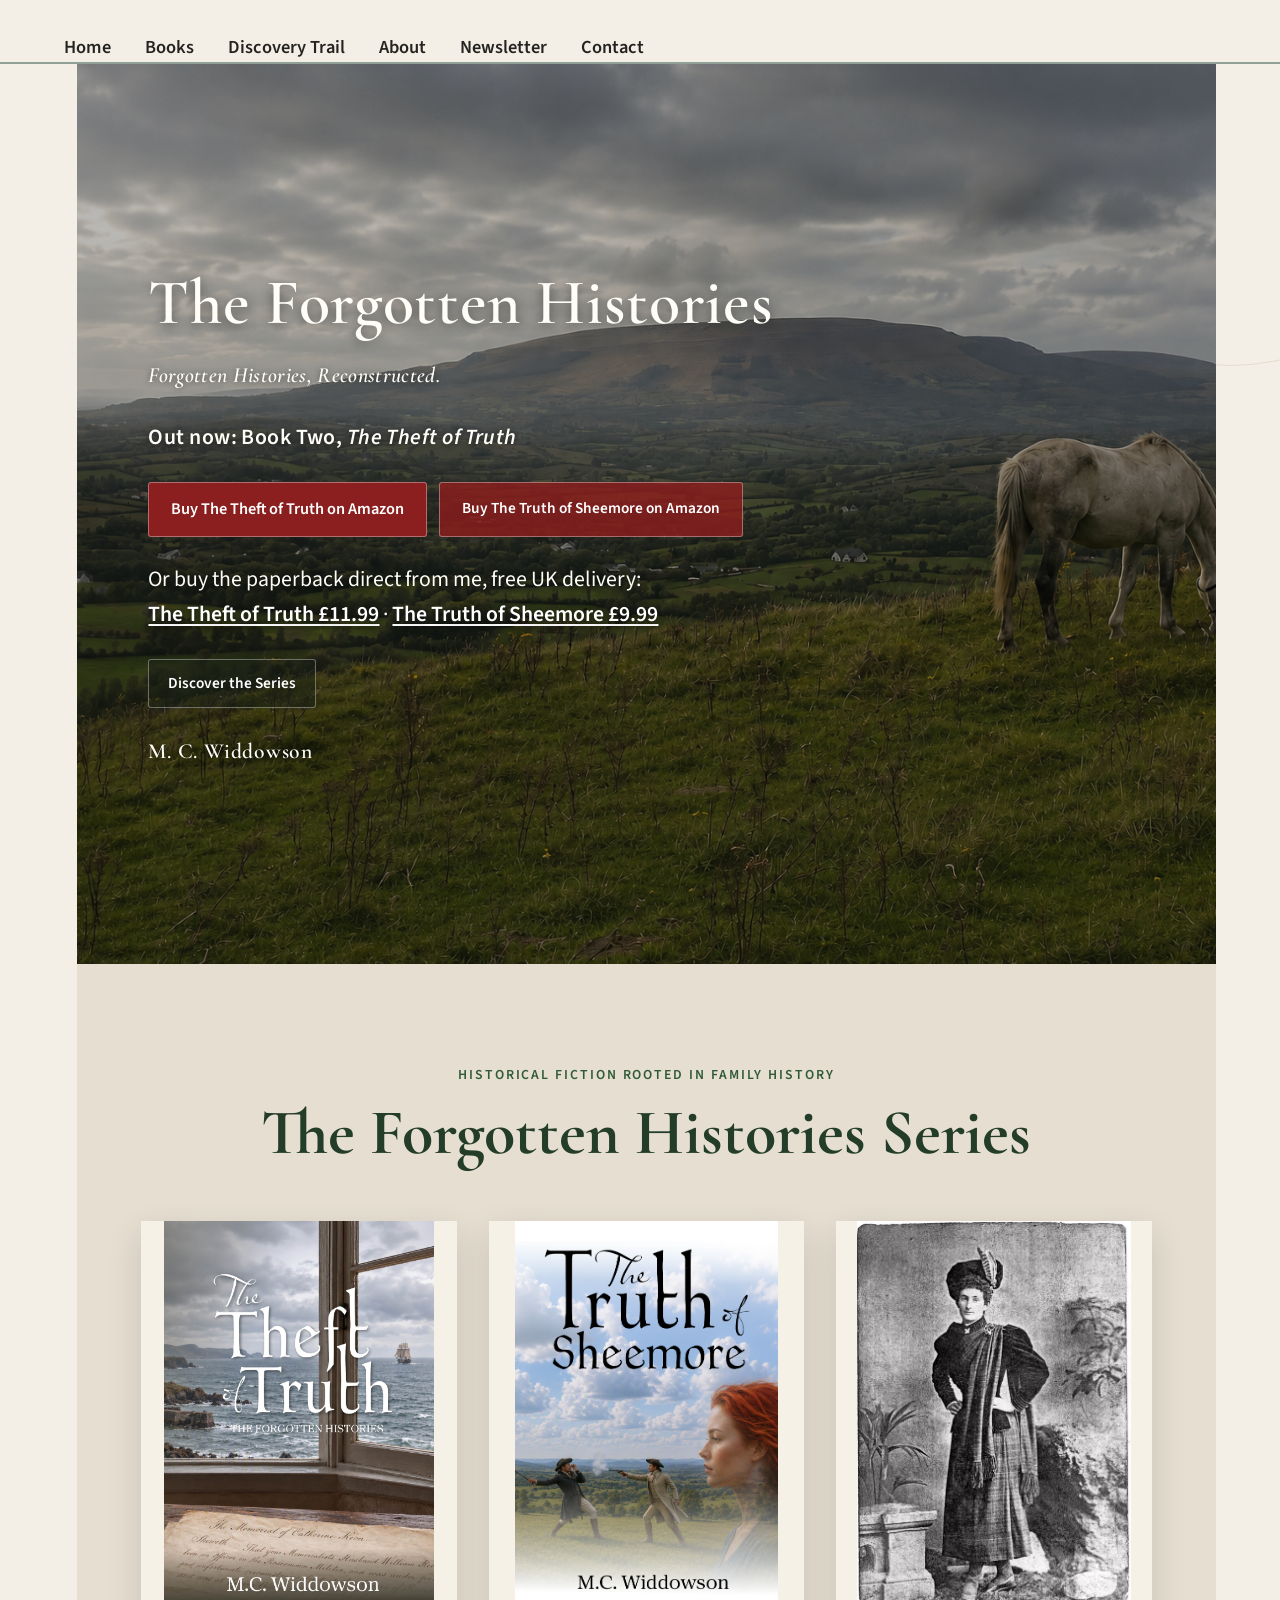
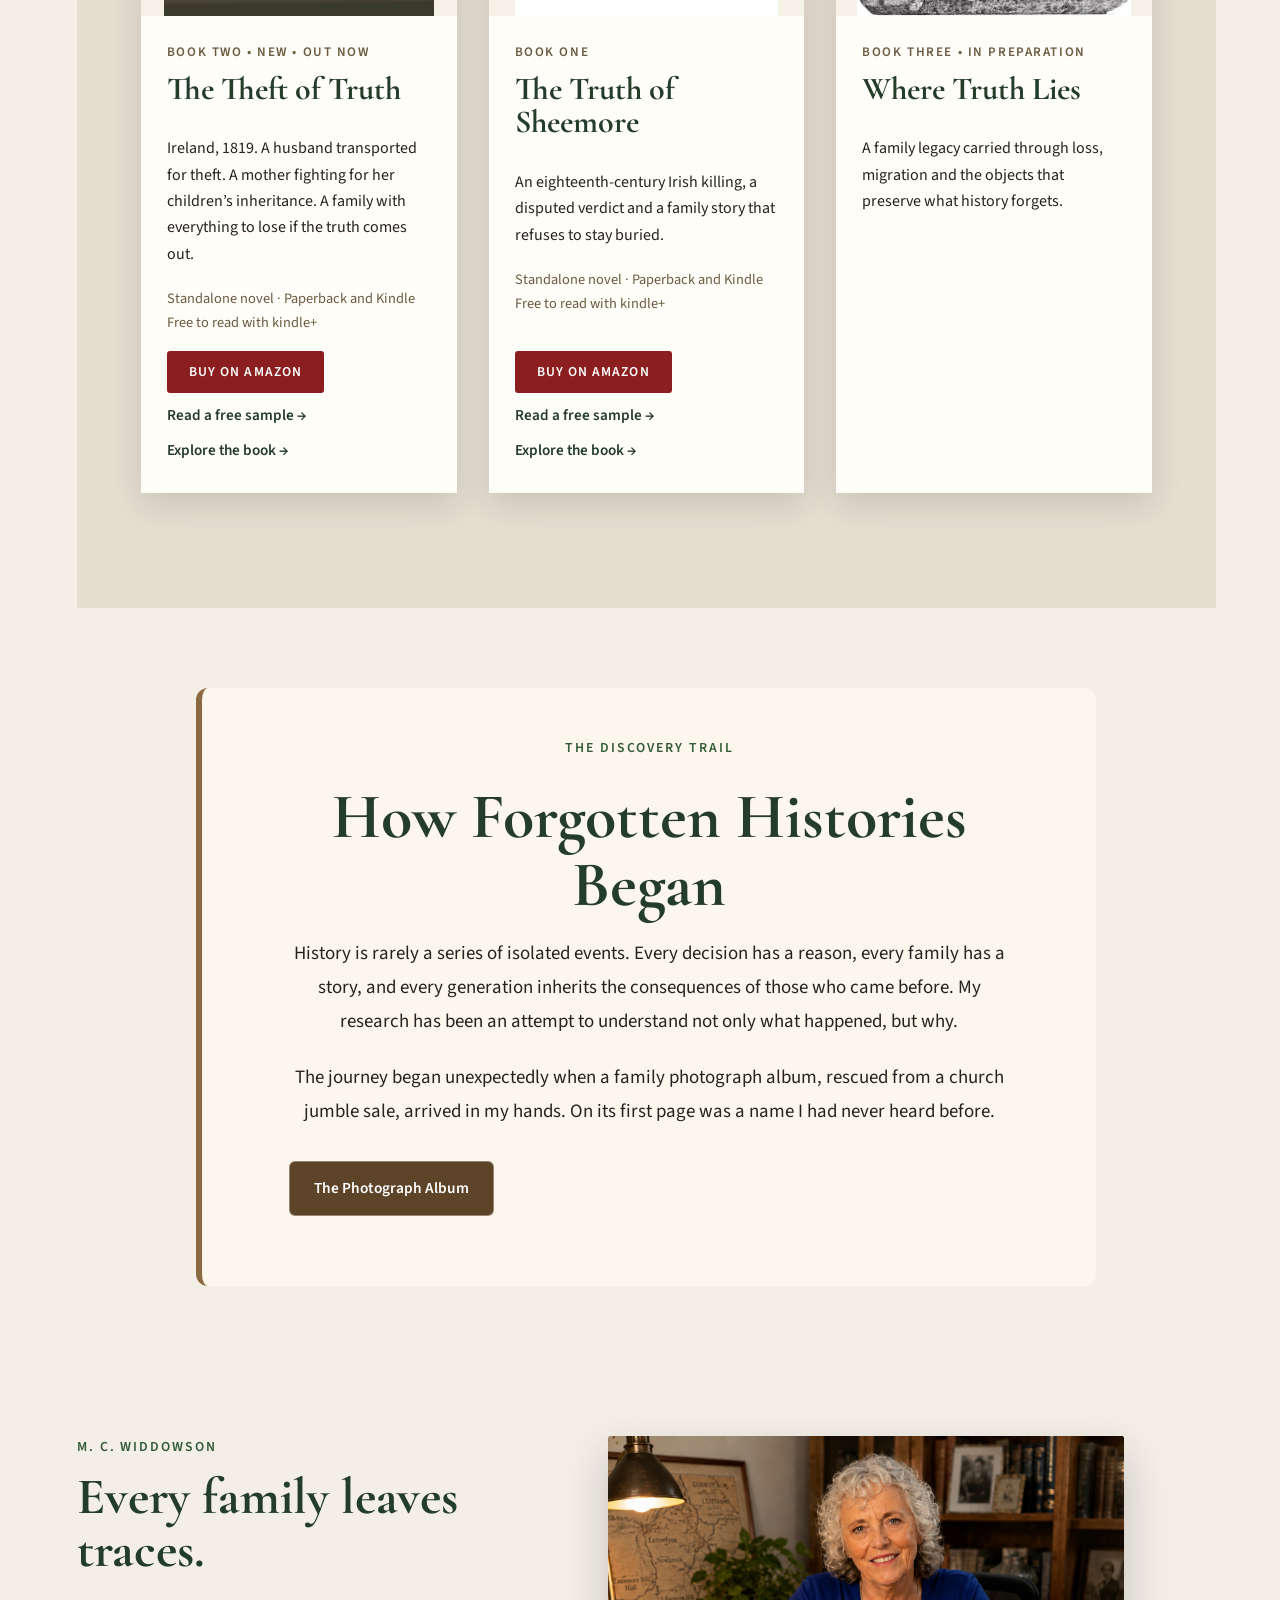
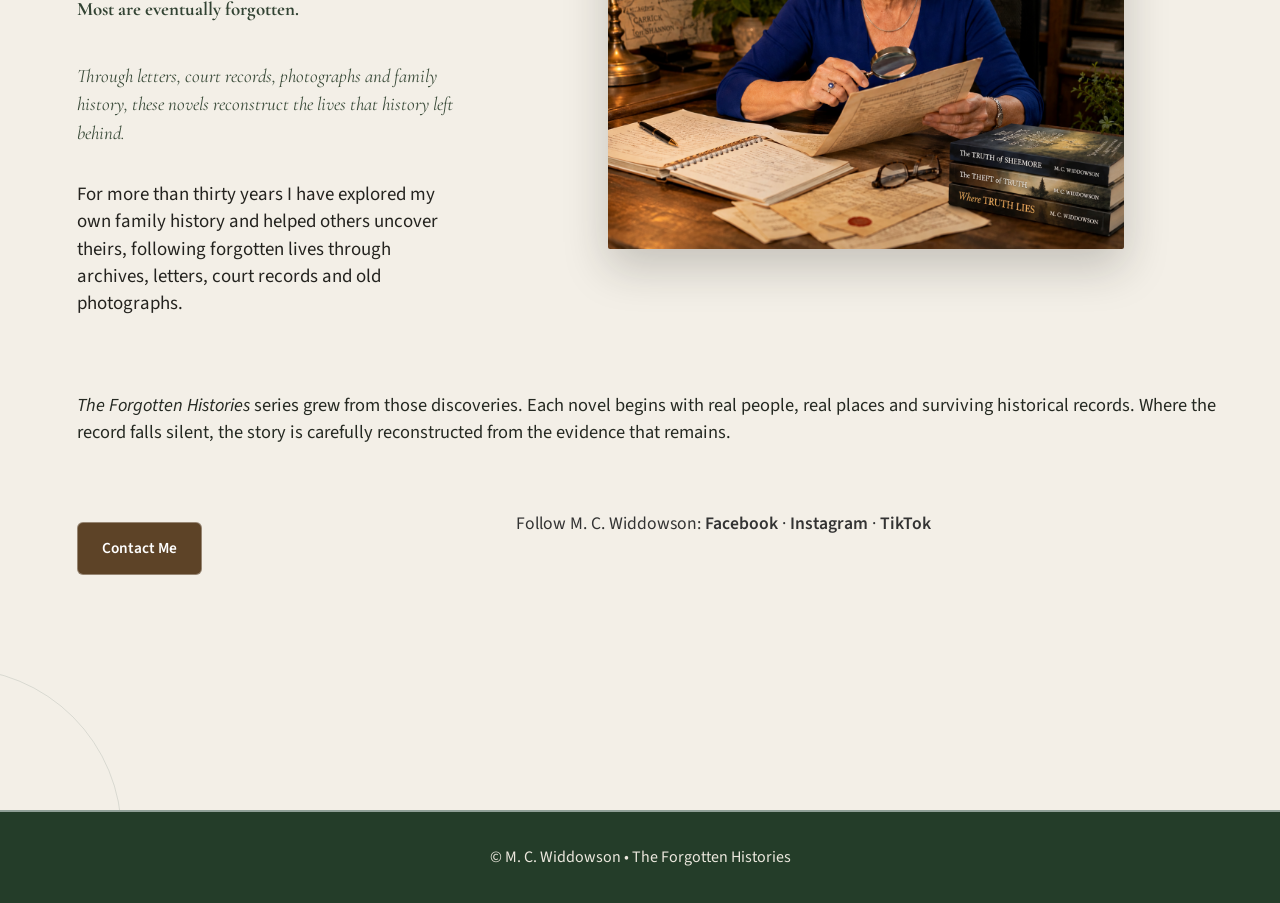
<file: index.html>
<!DOCTYPE html>
<html lang="en">
<head>
  <meta charset="UTF-8">
  <meta name="viewport" content="width=device-width, initial-scale=1.0">
<title>The Forgotten Histories | M. C. Widdowson</title>
<meta name="description" content="The Forgotten Histories by M. C. Widdowson. Historical fiction inspired by real family history, archives, court records and forgotten lives.">
  <link rel="preconnect" href="https://fonts.googleapis.com">
  <link rel="preconnect" href="https://fonts.gstatic.com" crossorigin>
  <link href="https://fonts.googleapis.com/css2?family=Cormorant+Garamond:wght@400;600;700&family=Source+Sans+3:wght@300;400;600&display=swap" rel="stylesheet">
  <link rel="stylesheet" href="style.css">
</head>
<body>
  <nav aria-label="Main navigation">
    <ul>
      <li><a href="index.html">Home</a></li>
      <li><a href="#books">Books</a></li>
      <li><a href="#discovery">Discovery Trail</a></li>
      <li><a href="#about">About</a></li>
      <li><a href="#newsletter">Newsletter</a></li>
      <li><a href="#contact">Contact</a></li>
    </ul>
  </nav>

<main>

 <section class="book-intro">
  
<header class="hero" id="forgotten-histories">
  

  <div class="hero-content">
    <h1>The Forgotten Histories</h1>
    <p class="hero-tagline">Forgotten Histories, Reconstructed.</p>
    <p class="hero-new">Out now: Book Two, <em>The Theft of Truth</em></p>
    <div class="hero-buttons">
      <a class="button button-buy" href="https://www.amazon.co.uk/dp/B0HP265FR1" target="_blank" rel="noopener">Buy The Theft of Truth on Amazon</a>
      <a class="button button-buy button-buy-second" href="https://www.amazon.co.uk/dp/B0HDQBMN4W" target="_blank" rel="noopener">Buy The Truth of Sheemore on Amazon</a>
    </div>
    <p class="hero-direct">Or buy the paperback direct from me, free UK delivery:
      <a href="https://buy.stripe.com/00weVfbpf2nqaHXcKiffy01" target="_blank" rel="noopener">The Theft of Truth £11.99</a> ·
      <a href="https://buy.stripe.com/eVq6oJ1OF0fi6rH11Affy00" target="_blank" rel="noopener">The Truth of Sheemore £9.99</a></p>
    <div class="hero-buttons">
      <a class="button button-quiet" href="#books">Discover the Series</a>
    </div>
    <div class="authorline">M. C. Widdowson</div>
  </div>
</header>


  <section id="books" class="books">
    <p class="eyebrow">Historical fiction rooted in family history</p>
    <h2>The Forgotten Histories Series</h2>
<div class="series-grid">
    <article class="book-card">
    <a class="book-image-link" href="theft-of-truth.html">
      <img src="theft-cover.jpg" alt="Cover of The Theft of Truth by M. C. Widdowson">
    </a>
    <div class="book-copy">
          <p class="book-number">Book Two • New • Out now</p>
          <h3>The Theft of Truth</h3>
          <p>Ireland, 1819. A husband transported for theft. A mother fighting for her children’s inheritance. A family with everything to lose if the truth comes out.</p>
          <p class="book-formats">Standalone novel · Paperback and Kindle<br>Free to read with kindle+</p>
          <div class="buy-row">
            <a class="book-button" href="https://www.amazon.co.uk/dp/B0HP265FR1" target="_blank" rel="noopener">Buy on Amazon</a>
            <a class="explore-link" href="https://read.amazon.co.uk/kp/embed?asin=B0HHRXZYHZ&amp;preview=newtab" target="_blank" rel="noopener">Read a free sample <span aria-hidden="true">→</span></a>
            <a class="explore-link" href="theft-of-truth.html">Explore the book <span aria-hidden="true">→</span></a>
          </div>
         </div>
      </article>

      <article class="book-card">
  <a class="book-image-link" href="sheemore.html">
    <img
      class="book-card-image"
      src="truth-of-sheemore-cover.png"
      alt="The Truth of Sheemore by M. C. Widdowson">
  </a>

  <div class="book-card-content">
    <p class="book-number">Book One</p>

    <h3>The Truth of Sheemore</h3>

    <p class="book-summary">
      An eighteenth-century Irish killing, a disputed verdict and a
      family story that refuses to stay buried.
    </p>

    <p class="book-formats">Standalone novel · Paperback and Kindle<br>Free to read with kindle+</p>
    <div class="buy-row">
      <a class="book-button" href="https://www.amazon.co.uk/dp/B0HDQBMN4W" target="_blank" rel="noopener">Buy on Amazon</a>
      <a class="explore-link" href="https://read.amazon.co.uk/kp/embed?asin=B0HDQBMN4W&amp;preview=newtab" target="_blank" rel="noopener">Read a free sample <span aria-hidden="true">→</span></a>
      <a class="explore-link" href="sheemore.html">Explore the book <span aria-hidden="true">→</span></a>
    </div>
  </div>
</article>

      <article class="book-card">
       <img src="where-truth-lies.jpg" alt="Historical family photograph connected with Where Truth Lies">
        <div class="book-copy">
          <p class="book-number">Book Three • In Preparation</p>
          <h3>Where Truth Lies</h3>
          <p>A family legacy carried through loss, migration and the objects that preserve what history forgets.</p>

        </div>
      </article>
    </div>
  </section>

 
  
  <section id="discovery" class="teaser alternate">
  <p class="eyebrow">The Discovery Trail</p>

  <h2>How Forgotten Histories Began</h2>

  <p>
    History is rarely a series of isolated events. Every decision has a reason,
    every family has a story, and every generation inherits the consequences of
    those who came before. My research has been an attempt to understand not
    only what happened, but why.
  </p>

  

  <p>
    The journey began unexpectedly when a family photograph album, rescued from
    a church jumble sale, arrived in my hands. On its first page was a name I
    had never heard before.
  </p>

  <p class="button-row">
   <a class="button" href="photograph-album.html">The Photograph Album</a>
    
  </p>
</section>
<section id="about" class="welcome">
    <div class="welcome-text">
      <p class="eyebrow">M. C. Widdowson</p>
      <h2>Every family leaves traces.</h2>

      <p class="about-lead"><strong>Most are eventually forgotten.</strong></p>

      <p class="about-mission"><em>Through letters, court records, photographs and family history,
      these novels reconstruct the lives that history left behind.</em></p>

      <p class="about-history">For more than thirty years I have explored my own family history and helped others uncover theirs, following forgotten lives through archives, letters, court records and old photographs.</p>
    </div>

    <div class="author-photo">
      <img src="author.png" alt="M. C. Widdowson examining a historical document at her desk">
    </div>

    <p class="about-closing"><em>The Forgotten Histories</em> series grew from those discoveries. Each novel begins with real people, real places and surviving historical records. Where the record falls silent, the story is carefully reconstructed from the evidence that remains.</p>
    <p class="button-row" id="contact">
  <a class="button" href="mailto:widdowson.mad@icloud.com">Contact Me</a>
</p>
<p class="social-links">
  Follow M. C. Widdowson:
  <a href="https://www.facebook.com/profile.php?id=61592812029102" target="_blank" rel="noopener">Facebook</a>
  <span>·</span>
  <a href="https://www.instagram.com/maddy_wid/" target="_blank" rel="noopener">Instagram</a>
  <span>·</span>
  <a href="https://www.tiktok.com/@caldycat55" target="_blank" rel="noopener">TikTok</a>
</p>

  </section>
<section class="newsletter-signup" id="newsletter">

  <script async data-uid="835c51f459"

          src="https://m-c-widdowson.kit.com/835c51f459/index.js"></script>

</section>

</section>
</main>
<footer>
  <p>© M. C. Widdowson • The Forgotten Histories</p>
</footer>

<script data-goatcounter="https://mcwiddowson.goatcounter.com/count"
        async src="//gc.zgo.at/count.js"></script>


</body>
</html>
</file>
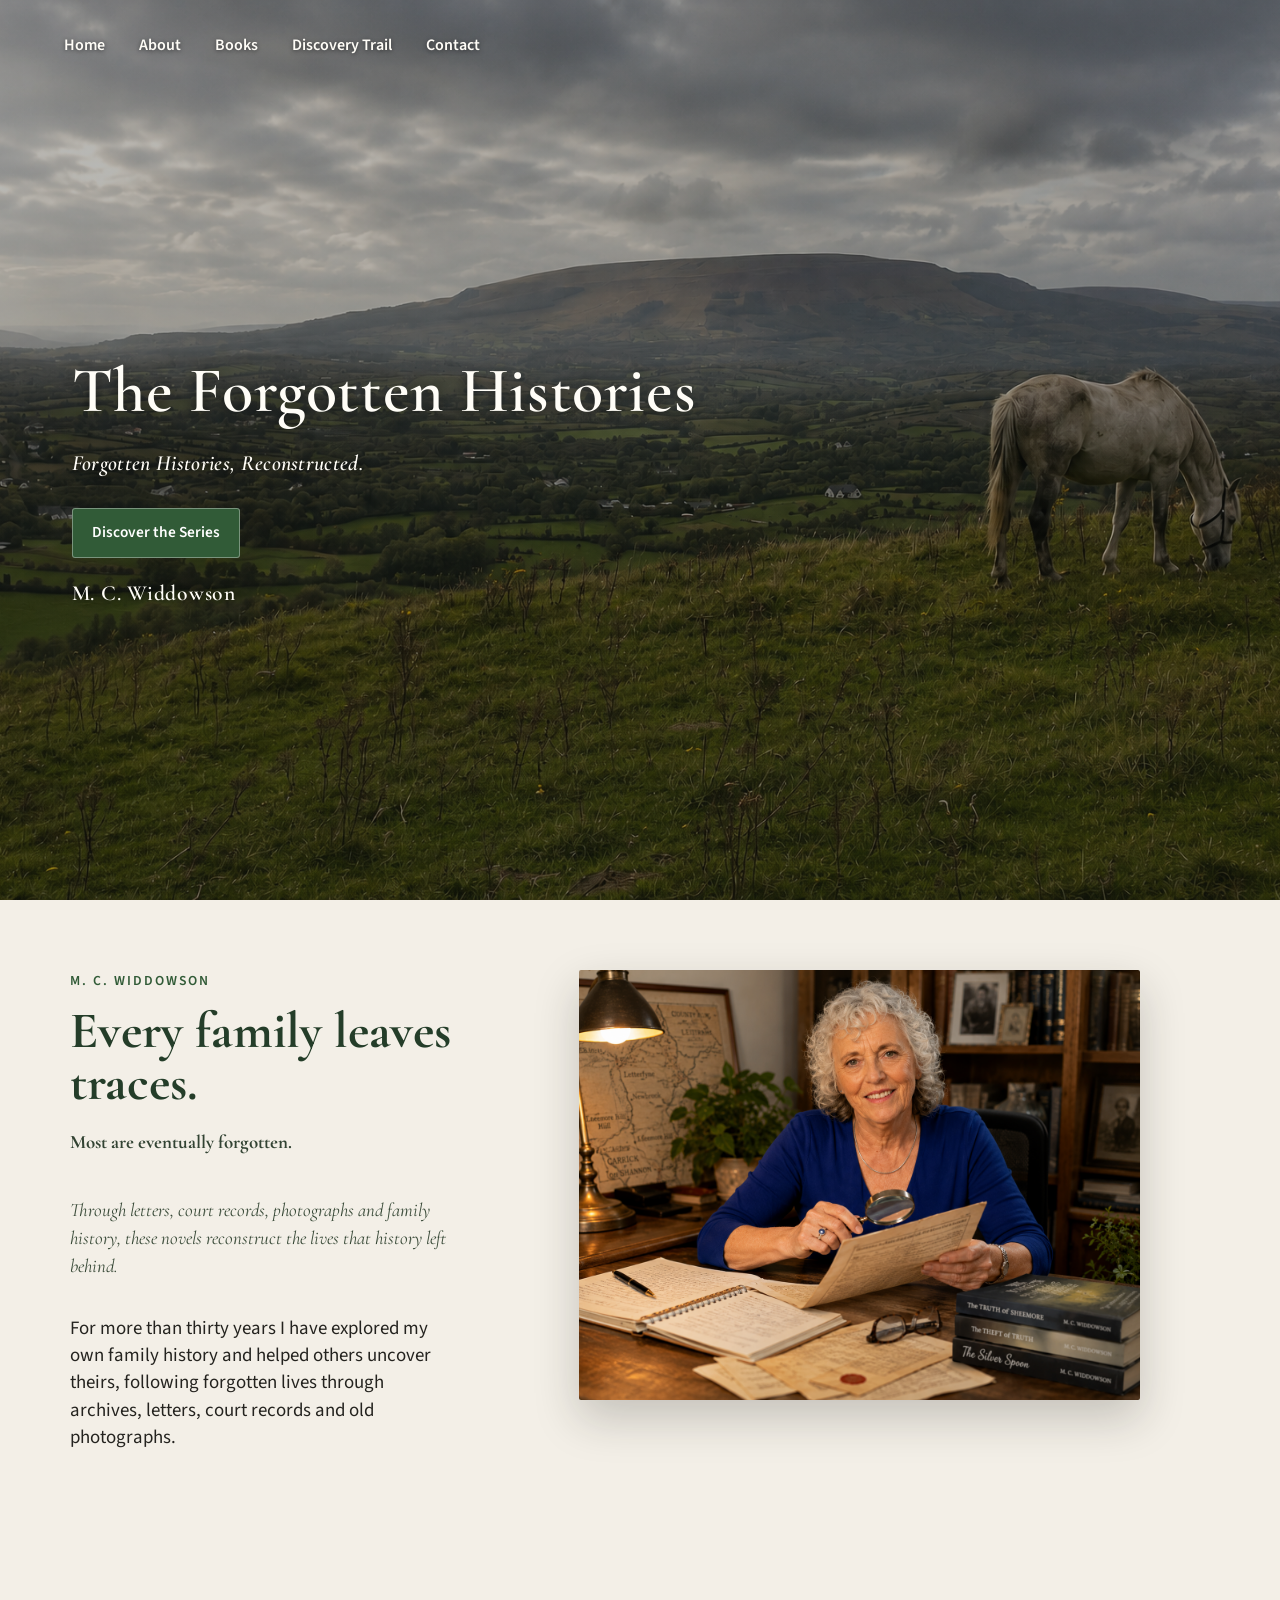
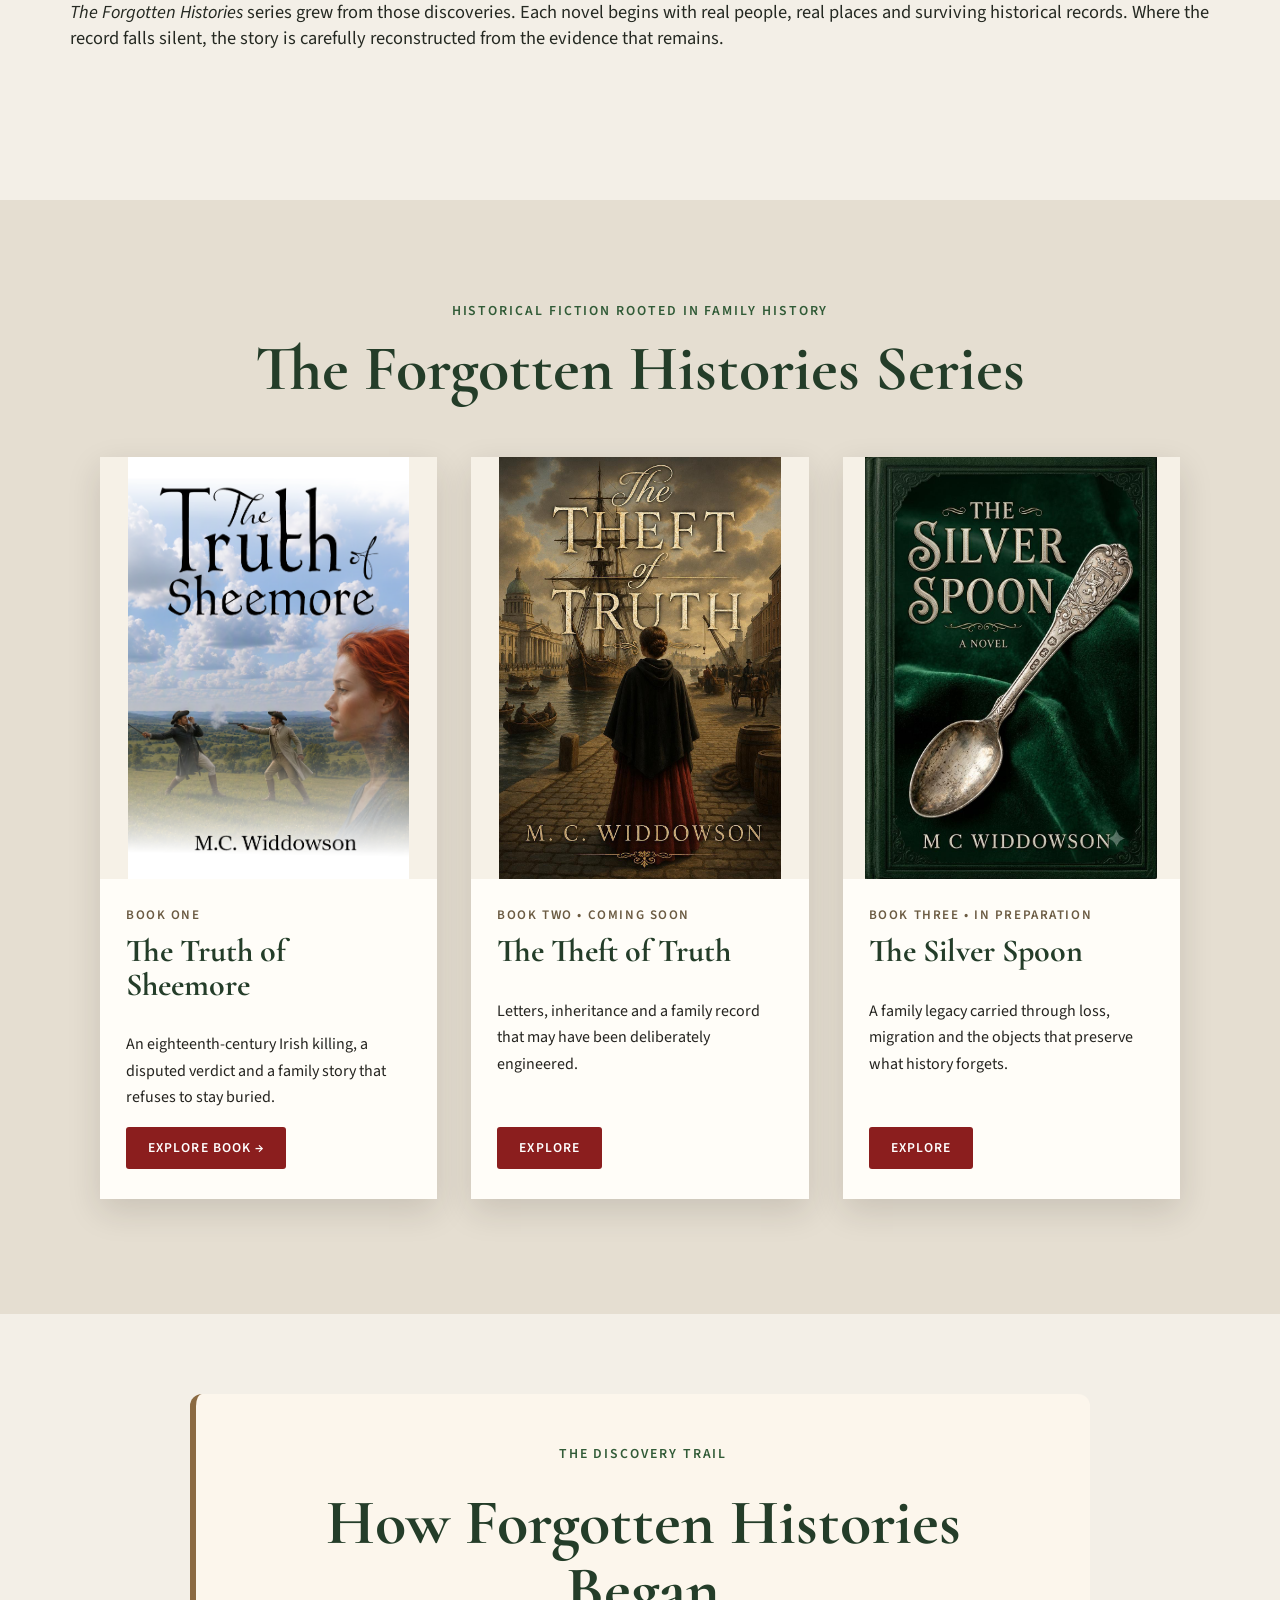
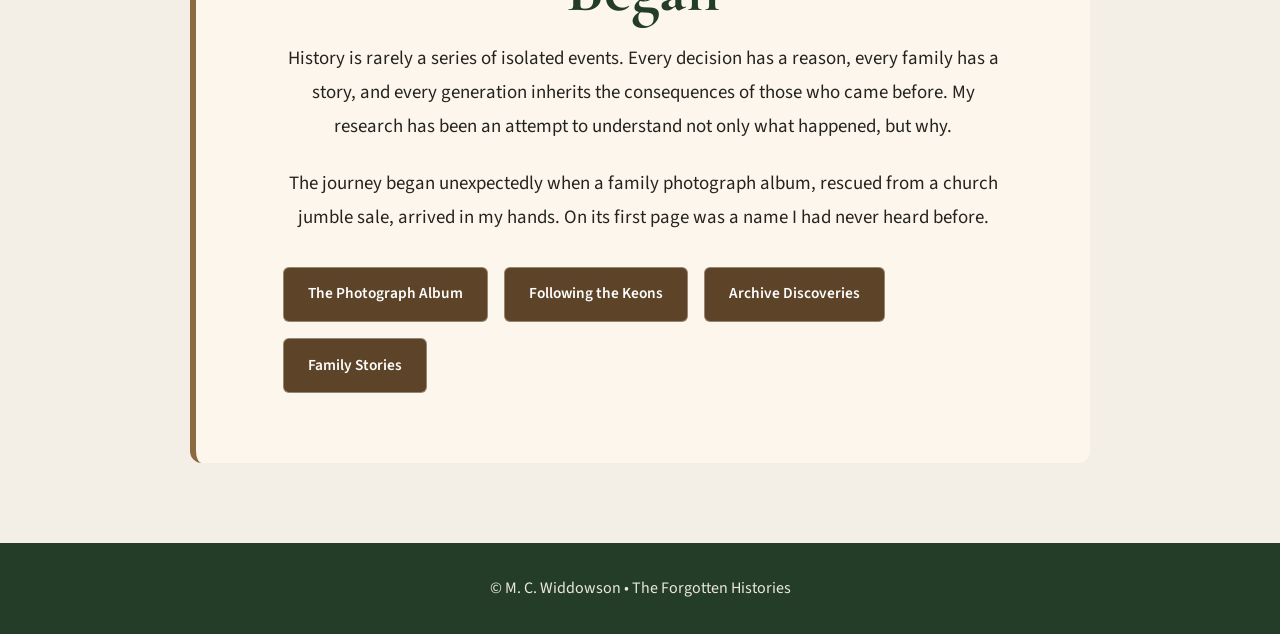
<file: The-Forgotten-Histories-main/index.html>
<!DOCTYPE html>
<html lang="en">
<head>
  <meta charset="UTF-8">
  <meta name="viewport" content="width=device-width, initial-scale=1.0">
  <title>The Forgotten Histories | M. C. Widdowson</title>
  <link rel="preconnect" href="https://fonts.googleapis.com">
  <link rel="preconnect" href="https://fonts.gstatic.com" crossorigin>
  <link href="https://fonts.googleapis.com/css2?family=Cormorant+Garamond:wght@400;600;700&family=Source+Sans+3:wght@300;400;600&display=swap" rel="stylesheet">
  <link rel="stylesheet" href="style.css">
</head>
<body>

<header class="hero">
  <nav aria-label="Main navigation">
    <ul>
      <li><a href="#">Home</a></li>
      <li><a href="#about">About</a></li>
      <li><a href="#books">Books</a></li>
      <li><a href="#discovery">Discovery Trail</a></li>
                  <li><a href="#contact">Contact</a></li>
    </ul>
  </nav>

  <div class="hero-content">
    <h1>The Forgotten Histories</h1>
    <p class="hero-tagline">Forgotten Histories, Reconstructed.</p>
    <a class="button" href="#books">Discover the Series</a>
    <div class="authorline">M. C. Widdowson</div>
  </div>
</header>

<main>
  <section id="about" class="welcome">
    <div class="welcome-text">
      <p class="eyebrow">M. C. Widdowson</p>
      <h2>Every family leaves traces.</h2>

      <p class="about-lead"><strong>Most are eventually forgotten.</strong></p>

      <p class="about-mission"><em>Through letters, court records, photographs and family history,
      these novels reconstruct the lives that history left behind.</em></p>

      <p class="about-history">For more than thirty years I have explored my own family history and helped others uncover theirs, following forgotten lives through archives, letters, court records and old photographs.</p>
    </div>

    <div class="author-photo">
      <img src="author.png" alt="M. C. Widdowson examining a historical document at her desk">
    </div>

    <p class="about-closing"><em>The Forgotten Histories</em> series grew from those discoveries. Each novel begins with real people, real places and surviving historical records. Where the record falls silent, the story is carefully reconstructed from the evidence that remains.</p>
  </section>

  <section id="books" class="books">
    <p class="eyebrow">Historical fiction rooted in family history</p>
    <h2>The Forgotten Histories Series</h2>
<div class="book-grid"> 
    <article class="book-card">
  <a class="book-image-link" href="sheemore.html">
    <img
      class="book-card-image"
      src="truth-cover.png"
      alt="The Truth of Sheemore by M. C. Widdowson">
  </a>

  <div class="book-card-content">
    <p class="book-number">Book One</p>

    <h3>The Truth of Sheemore</h3>

    <p class="book-summary">
      An eighteenth-century Irish killing, a disputed verdict and a
      family story that refuses to stay buried.
    </p>

    <a class="book-button" href="sheemore.html">
      Explore Book
      <span aria-hidden="true">→</span>
    </a>
  </div>
</article>

      <article class="book-card">
    <img src="theft-cover.jpg" alt="Temporary cover of The Theft of Truth">
    <div class="book-copy">
          <p class="book-number">Book Two • Coming Soon</p>
          <h3>The Theft of Truth</h3>
          <p>Letters, inheritance and a family record that may have been deliberately engineered.</p>
 <a class="book-button" href=""#">
  Explore
   </a>
         </div>
      </article>

      <article class="book-card">
        <img src="silver-spoon-cover.jpg" alt="Temporary cover of The Silver Spoon">
        <div class="book-copy">
          <p class="book-number">Book Three • In Preparation</p>
          <h3>The Silver Spoon</h3>
          <p>A family legacy carried through loss, migration and the objects that preserve what history forgets.</p>
<a class="book-button" href=""#">
  Explore
   </a>
        </div>
      </article>
    </div>
  </section>

  <section id="discovery" class="teaser alternate">
  <p class="eyebrow">The Discovery Trail</p>

  <h2>How Forgotten Histories Began</h2>

  <p>
    History is rarely a series of isolated events. Every decision has a reason,
    every family has a story, and every generation inherits the consequences of
    those who came before. My research has been an attempt to understand not
    only what happened, but why.
  </p>

  <p>
    The journey began unexpectedly when a family photograph album, rescued from
    a church jumble sale, arrived in my hands. On its first page was a name I
    had never heard before.
  </p>

  <p class="button-row">
    <a class="button" href="#">The Photograph Album</a>
    <a class="button" href="#">Following the Keons</a>
    <a class="button" href="#">Archive Discoveries</a>
    <a class="button" href="#">Family Stories</a>
  </p>
</section>
</main>

<footer id="contact">
  <p>© M. C. Widdowson • The Forgotten Histories</p>
</footer>

</body>
</html>
</file>
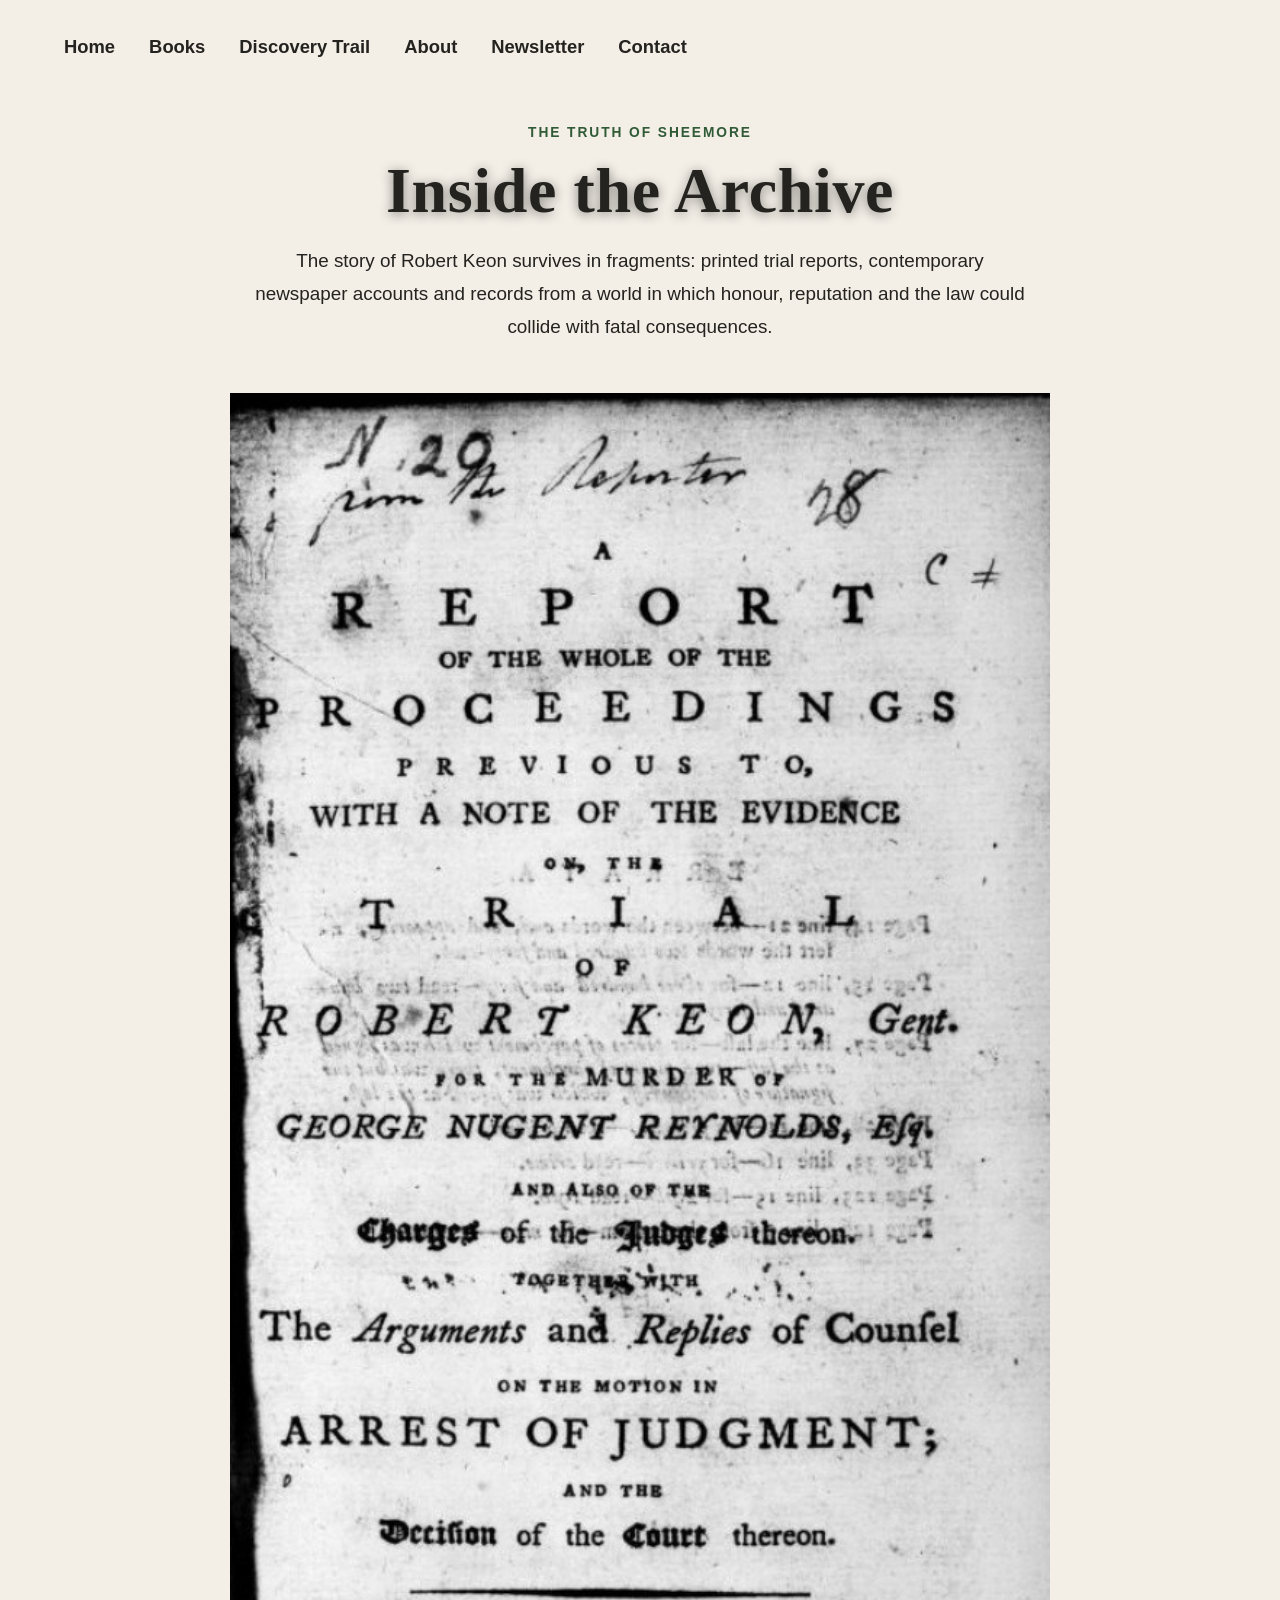
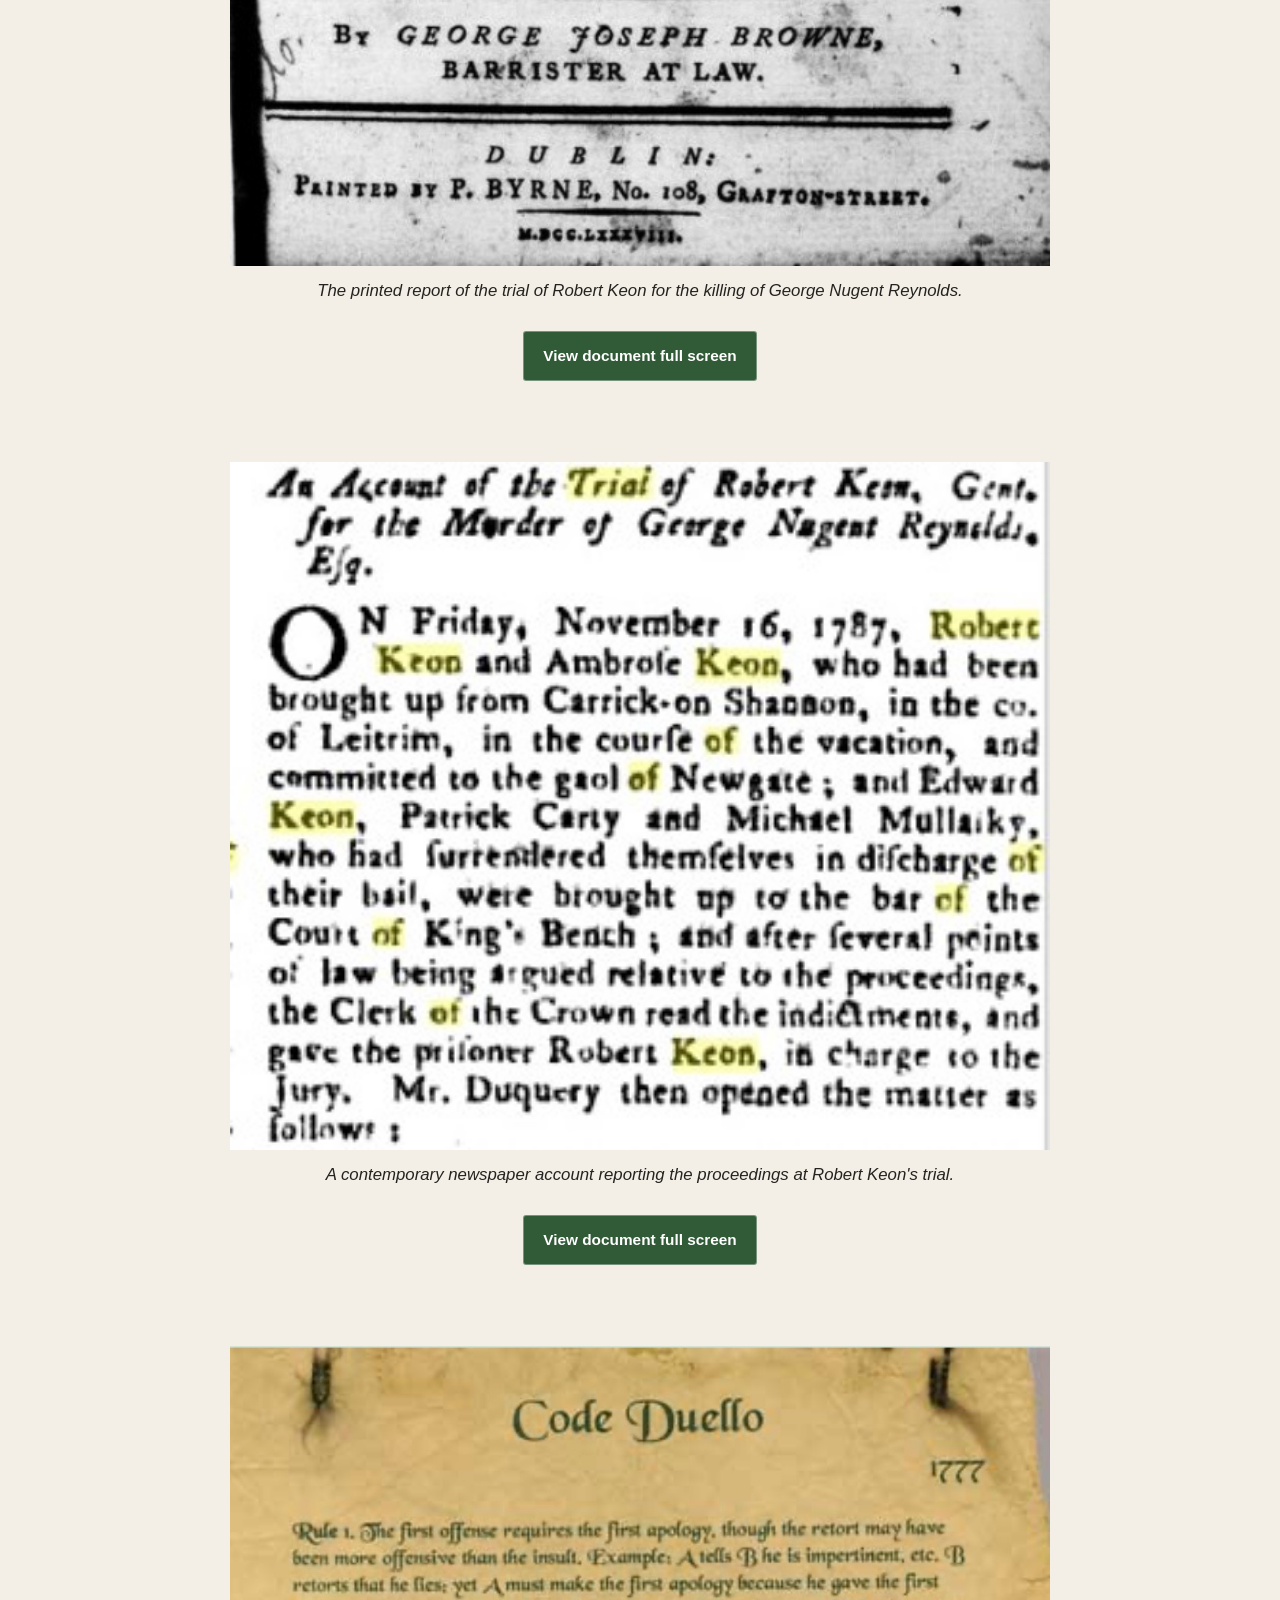
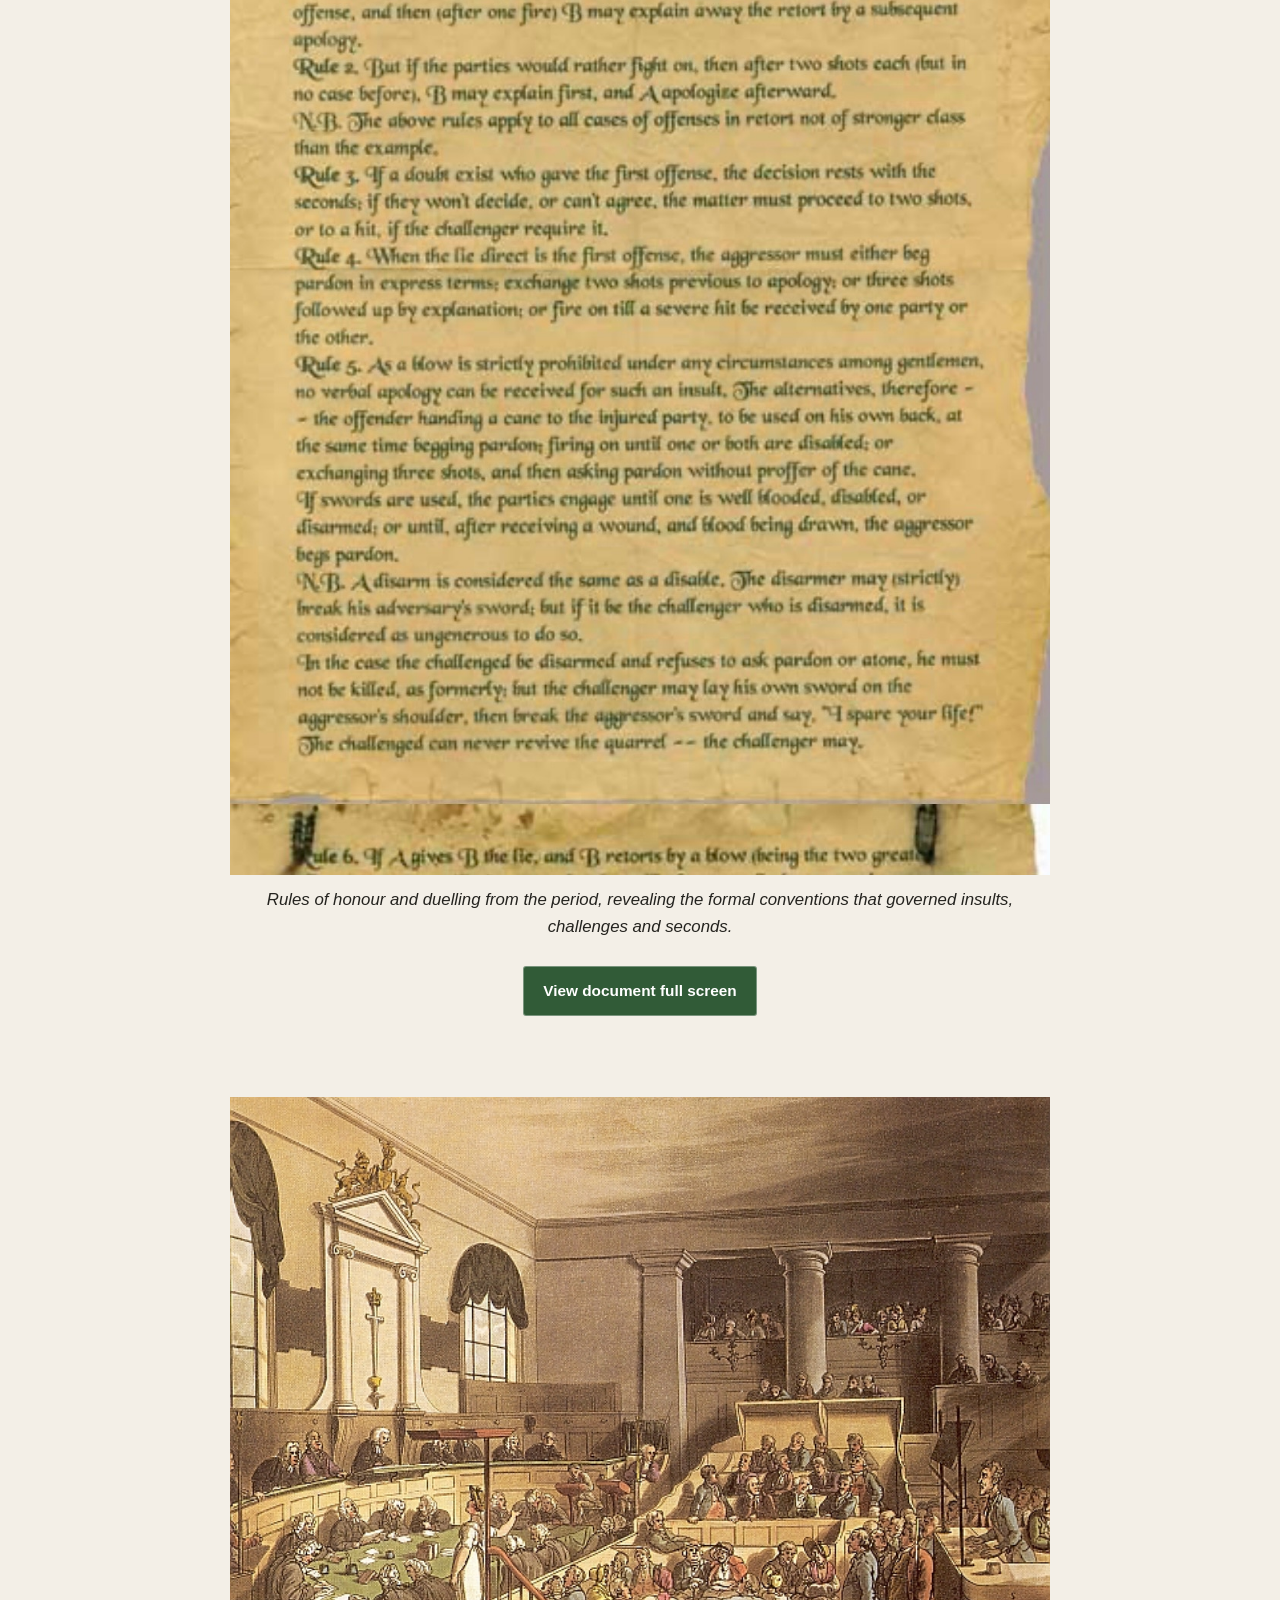
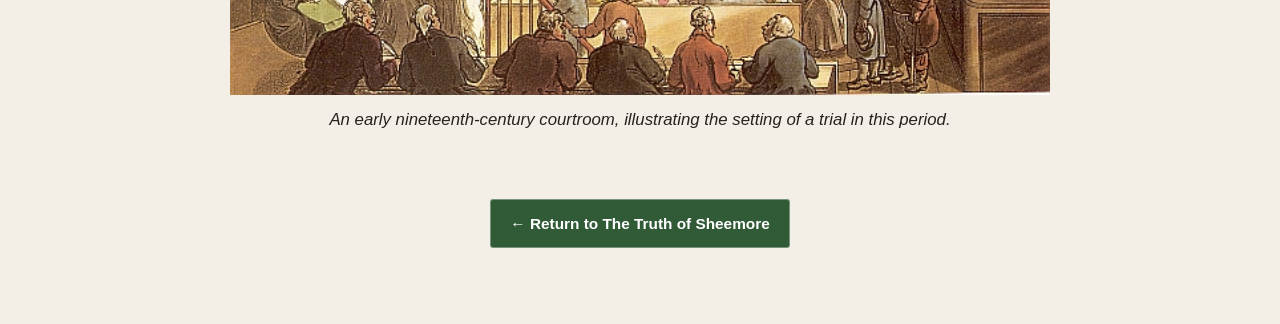
<file: archive.html>
<!DOCTYPE html>
<html lang="en-GB">
<head>
  <meta charset="UTF-8">
  <meta name="viewport" content="width=device-width, initial-scale=1.0">

  <title>Inside the Archive | M. C. Widdowson</title>
<meta name="description" content="Explore the historical records, court reports and surviving evidence behind The Truth of Sheemore and the 1786 killing on Sheemore Hill in County Leitrim.">
  <link rel="stylesheet" href="style.css">

  <style>
    .archive-page {
      max-width: 1050px;
      margin: 0 auto;
      padding: 60px 24px;
      text-align: center;
    }

    .archive-page h1 {
      margin: 0 auto 20px;
      max-width: none;
      text-align: center;
    }

    .archive-intro {
      max-width: 780px;
      margin: 0 auto 50px;
      font-size: 1.18rem;
      line-height: 1.75;
    }

    .archive-item {
      margin: 0 auto 65px;
    }

    .archive-image {
      display: block;
      width: 100%;
      max-width: 820px;
      height: auto;
      margin: 20px auto 12px;
      cursor: zoom-in;
    }

    .archive-caption {
      max-width: 760px;
      margin: 0 auto 18px;
      font-size: 1.05rem;
      font-style: italic;
      line-height: 1.6;
    }

    .document-link {
      display: inline-block;
      margin-top: 8px;
    }

    .doc-overlay {
      display: none;
      position: fixed;
      inset: 0;
      z-index: 9999;
      background: rgba(0, 0, 0, 0.92);
      padding: 10px;
      box-sizing: border-box;
      overflow: auto;
      align-items: flex-start;
      justify-content: center;
    }

    .doc-overlay:target {
      display: flex;
    }

    .doc-overlay img {
      display: block;
      width: auto;
      max-width: none;
      height: auto;
      margin: 30px auto;
    }

    .doc-close {
      position: fixed;
      top: 15px;
      right: 25px;
      color: white;
      font-size: 3rem;
      line-height: 1;
      text-decoration: none;
      z-index: 10000;
    }

    .return-link {
      margin-top: 50px;
    }
  </style>
</head>

<body>
  <nav aria-label="Main navigation">
    <ul>
      <li><a href="index.html">Home</a></li>
      <li><a href="index.html#books">Books</a></li>
      <li><a href="index.html#discovery">Discovery Trail</a></li>
      <li><a href="index.html#about">About</a></li>
      <li><a href="index.html#newsletter">Newsletter</a></li>
      <li><a href="index.html#contact">Contact</a></li>
    </ul>
  </nav>

  <section class="archive-page">

    <p class="eyebrow">THE TRUTH OF SHEEMORE</p>

    <h1>Inside the Archive</h1>

    <p class="archive-intro">
      The story of Robert Keon survives in fragments: printed trial reports,
      contemporary newspaper accounts and records from a world in which
      honour, reputation and the law could collide with fatal consequences.
    </p>


    <div class="archive-item">

      <img
  src="images/Trial-doc.jpg"
  alt="Title page of the printed trial report of Robert Keon"
  class="archive-image">

      <p class="archive-caption">
        The printed report of the trial of Robert Keon for the killing of
        George Nugent Reynolds.
      </p>

      <p class="document-link">
        <a class="button" href="#trial-report">
          View document full screen
        </a>
      </p>

    </div>


    <div class="archive-item">

      <a href="#newspaper-report">
        <img
          src="images/newspaper-trial.jpg"
          alt="Contemporary newspaper report of Robert Keon's trial"
          class="archive-image">
      </a>

      <p class="archive-caption">
        A contemporary newspaper account reporting the proceedings at
        Robert Keon's trial.
      </p>

      <p class="document-link">
        <a class="button" href="#newspaper-report">
          View document full screen
        </a>
      </p>

    </div>


    <div class="archive-item">

      <a href="#code-Duello">
        <img
          src="images/code-Duello.jpg"
          alt="Pages from the Code Duello"
          class="archive-image">
      </a>

      <p class="archive-caption">
        Rules of honour and duelling from the period, revealing the formal
        conventions that governed insults, challenges and seconds.
      </p>

      <p class="document-link">
        <a class="button" href="#code-Duello">
          View document full screen
        </a>
      </p>

    </div>


    <div class="archive-item">

      <img
        src="images/period-courtroom.jpg"
        alt="Early nineteenth-century courtroom interior"
        class="archive-image">

      <p class="archive-caption">
        An early nineteenth-century courtroom, illustrating the setting of
        a trial in this period.
      </p>

    </div>


    <p class="return-link">
      <a class="button" href="sheemore.html">
        ← Return to The Truth of Sheemore
      </a>
    </p>

  </section>

<div id="trial-report" class="doc-overlay">
  
    <a href="#" class="doc-close" aria-label="Close document">&times;</a>
    <img
      src="images/Trial-doc.jpg"
      alt="Title page of the printed trial report of Robert Keon">
  </div>


  <div id="newspaper-report" class="doc-overlay">
    <a href="#" class="doc-close" aria-label="Close document">&times;</a>
    <img
      src="images/newspaper-trial.jpg"
      alt="Contemporary newspaper report of Robert Keon's trial">
  </div>


  <div id="code-Duello" class="doc-overlay">
    <a href="#" class="doc-close" aria-label="Close document">&times;</a>
    <img
      src="images/code-Duello.jpg"
      alt="Pages from the Code Duello">
  </div>

  <script data-goatcounter="https://mcwiddowson.goatcounter.com/count"
          async src="//gc.zgo.at/count.js"></script>

</body>
</html>
</file>
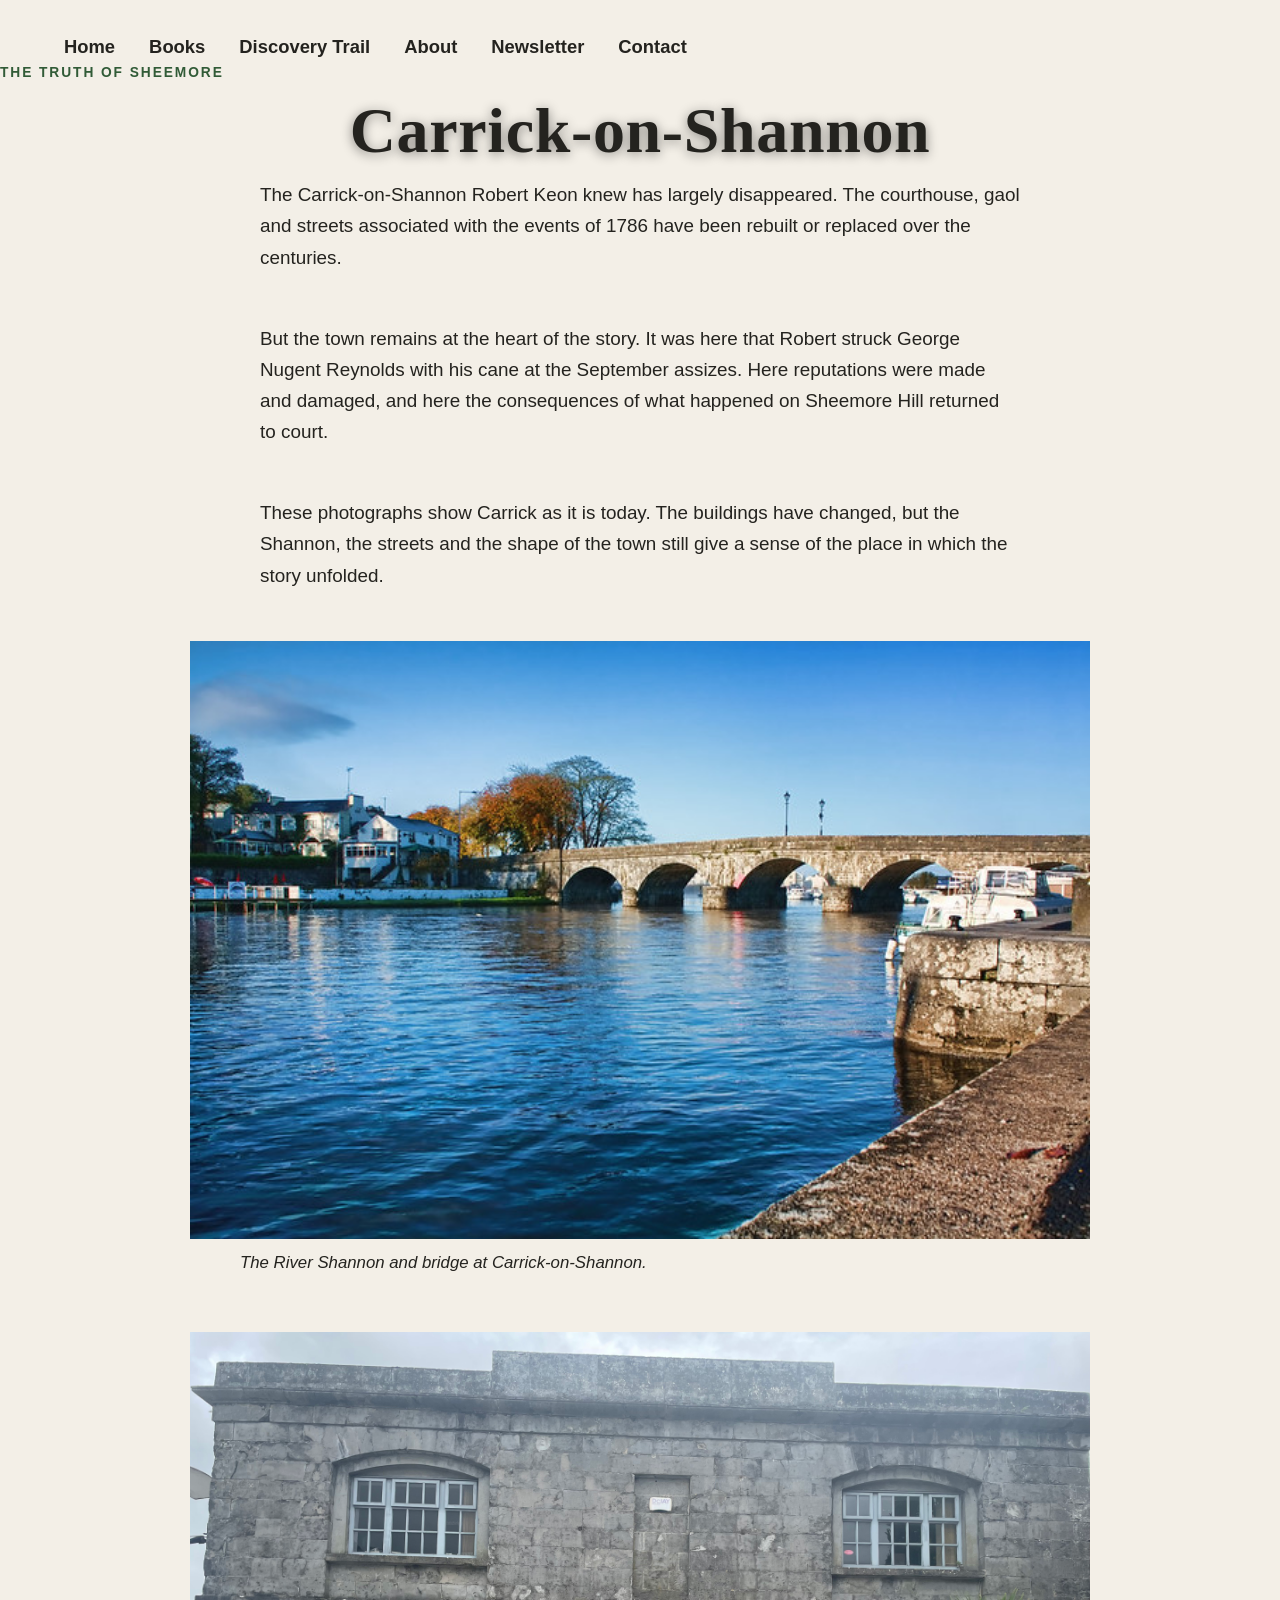
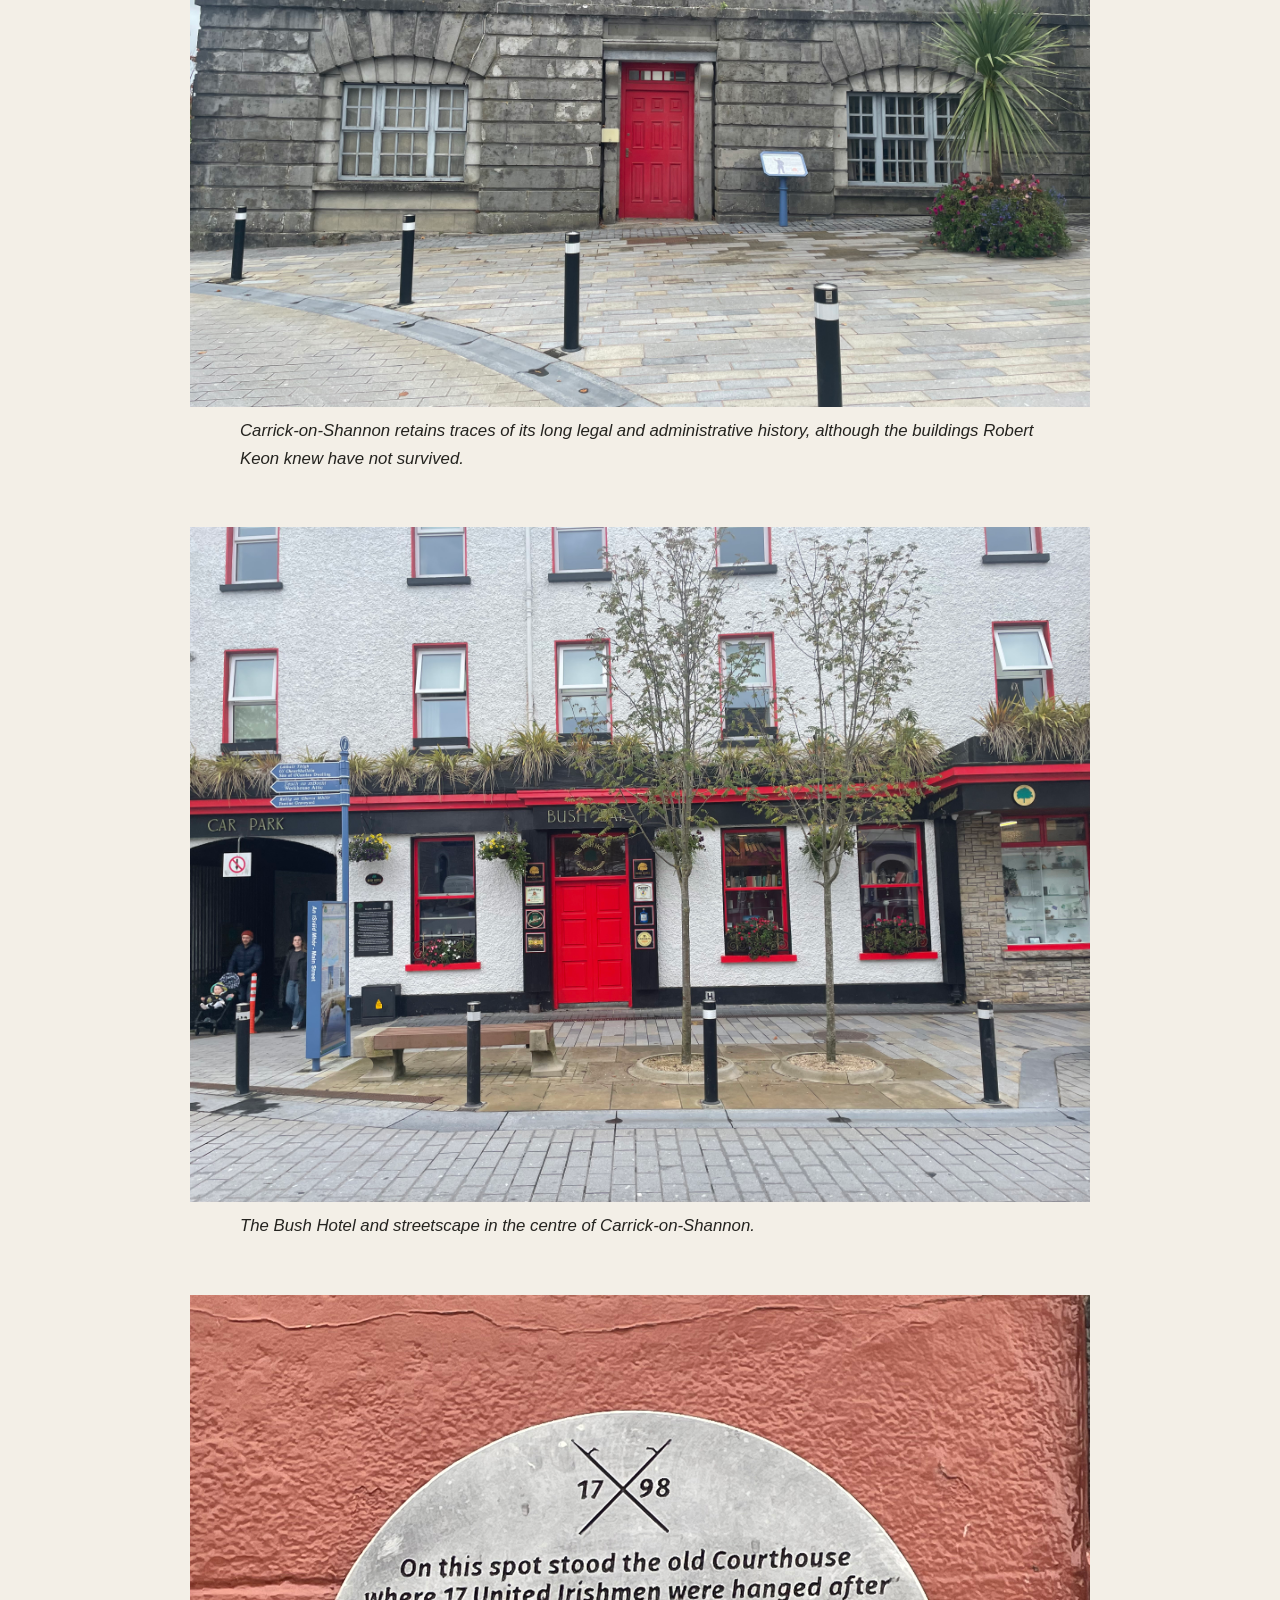
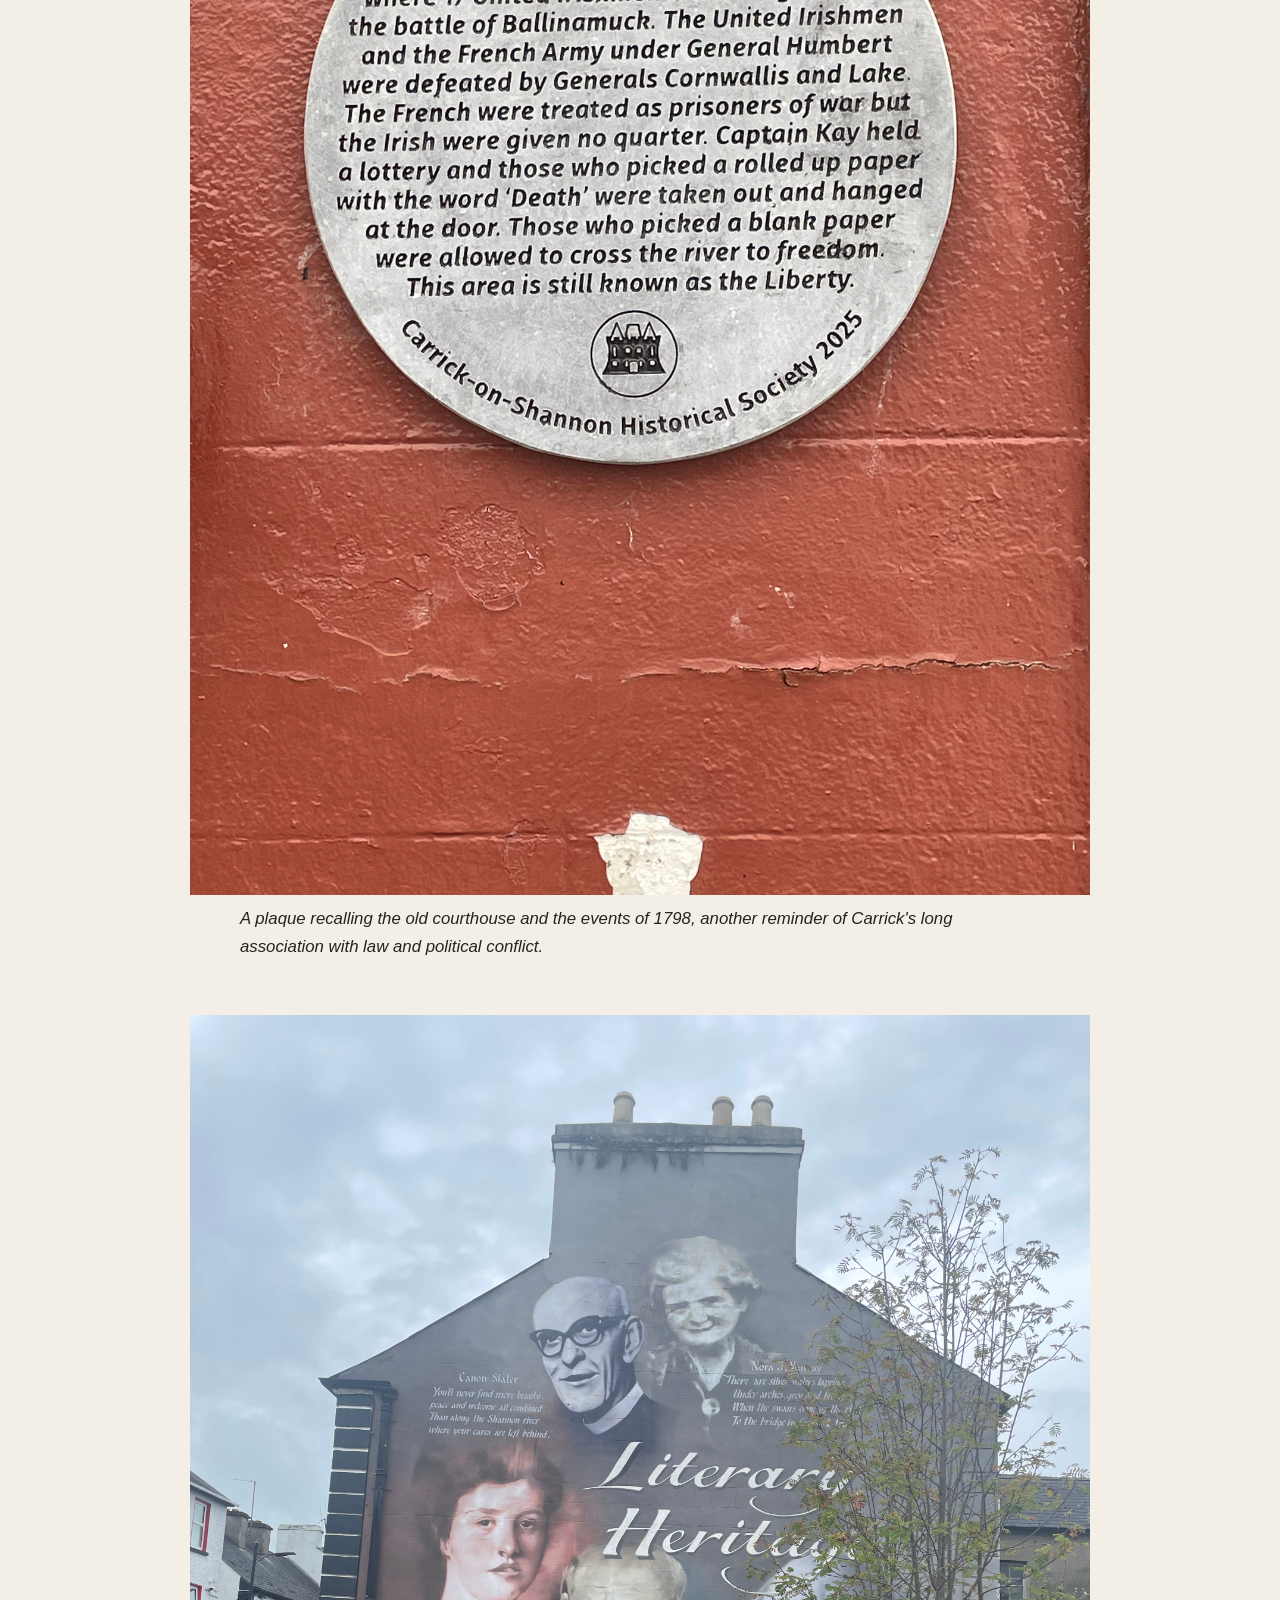
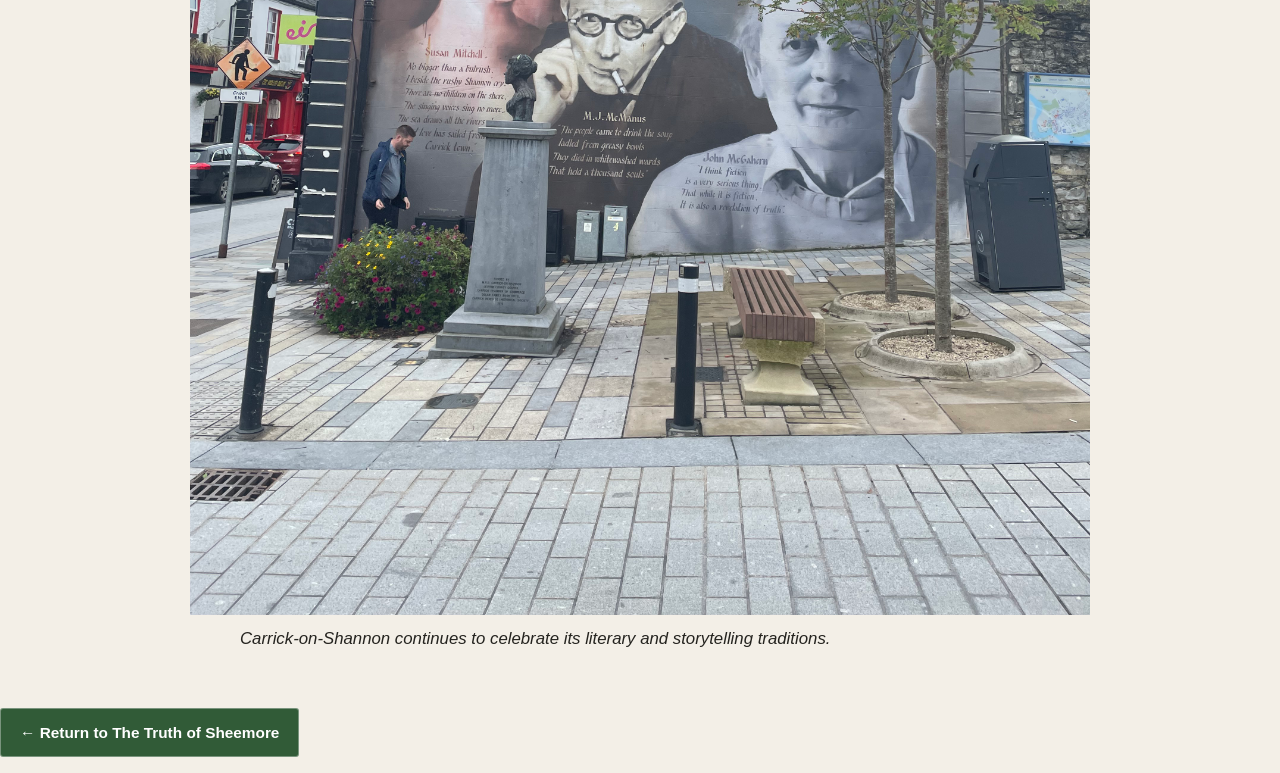
<file: carrick.html>
<!DOCTYPE html>
<html lang="en-GB">
<head>
  <meta charset="UTF-8">
  <meta name="viewport" content="width=device-width, initial-scale=1.0">
  <title>Carrick-on-Shannon | The Truth of Sheemore</title>
<meta name="description" content="Explore eighteenth-century Carrick-on-Shannon in County Leitrim and its connection to the real events, people and trials behind the historical novel The Truth of Sheemore.">
  <link rel="stylesheet" href="style.css">

  <style>
   .sheemore-page h1 {
    margin: 0 auto 15px;
    max-width: none;
    text-align: center;
}

    .sheemore-page h1 {
    margin-bottom: 15px;
    text-align: center;
}

    .sheemore-intro {
      font-size: 1.18rem;
      max-width: 760px;
      margin: 0 auto 50px;
    }

    .sheemore-image {
      display: block;
      width: 100%;
      max-width: 900px;
      height: auto;
      margin: 20px auto 10px;
    }

    .sheemore-caption {
      max-width: 800px;
      margin: 0 auto 55px;
      font-size: 1.05rem;
      font-style: italic;
    }

    .map-link {
      display: inline-block;
      margin: 8px auto 55px;
    }

    .return-link {
      margin-top: 50px;
    }
    .map-overlay {
    display: none;
    position: fixed;
    inset: 0;
    z-index: 9999;
    background: rgba(0, 0, 0, 0.9);
    padding: 10px;
    box-sizing: border-box;
    align-items: center;
    justify-content: center;
}

.map-overlay:target {
    display: flex;
}

.map-overlay img {
    display: block;
    width: 98vw;
    height: auto;
    max-width: none;
    max-height: none;
}

.map-close {
    position: fixed;
    top: 15px;
    right: 25px;
    color: white;
    font-size: 3rem;
    line-height: 1;
    text-decoration: none;
    z-index: 10000;
}
  </style>
</head>

<body>
  <nav aria-label="Main navigation">
    <ul>
      <li><a href="index.html">Home</a></li>
      <li><a href="index.html#books">Books</a></li>
      <li><a href="index.html#discovery">Discovery Trail</a></li>
      <li><a href="index.html#about">About</a></li>
      <li><a href="index.html#newsletter">Newsletter</a></li>
      <li><a href="index.html#contact">Contact</a></li>
    </ul>
  </nav>

  <section class="sheemore-page">

    <p class="eyebrow">THE TRUTH OF SHEEMORE</p>

   <h1>Carrick-on-Shannon</h1>

<p class="sheemore-intro">
  The Carrick-on-Shannon Robert Keon knew has largely disappeared.
  The courthouse, gaol and streets associated with the events of 1786
  have been rebuilt or replaced over the centuries.
</p>

<p class="sheemore-intro">
  But the town remains at the heart of the story. It was here that Robert
  struck George Nugent Reynolds with his cane at the September assizes.
  Here reputations were made and damaged, and here the consequences of
  what happened on Sheemore Hill returned to court.
</p>

<p class="sheemore-intro">
  These photographs show Carrick as it is today. The buildings have changed,
  but the Shannon, the streets and the shape of the town still give a sense
  of the place in which the story unfolded.
</p>

<img
  src="images/carrick-bridge.jpg"
  alt="River Shannon and bridge at Carrick-on-Shannon"
  class="sheemore-image">

<p class="sheemore-caption">
  The River Shannon and bridge at Carrick-on-Shannon.
</p>

<img
  src="images/carrick-gaol.jpeg"
  alt="Historic building in Carrick-on-Shannon"
  class="sheemore-image">

<p class="sheemore-caption">
  Carrick-on-Shannon retains traces of its long legal and administrative history,
  although the buildings Robert Keon knew have not survived.
</p>

<img
  src="images/bush-hotel.jpeg"
  alt="The Bush Hotel in Carrick-on-Shannon"
  class="sheemore-image">

<p class="sheemore-caption">
  The Bush Hotel and streetscape in the centre of Carrick-on-Shannon.
</p>

<img
  src="images/rebellion-plaque.jpeg"
  alt="Plaque marking the old courthouse and events of 1798"
  class="sheemore-image">

<p class="sheemore-caption">
  A plaque recalling the old courthouse and the events of 1798,
  another reminder of Carrick's long association with law and political conflict.
</p>

<img
  src="images/literary-mural.jpeg"
  alt="Literary mural in Carrick-on-Shannon"
  class="sheemore-image">

<p class="sheemore-caption">
  Carrick-on-Shannon continues to celebrate its literary and storytelling traditions.
</p>

<p class="return-link">
  <a class="button" href="sheemore.html">
    ← Return to The Truth of Sheemore
  </a>
</p>

  </section>

  <script data-goatcounter="https://mcwiddowson.goatcounter.com/count"
          async src="//gc.zgo.at/count.js"></script>

</body>
</html>
</file>
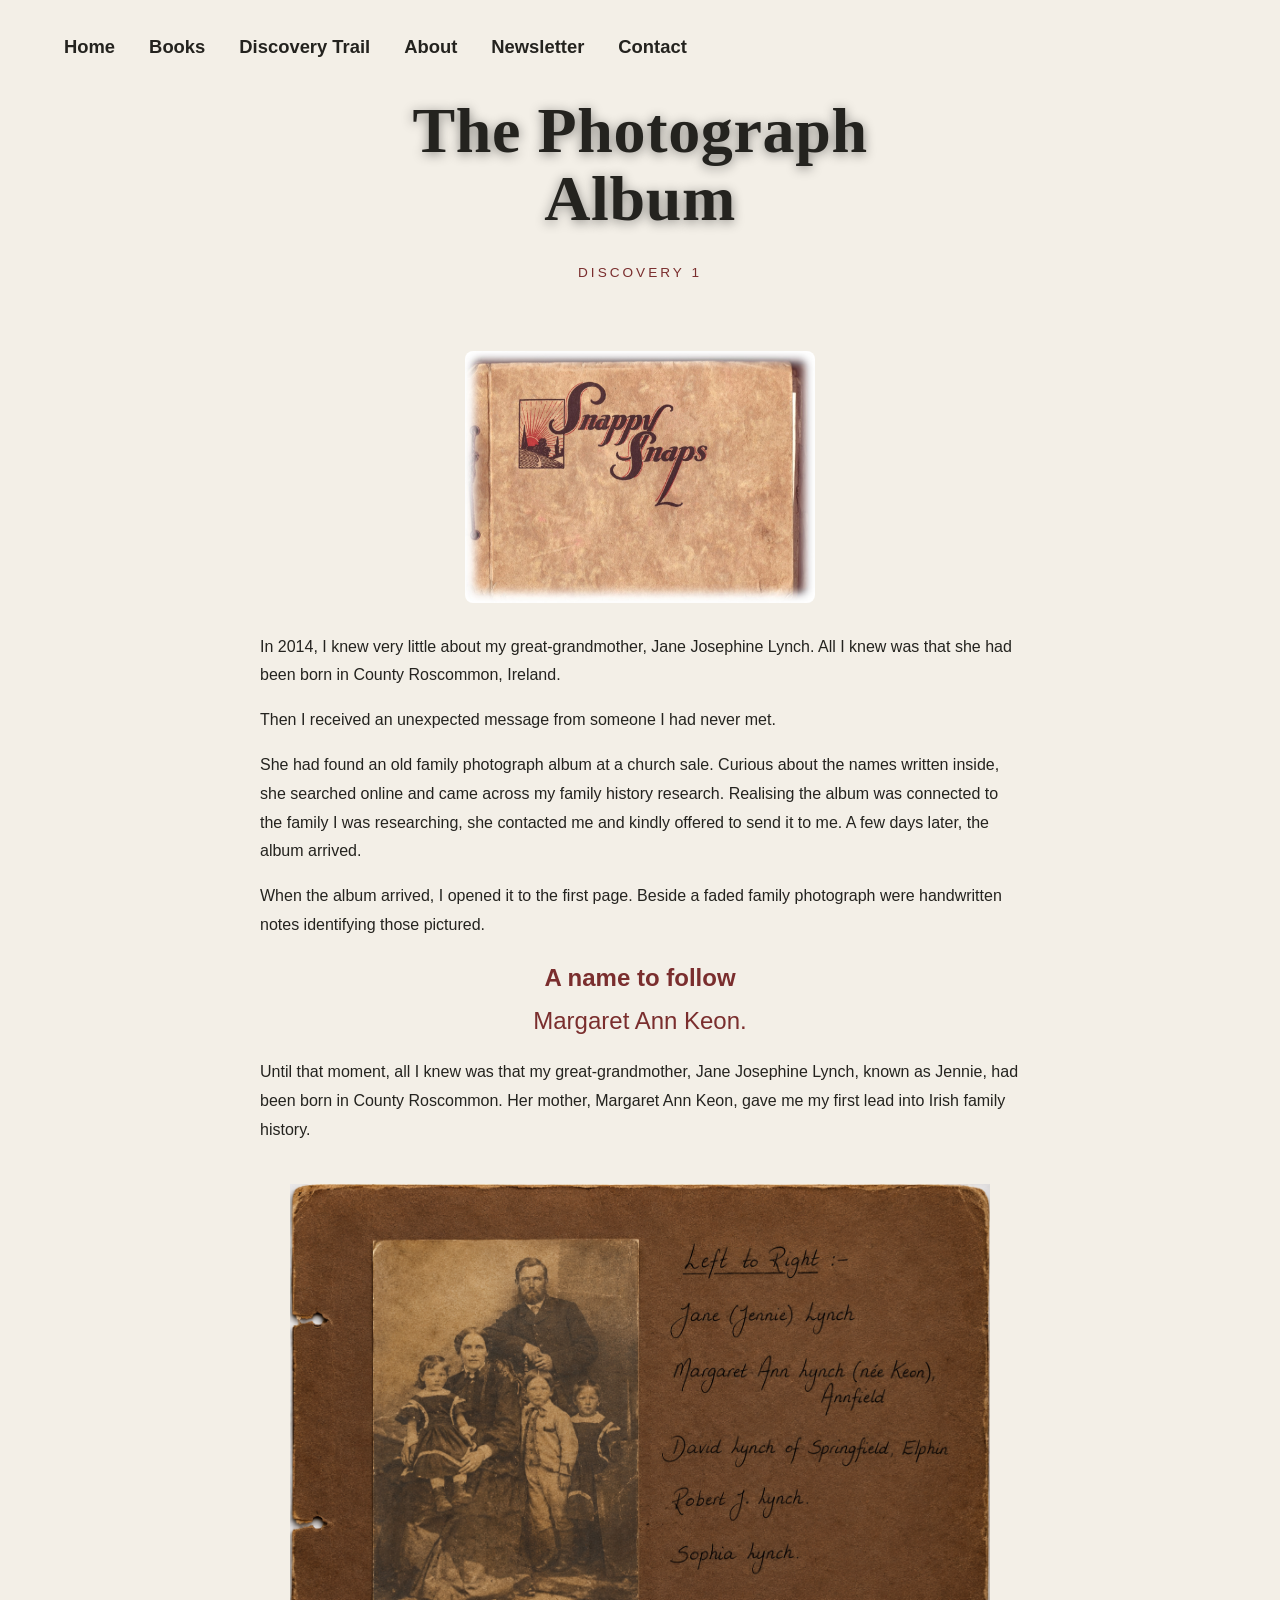
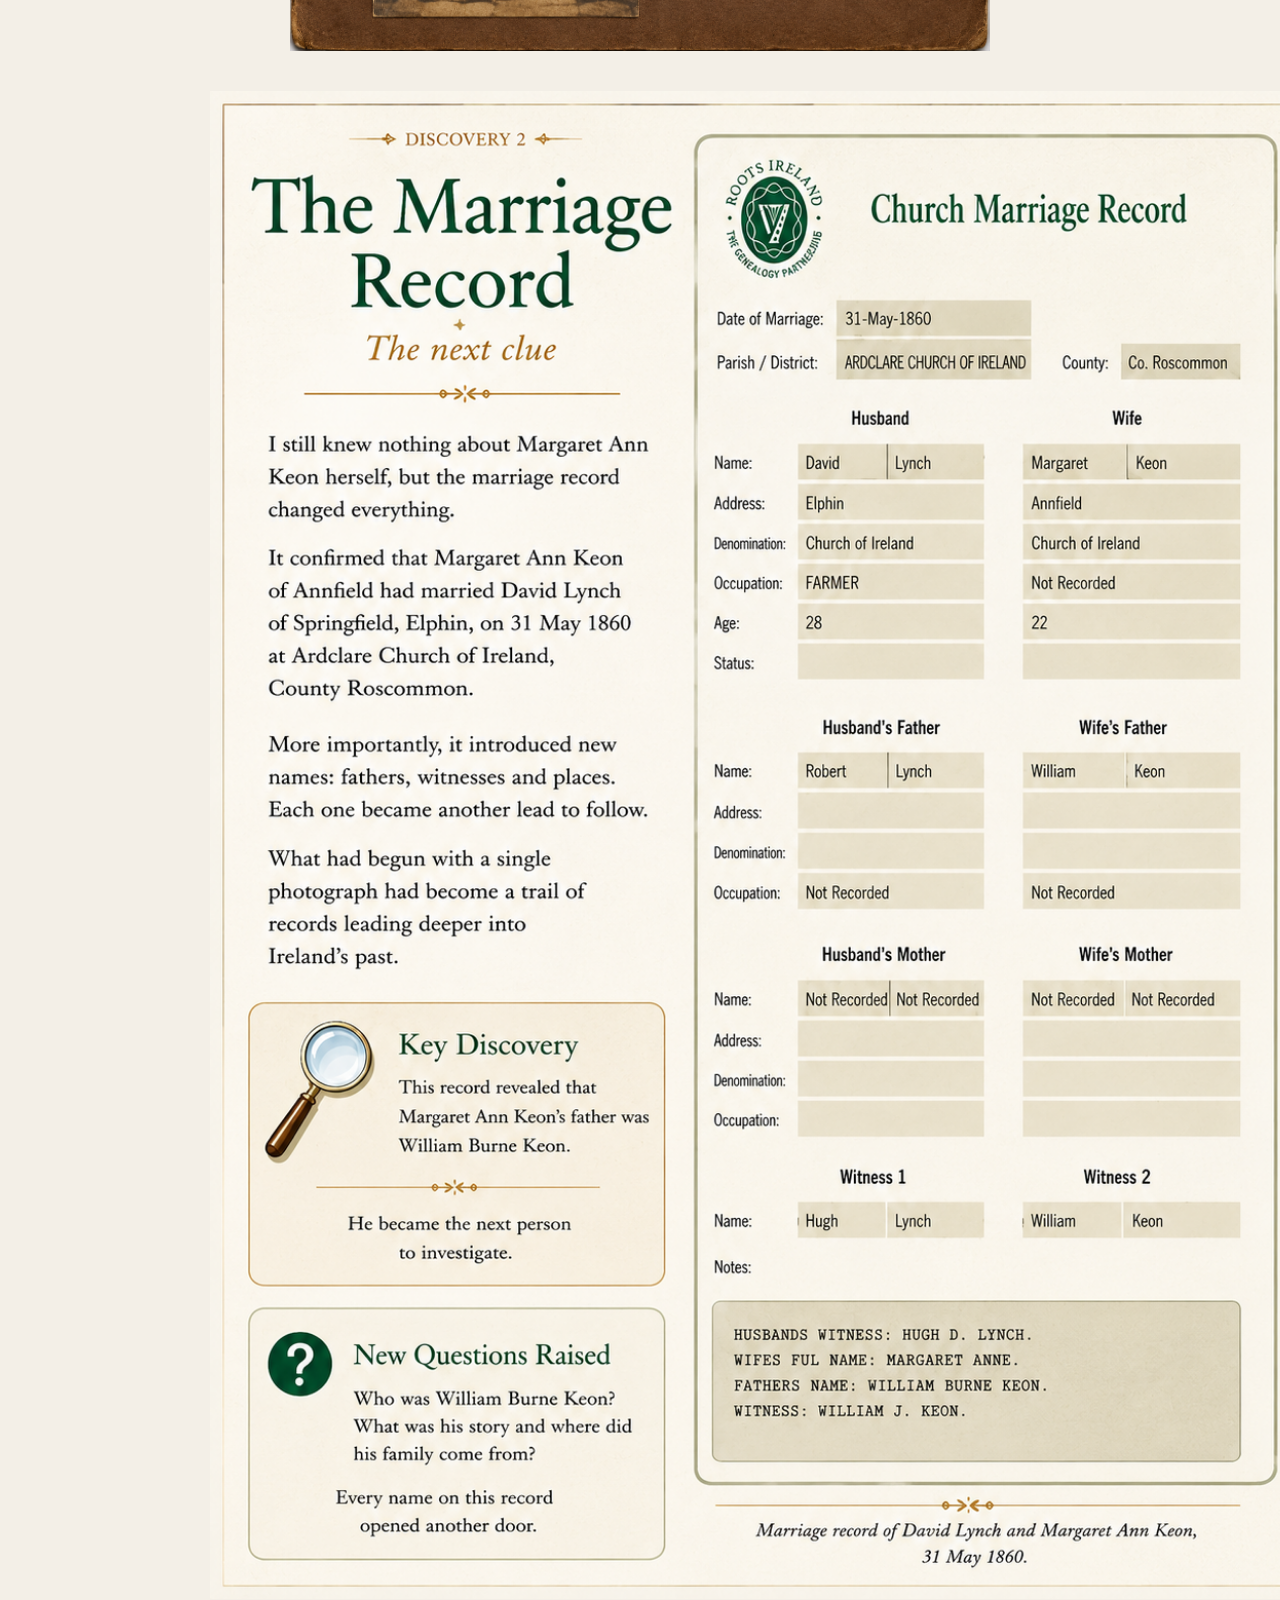
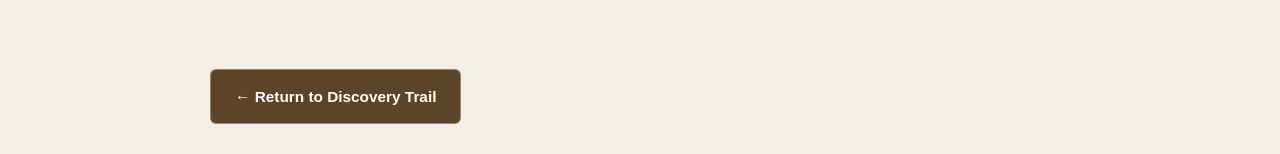
<file: photograph-album.html>
<!DOCTYPE html>
<html lang="en">
<head>
  <meta charset="UTF-8">
  <meta name="viewport" content="width=device-width, initial-scale=1.0">
  <title>The Photograph Album | M. C. Widdowson</title>
  <meta name="description" content="Explore a family photograph album and the images that help trace the people and family history behind The Forgotten Histories series by M. C. Widdowson.">
  <link rel="stylesheet" href="style.css">
</head>

<body>
  <nav aria-label="Main navigation">
    <ul>
      <li><a href="index.html">Home</a></li>
      <li><a href="index.html#books">Books</a></li>
      <li><a href="index.html#discovery">Discovery Trail</a></li>
      <li><a href="index.html#about">About</a></li>
      <li><a href="index.html#newsletter">Newsletter</a></li>
      <li><a href="index.html#contact">Contact</a></li>
    </ul>
  </nav>

<header class="page-header">
  <h1>The Photograph Album</h1>
 <p class="subtitle">DISCOVERY 1</p>
</header>

<section class="intro">

 <img src="images/snappy snaps.jpg"
       alt="The family photograph album"
       class="album-cover">

  <p>
In 2014, I knew very little about my great-grandmother, Jane Josephine Lynch. All I knew was that she had been born in County Roscommon, Ireland.
</p>

<p>
Then I received an unexpected message from someone I had never met.
</p>

<p>
She had found an old family photograph album at a church sale. Curious about the names written inside, she searched online and came across my family history research. Realising the album was connected to the family I was researching, she contacted me and kindly offered to send it to me. 
A few days later, the album arrived.
</p>

<p>
When the album arrived, I opened it to the first page. Beside a faded family photograph were handwritten notes identifying those pictured.
</p>

  <blockquote>
    <strong>A name to follow</strong><br>
    Margaret Ann Keon.
</blockquote>


<p>
Until that moment, all I knew was that my great-grandmother, Jane Josephine Lynch, known as Jennie, had been born in County Roscommon. Her mother, Margaret Ann Keon, gave me my first lead into Irish family history.
</p>
</section>
<section class="evidence">

    <img src="images/Lynch family from album.png"
         alt="Photograph album page"
         class="document">

</section>
<section class="story">
  <section class="marriage-discovery">

  <div class="marriage-text">
    <img
      src="images/discovery-2-marriage-record.png"
      alt="Discovery 2 - The Marriage Record"
      class="discovery-full-page">
  </div>

</section>

<p class="button-row">
  <a class="button" href="index.html#discovery">← Return to Discovery Trail</a>
</p>
</section>
  
<script data-goatcounter="https://mcwiddowson.goatcounter.com/count"
        async src="//gc.zgo.at/count.js"></script>

</body>
</html>
</file>
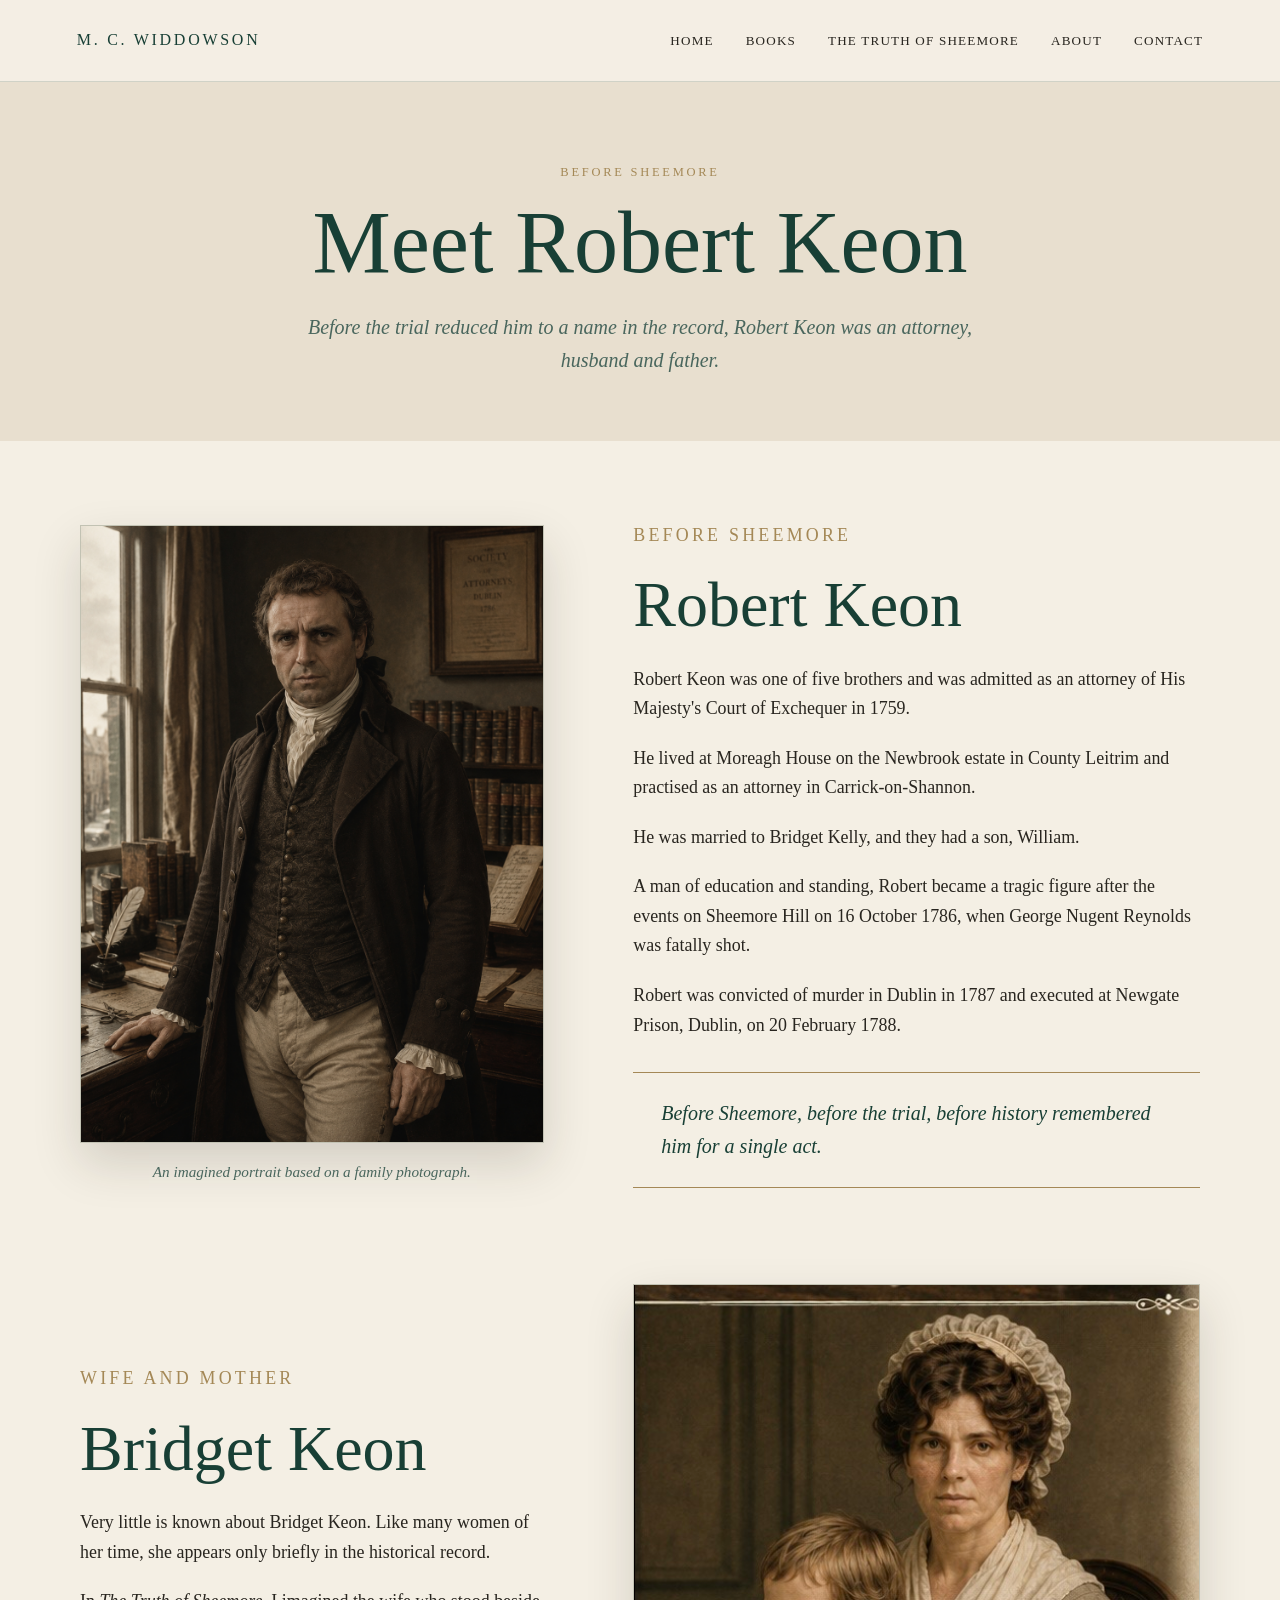
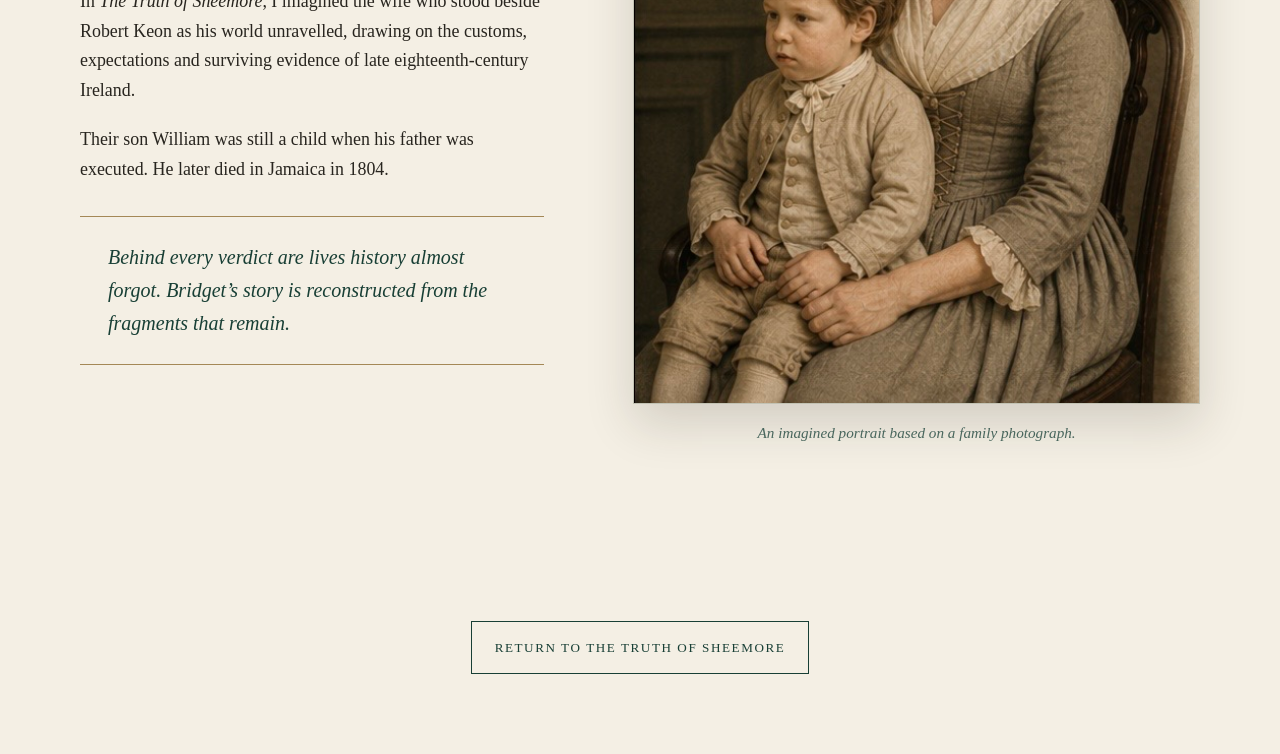
<file: robert-keon.html>
<!DOCTYPE html>
<html lang="en-GB">
<head>
  <meta charset="utf-8">
  <meta name="viewport" content="width=device-width, initial-scale=1">

  <meta
    name="description"
    content="Meet Robert Keon, the eighteenth-century Irish attorney whose life inspired The Truth of Sheemore by M. C. Widdowson."
  >

  <title>Meet Robert Keon | M. C. Widdowson</title>
<meta name="description" content="Discover the story of Robert Keon, the Irish attorney tried for the 1786 killing of George Nugent Reynolds on Sheemore Hill, and the history behind The Truth of Sheemore.">
  <style>
    :root {
      --cream: #f4efe4;
      --cream-deep: #e8dfcf;
      --ink: #28251f;
      --green: #183f35;
      --green-soft: #49665d;
      --gold: #a48856;
      --white: #fffdf8;
      --shadow: 0 20px 45px rgba(41, 35, 25, 0.16);
      --serif: Georgia, "Times New Roman", serif;
    }

    * {
      box-sizing: border-box;
    }

    html {
      scroll-behavior: smooth;
    }

    body {
      margin: 0;
      background: var(--cream);
      color: var(--ink);
      font-family: var(--serif);
      line-height: 1.65;
    }

    img {
      display: block;
      max-width: 100%;
    }

    a {
      color: inherit;
    }

    .site-header {
      min-height: 82px;
      padding: 0 6vw;
      display: flex;
      align-items: center;
      justify-content: space-between;
      gap: 2rem;
      border-bottom: 1px solid rgba(24, 63, 53, 0.16);
      background: rgba(244, 239, 228, 0.96);
    }

    .brand {
      color: var(--green);
      text-decoration: none;
      font-size: 1rem;
      letter-spacing: 0.17em;
      text-transform: uppercase;
    }

    .site-nav {
      display: flex;
      gap: 2rem;
      font-size: 0.82rem;
      letter-spacing: 0.09em;
      text-transform: uppercase;
    }

    .site-nav a {
      text-decoration: none;
    }

    .site-nav a:hover,
    .site-nav a:focus {
      color: var(--gold);
    }

    .page-heading {
      padding: 5rem 6vw 4rem;
      text-align: center;
      background: var(--cream-deep);
    }

    .eyebrow {
      margin: 0 0 1rem;
      color: var(--gold);
      font-size: 0.78rem;
      letter-spacing: 0.22em;
      text-transform: uppercase;
    }

    h1 {
      margin: 0;
      color: var(--green);
      font-size: clamp(3rem, 7vw, 5.5rem);
      font-weight: 400;
      line-height: 1;
    }

    .intro {
      max-width: 720px;
      margin: 1.5rem auto 0;
      color: var(--green-soft);
      font-size: 1.25rem;
      font-style: italic;
    }

    .profiles {
      padding: 5rem 6vw;
    }

    .profile {
      width: min(1120px, 100%);
      margin: 0 auto 6rem;
      display: grid;
      grid-template-columns: minmax(280px, 0.9fr) minmax(360px, 1.1fr);
      gap: clamp(3rem, 7vw, 6rem);
      align-items: center;
    }

    .profile.reverse .portrait {
      order: 2;
    }

    .profile.reverse .biography {
      order: 1;
    }

    .portrait img {
      width: 100%;
      max-height: 720px;
      object-fit: cover;
      object-position: top center;
      background: var(--cream-deep);
      border: 1px solid rgba(24, 63, 53, 0.18);
      box-shadow: var(--shadow);
    }

    .caption {
      margin: 1rem 0 0;
      color: var(--green-soft);
      font-size: 0.95rem;
      font-style: italic;
      text-align: center;
    }

    .profile-label {
      margin: 0 0 0.8rem;
      color: var(--gold);
      font-size: 0.78rem;
      letter-spacing: 0.18em;
      text-transform: uppercase;
    }

    h2 {
      margin: 0 0 1.5rem;
      color: var(--green);
      font-size: clamp(2.4rem, 5vw, 4rem);
      font-weight: 400;
      line-height: 1.1;
    }

    .biography p {
      margin: 0 0 1.25rem;
      font-size: 1.12rem;
    }

    blockquote {
      margin: 2rem 0 0;
      padding: 1.5rem 1.75rem;
      border-top: 1px solid var(--gold);
      border-bottom: 1px solid var(--gold);
      color: var(--green);
      font-size: 1.25rem;
      font-style: italic;
    }

    .return-link {
      padding: 0 6vw 5rem;
      text-align: center;
    }

    .return-link a {
      display: inline-block;
      padding: 0.9rem 1.4rem;
      border: 1px solid var(--green);
      color: var(--green);
      text-decoration: none;
      font-size: 0.82rem;
      letter-spacing: 0.12em;
      text-transform: uppercase;
    }

    .return-link a:hover,
    .return-link a:focus {
      background: var(--green);
      color: var(--white);
    }

    @media (max-width: 800px) {
      .site-header {
        flex-direction: column;
        padding-top: 1rem;
        padding-bottom: 1rem;
      }

      .site-nav {
        flex-wrap: wrap;
        justify-content: center;
        gap: 1rem;
      }

      .profile {
        grid-template-columns: 1fr;
        gap: 2rem;
      }

      .profile.reverse .portrait,
      .profile.reverse .biography {
        order: initial;
      }

      .portrait {
        max-width: 520px;
        margin: 0 auto;
      }
    }
  </style>
</head>

<body>

  <header class="site-header">
    <a class="brand" href="index.html">M. C. Widdowson</a>

    <nav class="site-nav" aria-label="Main navigation">
      <a href="index.html">Home</a>
      <a href="index.html#books">Books</a>
      <a href="sheemore.html">The Truth of Sheemore</a>
      <a href="index.html#about">About</a>
      <a href="index.html#contact">Contact</a>
    </nav>
  </header>

  <main>

    <section class="page-heading">
      <p class="eyebrow">Before Sheemore</p>

      <h1>Meet Robert Keon</h1>

      <p class="intro">
        Before the trial reduced him to a name in the record,
        Robert Keon was an attorney, husband and father.
      </p>
    </section>

    <section class="profiles">

      <article class="profile">

        <div class="portrait">
          <img
            src="images/robert-keon.png"
            alt="An imagined portrait of Robert Keon standing in his office"
          >

          <p class="caption">
            An imagined portrait based on a family photograph.
          </p>
        </div>

        <div class="biography">
          <p class="profile-label">Before Sheemore</p>

          <h2>Robert Keon</h2>

          <p>
            Robert Keon was one of five brothers and was admitted
            as an attorney of His Majesty's Court of Exchequer in 1759.
          </p>

          <p>
            He lived at Moreagh House on the Newbrook estate in
            County Leitrim and practised as an attorney in
            Carrick-on-Shannon.
          </p>

          <p>
            He was married to Bridget Kelly, and they had a son,
            William.
          </p>

          <p>
            A man of education and standing, Robert became a tragic
            figure after the events on Sheemore Hill on
            16 October 1786, when George Nugent Reynolds was fatally shot.
          </p>

          <p>
            Robert was convicted of murder in Dublin in 1787 and
            executed at Newgate Prison, Dublin, on 20 February 1788.
          </p>

          <blockquote>
            Before Sheemore, before the trial, before history remembered
            him for a single act.
          </blockquote>
        </div>

      </article>

      <article class="profile reverse">

        <div class="portrait">
          <img
            src="images/bridget-william.jpg"
            alt="An imagined portrait of Bridget Keon seated with her young son William"
          >

          <p class="caption">
            An imagined portrait based on a family photograph.
          </p>
        </div>

        <div class="biography">
          <p class="profile-label">Wife and mother</p>

          <h2>Bridget Keon</h2>

          <p>
            Very little is known about Bridget Keon. Like many women
            of her time, she appears only briefly in the historical
            record.
          </p>

          <p>
            In <em>The Truth of Sheemore</em>, I imagined the wife who
            stood beside Robert Keon as his world unravelled, drawing
            on the customs, expectations and surviving evidence of
            late eighteenth-century Ireland.
          </p>

          <p>
            Their son William was still a child when his father was
            executed. He later died in Jamaica in 1804.
          </p>

          <blockquote>
            Behind every verdict are lives history almost forgot.
            Bridget’s story is reconstructed from the fragments
            that remain.
          </blockquote>
        </div>

      </article>

    </section>

    <div class="return-link">
      <a href="sheemore.html">Return to The Truth of Sheemore</a>
    </div>

  </main>

  <script data-goatcounter="https://mcwiddowson.goatcounter.com/count"
          async src="//gc.zgo.at/count.js"></script>

</body>
</html>
</file>
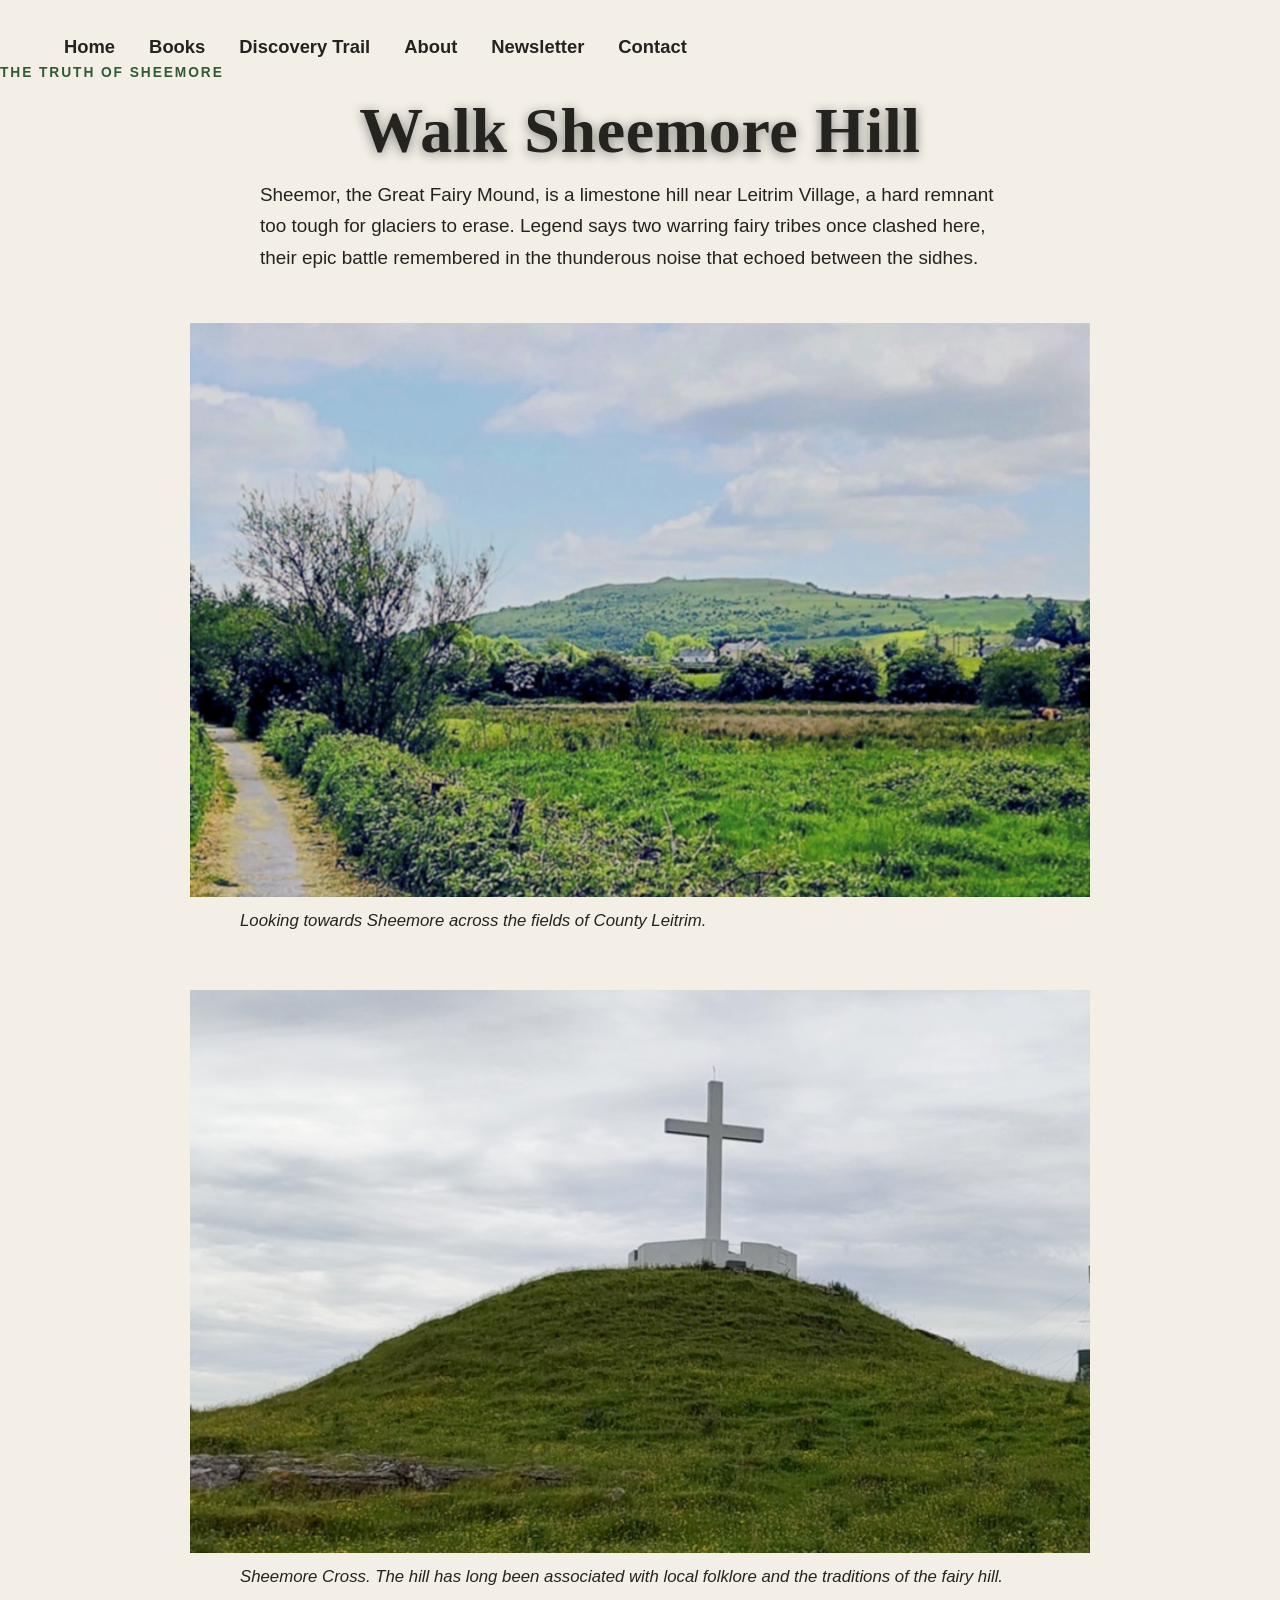
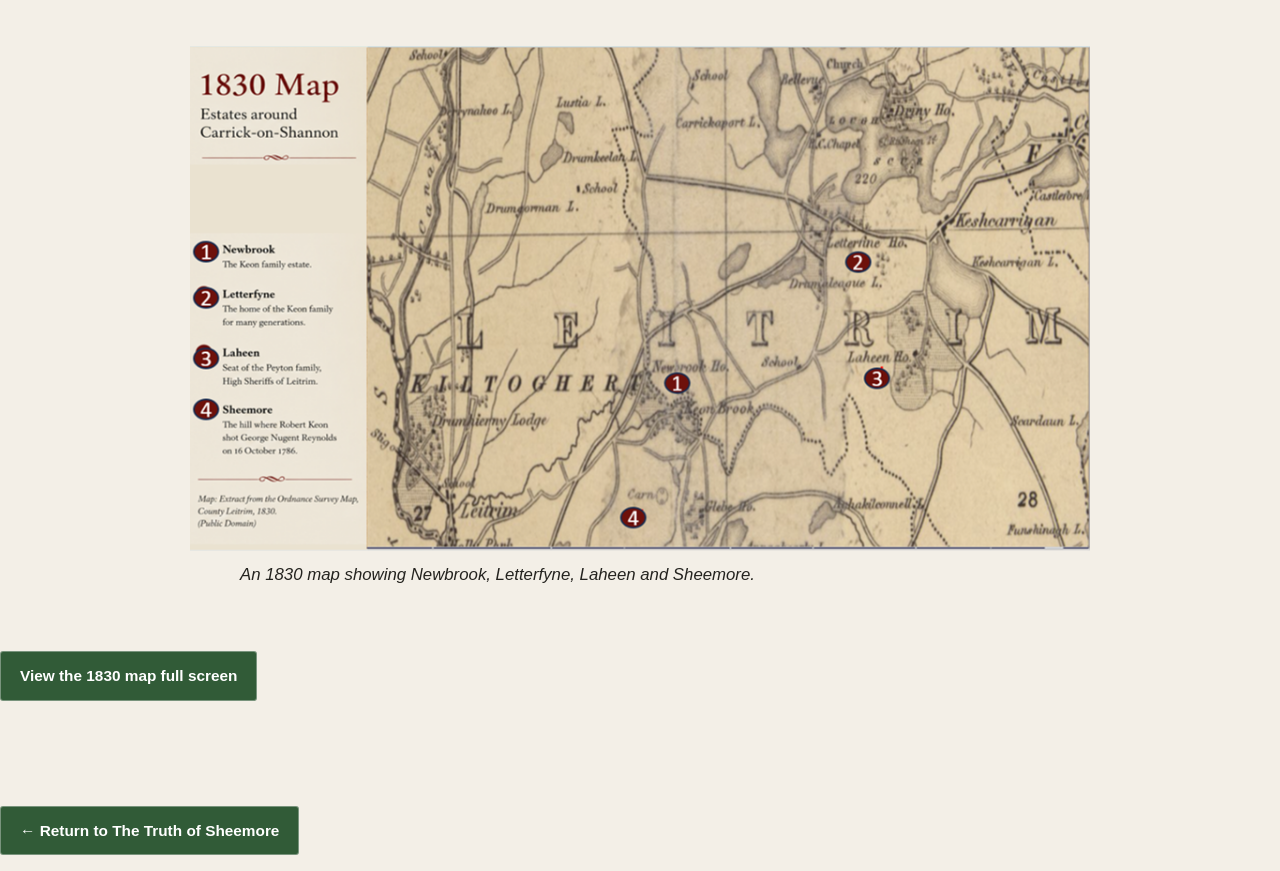
<file: sheemore-hill.html>
<!DOCTYPE html>
<html lang="en-GB">
<head>
  <meta charset="UTF-8">
  <meta name="viewport" content="width=device-width, initial-scale=1.0">
  <title>Walk Sheemore Hill | M. C. Widdowson</title>
<meta name="description" content="Explore Sheemore Hill in County Leitrim, its landscape, history and folklore, and the real setting behind the historical novel The Truth of Sheemore.">
  <link rel="stylesheet" href="style.css">

  <style>
   .sheemore-page h1 {
    margin: 0 auto 15px;
    max-width: none;
    text-align: center;
}

    .sheemore-page h1 {
    margin-bottom: 15px;
    text-align: center;
}

    .sheemore-intro {
      font-size: 1.18rem;
      max-width: 760px;
      margin: 0 auto 50px;
    }

    .sheemore-image {
      display: block;
      width: 100%;
      max-width: 900px;
      height: auto;
      margin: 20px auto 10px;
    }

    .sheemore-caption {
      max-width: 800px;
      margin: 0 auto 55px;
      font-size: 1.05rem;
      font-style: italic;
    }

    .map-link {
      display: inline-block;
      margin: 8px auto 55px;
    }

    .return-link {
      margin-top: 50px;
    }
    .map-overlay {
    display: none;
    position: fixed;
    inset: 0;
    z-index: 9999;
    background: rgba(0, 0, 0, 0.9);
    padding: 10px;
    box-sizing: border-box;
    align-items: center;
    justify-content: center;
}

.map-overlay:target {
    display: flex;
}

.map-overlay img {
    display: block;
    width: 98vw;
    height: auto;
    max-width: none;
    max-height: none;
}

.map-close {
    position: fixed;
    top: 15px;
    right: 25px;
    color: white;
    font-size: 3rem;
    line-height: 1;
    text-decoration: none;
    z-index: 10000;
}
  </style>
</head>

<body>
  <nav aria-label="Main navigation">
    <ul>
      <li><a href="index.html">Home</a></li>
      <li><a href="index.html#books">Books</a></li>
      <li><a href="index.html#discovery">Discovery Trail</a></li>
      <li><a href="index.html#about">About</a></li>
      <li><a href="index.html#newsletter">Newsletter</a></li>
      <li><a href="index.html#contact">Contact</a></li>
    </ul>
  </nav>

  <section class="sheemore-page">

    <p class="eyebrow">THE TRUTH OF SHEEMORE</p>

    <h1>Walk Sheemore Hill</h1>

    <p class="sheemore-intro">
  Sheemor, the Great Fairy Mound, is a limestone hill near Leitrim Village,
  a hard remnant too tough for glaciers to erase. Legend says two warring
  fairy tribes once clashed here, their epic battle remembered in the
  thunderous noise that echoed between the sidhes.
</p>


    <img
      src="images/lane-at-sheemore.jpg"
      alt="A lane and field with Sheemore Hill in the distance"
      class="sheemore-image">

    <p class="sheemore-caption">
      Looking towards Sheemore across the fields of County Leitrim.
    </p>


    <img
      src="images/sheemore-cross.PNG"
      alt="The cross on Sheemore Hill"
      class="sheemore-image">

    <p class="sheemore-caption">
      Sheemore Cross. The hill has long been associated with local folklore
      and the traditions of the fairy hill.
    </p>


    <img
      src="images/sheemore-map-1830.png"
      alt="Annotated 1830 map showing Newbrook, Letterfyne, Laheen and Sheemore"
      class="sheemore-image">

    <p class="sheemore-caption">
      An 1830 map showing Newbrook, Letterfyne, Laheen and Sheemore.
    </p>
<p class="map-link">
  <a class="button" href="#full-map">
    View the 1830 map full screen
  </a>
</p>

<div id="full-map" class="map-overlay">
  <a href="#" class="map-close" aria-label="Close map">&times;</a>

  <img
    src="images/sheemore-map-1830.png"
    alt="Annotated 1830 map showing Newbrook, Letterfyne, Laheen and Sheemore">
</div>


    <p class="return-link">
      <a class="button" href="sheemore.html">
        ← Return to The Truth of Sheemore
      </a>
    </p>

  </section>

  <script data-goatcounter="https://mcwiddowson.goatcounter.com/count"
          async src="//gc.zgo.at/count.js"></script>

</body>
</html>
</file>
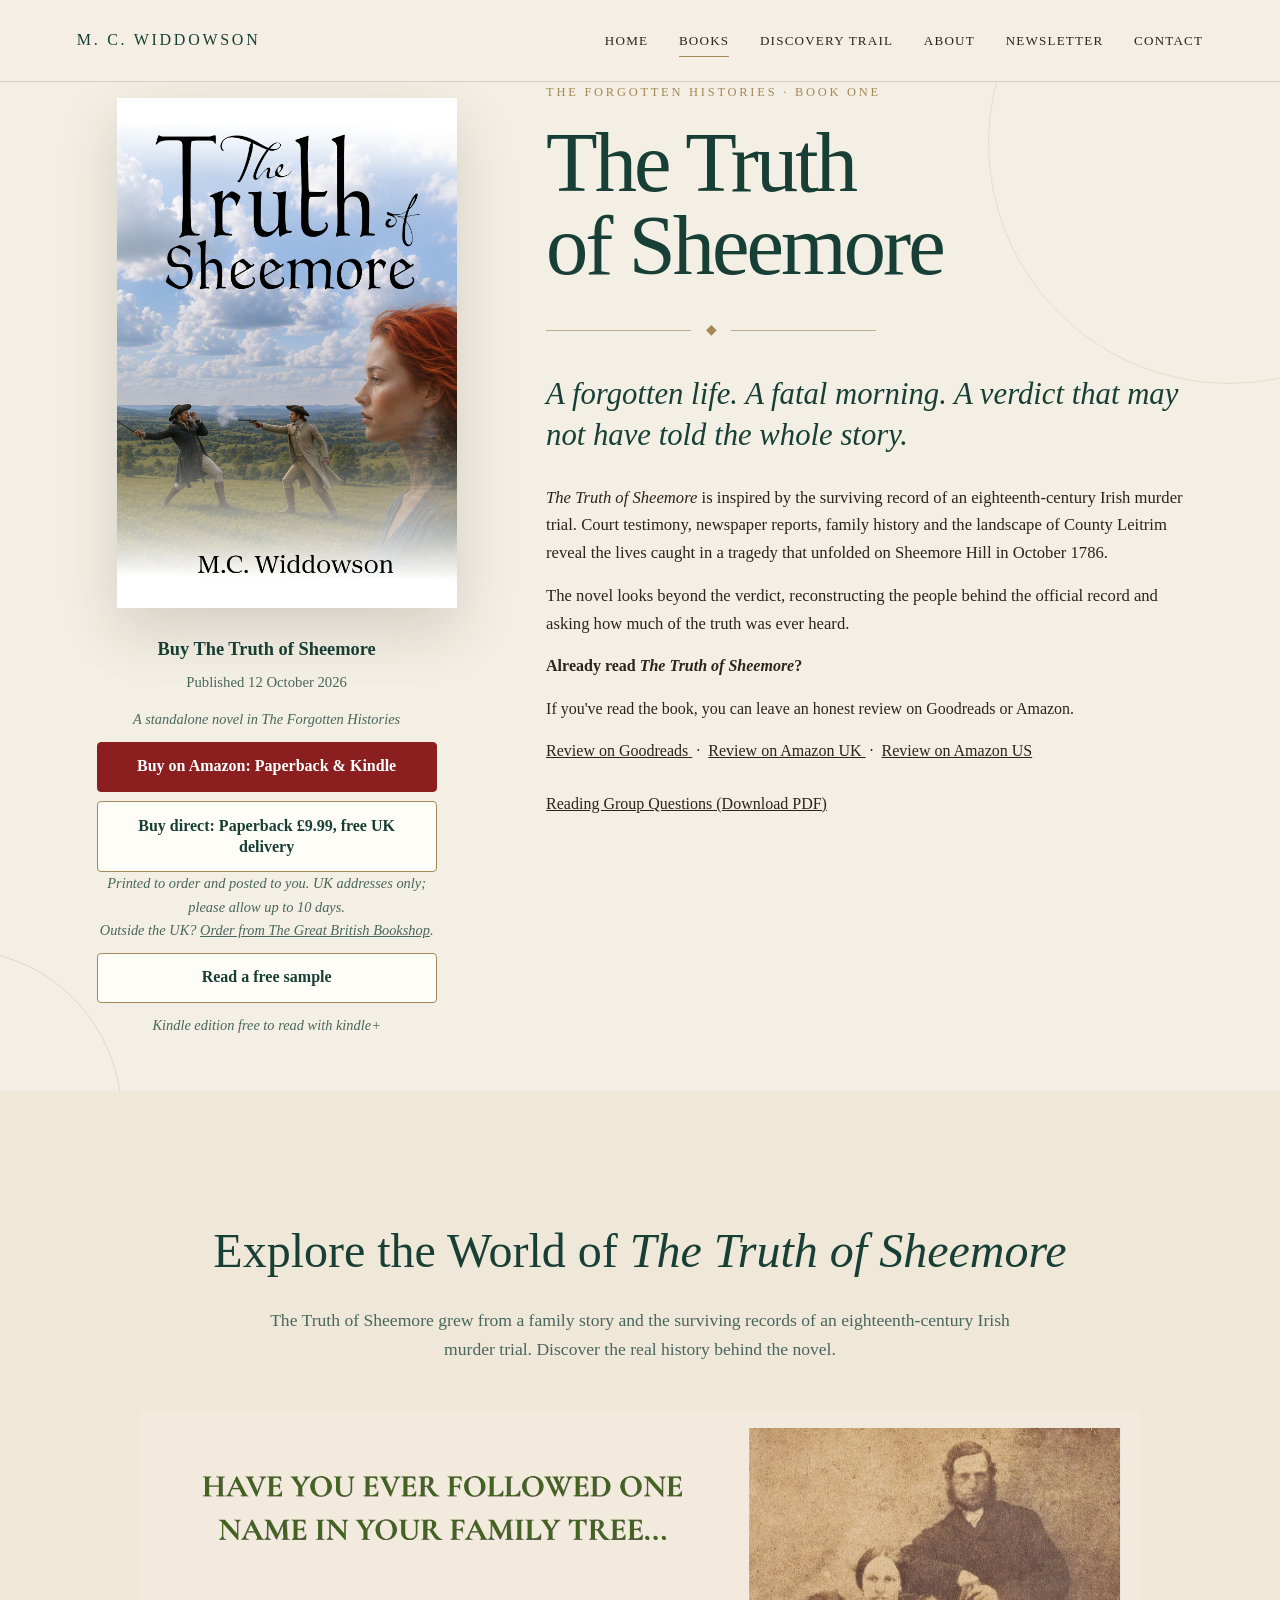
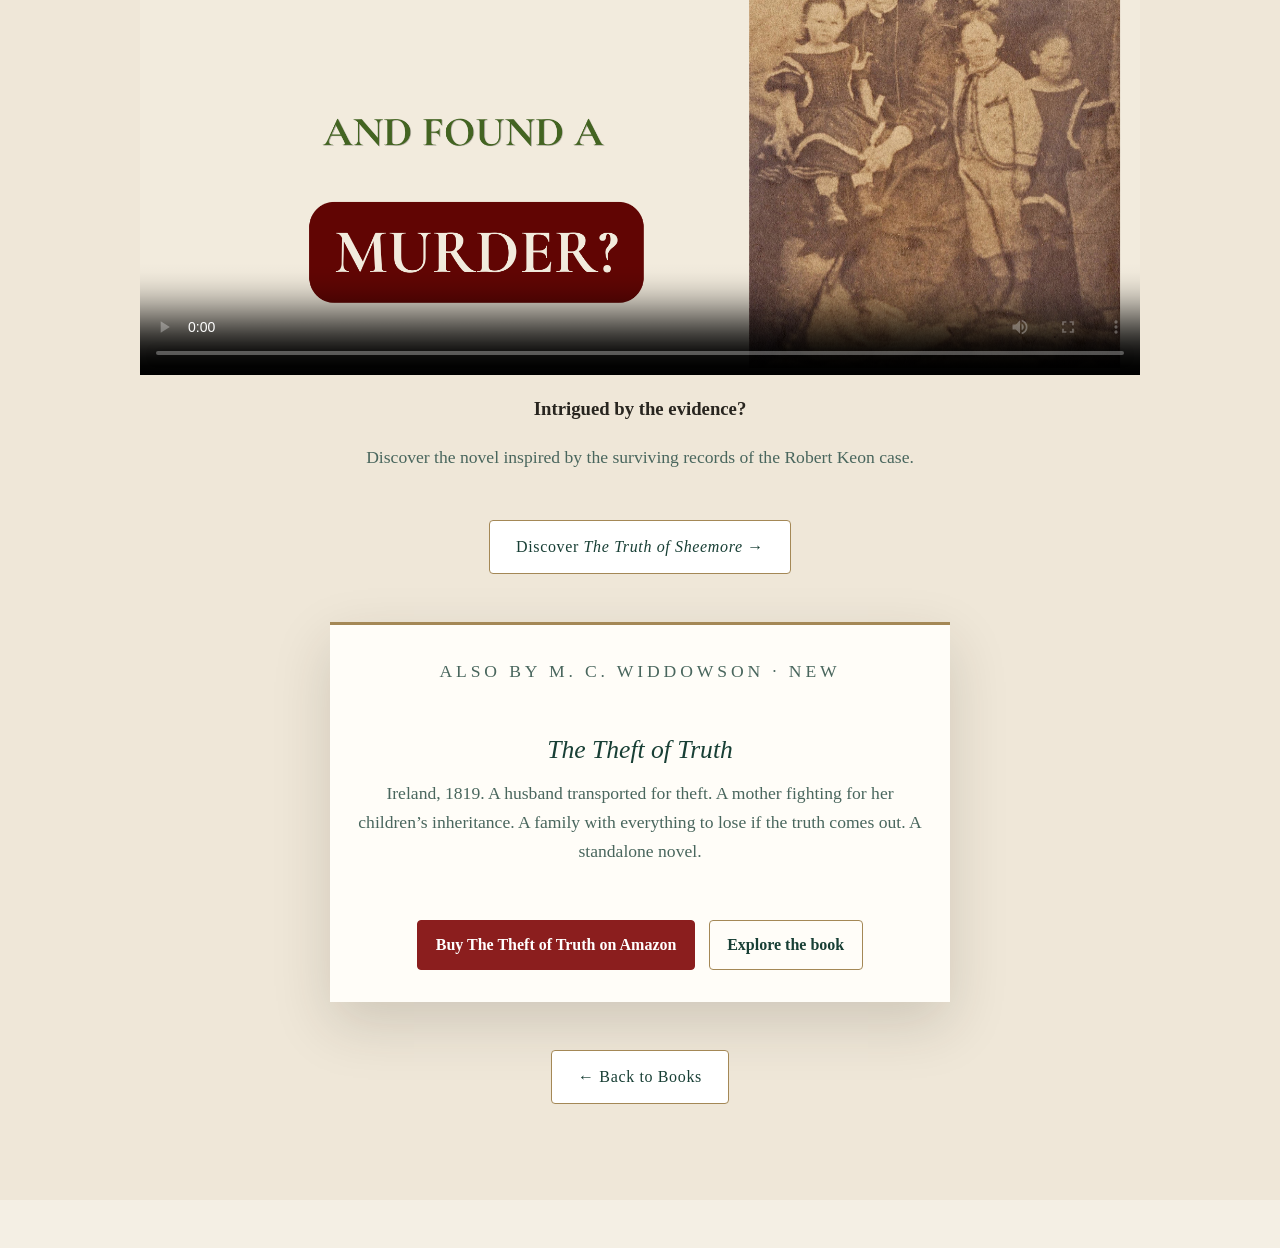
<file: sheemore.html>
<!DOCTYPE html>
<html lang="en-GB">
<head>
  <meta charset="utf-8">
  <meta name="viewport" content="width=device-width, initial-scale=1">
 <title>The Truth of Sheemore | Historical Novel Set in County Leitrim</title>
<meta name="description" content="The Truth of Sheemore is a historical novel inspired by the 1786 killing of George Nugent Reynolds on Sheemore Hill in County Leitrim and the trial of Robert Keon.">
  <style>
    :root {
      --cream: #f4efe4;
      --cream-deep: #e8dfcf;
      --ink: #28251f;
      --green: #183f35;
      --green-soft: #49665d;
      --gold: #a48856;
      --white: #fffdf8;
      --shadow: 0 22px 55px rgba(41, 35, 25, 0.16);
      --serif: Georgia, "Times New Roman", serif;
    }

    * {
      box-sizing: border-box;
    }

    html {
      scroll-behavior: smooth;
    }

    body {
      margin: 0;
      background: var(--cream);
      color: var(--ink);
      font-family: var(--serif);
      line-height: 1.65;
    }

    a {
      color: inherit;
    }

    img {
      display: block;
      max-width: 100%;
    }

    .site-header {
      min-height: 82px;
      padding: 0 6vw;
      display: flex;
      align-items: center;
      justify-content: space-between;
      gap: 2rem;
      border-bottom: 1px solid rgba(24, 63, 53, 0.16);
      background: rgba(244, 239, 228, 0.96);
    }

    .brand {
      text-decoration: none;
      color: var(--green);
      font-size: 1rem;
      letter-spacing: 0.17em;
      text-transform: uppercase;
      white-space: nowrap;
    }

    .site-nav {
      display: flex;
      align-items: center;
      gap: clamp(1rem, 2.4vw, 2.4rem);
      font-size: 0.82rem;
      letter-spacing: 0.09em;
      text-transform: uppercase;
    }

    .site-nav a {
      position: relative;
      text-decoration: none;
      padding: 0.55rem 0;
    }

    .site-nav a::after {
      content: "";
      position: absolute;
      left: 0;
      right: 100%;
      bottom: 0.22rem;
      height: 1px;
      background: var(--gold);
      transition: right 180ms ease;
    }

    .site-nav a:hover::after,
    .site-nav a:focus-visible::after,
    .site-nav a[aria-current="page"]::after {
      right: 0;
    }

    .menu-button {
      display: none;
      border: 1px solid rgba(24, 63, 53, 0.4);
      background: transparent;
      color: var(--green);
      padding: 0.55rem 0.8rem;
      font: inherit;
    }

    .book-intro {
      min-height: auto;
      display: grid;
      align-items: center;
      padding: 0 6vw 3rem;
      position: relative;
      overflow: hidden;
    }

    .book-intro::before {
      content: "";
      position: absolute;
      width: 480px;
      height: 480px;
      right: -190px;
      top: -180px;
      border: 1px solid rgba(164, 136, 86, 0.18);
      border-radius: 50%;
    }

    .book-intro::after {
      content: "";
      position: absolute;
      width: 330px;
      height: 330px;
      left: -210px;
      bottom: -190px;
      border: 1px solid rgba(24, 63, 53, 0.12);
      border-radius: 50%;
    }

    .book-grid {
      width: min(1160px, 100%);
      margin: 0 auto;
      display: grid;
      grid-template-columns: minmax(260px, 0.78fr) minmax(420px, 1.35fr);
      gap: clamp(3rem, 7vw, 7.5rem);
      align-items: start;
      position: relative;
      z-index: 1;
    }

    .cover-wrap {
  width: 340px;
  height: 510px;
  justify-self: center;
  position: relative;
}

.cover-wrap::before {
  content: "";
  position: absolute;
  inset: 0px -0px -0px 0px;
  border: 1px solid rgba(164, 136, 86, 0.45);
  z-index: -1;
}

.book-cover {
  width: 100%;
  height: 100%;
  object-fit: contain;
  display: block;
  background: var(--cream-deep);
  box-shadow: var(--shadow);
}

    .book-copy {
      max-width: 690px;
    }

    .eyebrow {
      margin: 0 0 1.2rem;
      color: var(--gold);
      font-size: 0.78rem;
      letter-spacing: 0.22em;
      text-transform: uppercase;
    }

    h1 {
      margin: 0;
      color: var(--green);
      font-size: clamp(3rem, 6.6vw, 6.2rem);
      font-weight: 400;
      line-height: 0.98;
      letter-spacing: -0.035em;
    }

    .ornament {
      display: flex;
      align-items: center;
      gap: 0.9rem;
      width: min(330px, 75%);
      margin: 2rem 0;
      color: var(--gold);
    }

    .ornament::before,
    .ornament::after {
      content: "";
      height: 1px;
      background: currentColor;
      flex: 1;
      opacity: 0.65;
    }

    .ornament span {
      font-size: 0.85rem;
    }

    .strapline {
      max-width: 640px;
      margin: 0 0 1.7rem;
      color: var(--green);
      font-size: clamp(1.45rem, 2.4vw, 2.05rem);
      line-height: 1.35;
      font-style: italic;
    }

    .description {
      max-width: 650px;
      margin: 0;
      font-size: clamp(1.02rem, 1.3vw, 1.18rem);
    }

    .description + .description {
      margin-top: 1rem;
    }

    .availability {
      margin: 2.1rem 0 0;
      padding-top: 1.25rem;
      border-top: 1px solid rgba(24, 63, 53, 0.2);
      color: var(--green-soft);
      font-size: 0.96rem;
      font-style: italic;
    }

    .continue-link {
      display: inline-flex;
      align-items: center;
      gap: 0.8rem;
      margin-top: 2.4rem;
      color: var(--green);
      text-decoration: none;
      font-size: 0.83rem;
      letter-spacing: 0.14em;
      text-transform: uppercase;
    }

    .continue-link span {
      display: inline-grid;
      place-items: center;
      width: 2rem;
      height: 2rem;
      border: 1px solid rgba(24, 63, 53, 0.45);
      border-radius: 50%;
      transition: transform 180ms ease, background 180ms ease, color 180ms ease;
    }

    .continue-link:hover span,
    .continue-link:focus-visible span {
      transform: translateY(4px);
      background: var(--green);
      color: var(--white);
    }

    .page-note {
      padding: 1.25rem 6vw 1.8rem;
      text-align: center;
      color: rgba(40, 37, 31, 0.62);
      font-size: 0.78rem;
      letter-spacing: 0.07em;
    }

    @media (max-width: 850px) {
      .site-header {
        min-height: 72px;
        flex-wrap: wrap;
        padding-top: 1rem;
        padding-bottom: 1rem;
      }

      .menu-button {
        display: block;
      }

      .site-nav {
        display: none;
        width: 100%;
        flex-direction: column;
        align-items: flex-start;
        gap: 0.25rem;
        padding: 0.8rem 0 0.2rem;
      }

      .site-nav.is-open {
        display: flex;
      }

      .book-intro {
        min-height: auto;
      }

      .book-grid {
        grid-template-columns: 1fr;
        gap: 3.5rem;
      }

      .cover-wrap {
        width: min(72vw, 340px);
      }

      .book-copy {
        text-align: center;
        margin: 0 auto;
      }

      .ornament {
        margin-left: auto;
        margin-right: auto;
      }

      .strapline,
      .description {
        margin-left: auto;
        margin-right: auto;
      }

      .availability {
        max-width: 560px;
        margin-left: auto;
        margin-right: auto;
      }
    }
/* ===========================
   DISCOVER SECTION
=========================== */

.discover {
  padding: 5rem 6vw 6rem;
  background: #efe7d8;
}

.discover-inner {
  max-width: 1200px;
  margin: auto;
  text-align: center;
}

.discover h2 {
  color: var(--green);
  font-size: clamp(2rem,4vw,3rem);
  margin-bottom: 1rem;
  font-weight: 400;
}

.discover p {
  max-width: 760px;
  margin: auto auto 3rem;
  font-size: 1.1rem;
  color: var(--green-soft);
}

.archive-grid{
  display:grid;
  grid-template-columns:repeat(auto-fit,minmax(220px,1fr));
  gap:2rem;
}

.archive-card{
  display:block;
  background:white;
  border-radius:10px;
  overflow:hidden;
  text-decoration:none;
  color:inherit;
  box-shadow:0 12px 30px rgba(0,0,0,.08);
  transition:transform .25s ease,
             box-shadow .25s ease;
}

.archive-card:hover{
  transform:translateY(-8px);
  box-shadow:0 22px 45px rgba(0,0,0,.15);
}

.archive-card img{
  width:100%;
  height:230px;
  object-fit:cover;
}
.archive-card img[alt="Robert Keon"] {
  object-fit: contain;
  object-position: center top;
  background: white;
}

.archive-card img[alt="Code Duello"] {
    object-position: top;
}


.archive-card h3{
  margin:1rem 1rem .5rem;
  color:var(--green);
  font-weight:400;
}

.archive-card p{
  margin:0 1rem 1.5rem;
  font-size:.95rem;
  color:#555;
}
.back-to-books-wrap {
  text-align: center;
  margin-top: 3rem;
}

.back-to-books {
  display: inline-block;
  padding: 0.8rem 1.6rem;
  border: 1px solid var(--gold);
  border-radius: 4px;
  color: var(--green);
  text-decoration: none;
  font-size: 1rem;
  letter-spacing: 0.04em;
  background: white;
}

.amazon-button {
  display: inline-block;
  margin-top: 0.8rem;
  padding: 0.8rem 1.6rem;
  border: 1px solid var(--gold);
  border-radius: 4px;
  color: var(--green);
  text-decoration: none;
  font-size: 1rem;
  letter-spacing: 0.04em;
  background: white;
}

.amazon-button:hover {
  background: var(--green);
  color: white;
}

.back-to-books:hover {
  background: var(--green);
  color: white;
}

    @media (max-width: 480px) {
      .brand {
        font-size: 0.82rem;
        letter-spacing: 0.12em;
      }

      .book-intro {
        padding-left: 1.35rem;
        padding-right: 1.35rem;
      }

      h1 {
        font-size: clamp(2.75rem, 15vw, 4rem);
      }

      .cover-wrap::before {
        inset: 11px -11px -11px 11px;
      }
    }
    .archive-card-marker {
      min-height: 390px;
   display: flex;
  flex-direction: column;
  justify-content: flex-end;
  align-items: center;
  text-align: center;
  padding: 2rem 1.5rem 2.25 rem;
}

  

.archive-card-marker span {
  font-size: 0.8rem;
  letter-spacing: 0.18em;
  text-transform: uppercase;
  color: var(--green);
}

.archive-card-marker small {
  margin-top: 0.8rem;
  font-size: 0.9rem;
  font-style: italic;
  color: var(--green-soft);
}

.card-ornament {
  margin: 0.8rem 0;
  color: var(--gold);
}

    /* ===== Buying buttons (website repairs, Nov 2026) ===== */
    .buy-panel {
      margin: 1.6rem auto 0;
      max-width: 340px;
      text-align: center;
    }
    .buy-panel p { margin: 0 0 0.35rem; }
    .buy-new {
      color: #8b1e1e;
      font-size: 0.8rem;
      letter-spacing: 0.16em;
      text-transform: uppercase;
      font-weight: bold;
    }
    .buy-title { font-size: 1.15rem; color: var(--green); }
    .buy-kindleplus { margin-top: 0.7rem !important; }
    .buy-standalone { font-size: 0.9rem; font-style: italic; color: var(--green-soft); }
    .buy-date { font-size: 0.92rem; color: var(--green-soft); margin-bottom: 0.9rem !important; }
    .buy-btn {
      display: block;
      margin: 0.6rem auto 0;
      padding: 0.85rem 1.1rem;
      border-radius: 4px;
      text-align: center;
      text-decoration: none;
      font-weight: bold;
      line-height: 1.3;
    }
    .buy-btn-main { background: #8b1e1e; color: #fff; border: 1px solid #8b1e1e; }
    .buy-btn-main:hover, .buy-btn-main:focus { background: #6f1818; }
    .buy-btn-alt { background: var(--white); color: var(--green); border: 1px solid var(--gold); }
    .buy-btn-alt:hover, .buy-btn-alt:focus { background: var(--cream-deep); }
    .next-book {
      max-width: 620px;
      margin: 3rem auto 1rem;
      padding: 2rem 1.5rem;
      text-align: center;
      background: var(--white);
      border-top: 3px solid var(--gold);
      box-shadow: var(--shadow);
    }
    .next-book h3 { margin: 0.3rem 0 0.8rem; color: var(--green); font-weight: normal; font-size: 1.6rem; line-height: 1.25; }
    .next-book .buy-btn { display: inline-block; margin: 0.4rem 0.3rem 0; }
    .newsletter-signup { max-width: 700px; margin: 2rem auto 3rem; padding: 0 1.5rem; }
    html, body { overflow-x: clip; }
    .book-intro { overflow-x: clip; }
  </style>
</head>

<body>
  <header class="site-header">
    <a class="brand" href="index.html">M. C. Widdowson</a>

    <button class="menu-button" type="button" aria-expanded="false" aria-controls="site-nav">
      Menu
    </button>

    <nav class="site-nav" id="site-nav" aria-label="Main navigation">
      <a href="index.html">Home</a>
      <a href="index.html#books" aria-current="page">Books</a>
      <a href="index.html#discovery">Discovery Trail</a>
      <a href="index.html#about">About</a>
      <a href="index.html#newsletter">Newsletter</a>
      <a href="index.html#contact">Contact</a>
    </nav>
  </header>
  <section id="book-details" class="book-intro" aria-labelledby="book-title">
      <div class="book-grid">
<div class="cover-column">
        <figure class="cover-wrap">
          <!--
            Rename your cover image to:
            truth-of-sheemore-cover.jpg

            Put it in the same folder as this HTML file.
            If you keep images in an "images" folder, change the line below to:
            src="images/truth-cover.png"
          -->
          <img
            class="book-cover"
            src="truth-of-sheemore-cover.png"
            alt="Cover of The Truth of Sheemore by M. C. Widdowson">
        </figure>
         
<div class="cover-preorder buy-panel">

  <p class="buy-title"><strong>Buy The Truth of Sheemore</strong></p>
  <p class="buy-date">Published 12 October 2026</p>
  <p class="buy-standalone">A standalone novel in The Forgotten Histories</p>

  <a class="buy-btn buy-btn-main"
     href="https://www.amazon.co.uk/dp/B0HDQBMN4W"
     target="_blank"
     rel="noopener">Buy on Amazon: Paperback &amp; Kindle</a>

  <a class="buy-btn buy-btn-alt"
     href="https://buy.stripe.com/eVq6oJ1OF0fi6rH11Affy00"
     target="_blank" rel="noopener">Buy direct: Paperback £9.99, free UK delivery</a>
  <p class="buy-standalone">Printed to order and posted to you. UK addresses only; please allow up to 10 days.<br>
  Outside the UK? <a href="https://www.thegreatbritishbookshop.co.uk/products/the-truth-of-sheemore" target="_blank" rel="noopener">Order from The Great British Bookshop</a>.</p>

  <a class="buy-btn buy-btn-alt"
     href="https://read.amazon.co.uk/kp/embed?asin=B0HDQBMN4W&amp;preview=newtab"
     target="_blank"
     rel="noopener">Read a free sample</a>
  <p class="buy-standalone buy-kindleplus">Kindle edition free to read with kindle+</p>

</div>
</div>
        <div class="book-copy">
          <p class="eyebrow">The Forgotten Histories · Book One</p>

          <h1 id="book-title">The Truth<br>of Sheemore</h1>

          <div class="ornament" aria-hidden="true">
            <span>◆</span>
          </div>

          <p class="strapline">
            A forgotten life. A fatal morning. A verdict that may not have told the whole story.
          </p>

          <p class="description">
            <em>The Truth of Sheemore</em> is inspired by the surviving record of an eighteenth-century Irish murder trial. Court testimony, newspaper reports, family history and the landscape of County Leitrim reveal the lives caught in a tragedy that unfolded on Sheemore Hill in October 1786.
          </p>

          <p class="description">
            The novel looks beyond the verdict, reconstructing the people behind the official record and asking how much of the truth was ever heard.
          </p>

         

<div class="review-prompt">
  <p><strong>Already read <em>The Truth of Sheemore</em>?</strong></p>
<p>If you've read the book, you can leave an honest review on Goodreads or Amazon.</p>

 <p>
  <a href="https://www.goodreads.com/book/show/256709847-the-truth-of-sheemore"
     target="_blank"
     rel="noopener">
    Review on Goodreads
  </a>
  &nbsp;·&nbsp;
  <a href="https://www.amazon.co.uk/review/create-review?asin=B0HDQBMN4W"
     target="_blank"
     rel="noopener">
    Review on Amazon UK
  </a>
  &nbsp;·&nbsp;
<a href="https://www.amazon.com/review/create-review?asin=B0HDQBMN4W"
   target="_blank"
   rel="noopener">
  Review on Amazon US
</a><br><br>
<a href="Sheemore_Reading_Group_Questions.pdf" download>
  Reading Group Questions (Download PDF)
</a>
</p>
</div>

          <!-- This can later link to robert-keon.html -->
          
        </div>

      </div>
    </section>

<section class="discover" aria-labelledby="discover-title">

  <div class="discover-inner">

    <h2 id="discover-title">Explore the World of <em>The Truth of Sheemore</em></h2>

    <p>
      The Truth of Sheemore grew from a family story and the surviving records of an eighteenth-century Irish murder trial. Discover the real history behind the novel.
    </p>

  <div class="sheemore-trailer">
 <video controls playsinline preload="metadata" poster="sheemore-trailer-poster.png" style="width:100%; max-width:1000px; height:auto; display:block; margin:0 auto;">
   <source src="truth-of-sheemore-trailer.mp4" type="video/mp4">
    Your browser does not support the video tag.
  </video>

  <h3>Intrigued by the evidence?</h3>

<p>
  Discover the novel inspired by the surviving records of the Robert Keon case.
</p>

<a href="#book-details" class="back-to-books">
  Discover <em>The Truth of Sheemore</em> →
</a>
</div> 
<div class="next-book">
  <p class="eyebrow">Also by M. C. Widdowson · New</p>
  <h3><em>The Theft of Truth</em></h3>
  <p>Ireland, 1819. A husband transported for theft. A mother fighting for her children’s inheritance. A family with everything to lose if the truth comes out. A standalone novel.</p>
  <a class="buy-btn buy-btn-main" href="https://www.amazon.co.uk/dp/B0HP265FR1" target="_blank" rel="noopener">Buy The Theft of Truth on Amazon</a>
  <a class="buy-btn buy-btn-alt" href="theft-of-truth.html">Explore the book</a>
</div>
<div class="back-to-books-wrap">
  <a href="index.html#books" class="back-to-books">← Back to Books</a>
</div>
  </div>

</section>

<section class="newsletter-signup" id="newsletter" aria-label="Newsletter sign-up">
  <script async data-uid="835c51f459"
          src="https://m-c-widdowson.kit.com/835c51f459/index.js"></script>
</section>
  <script>
    const menuButton = document.querySelector(".menu-button");
    const navigation = document.querySelector(".site-nav");

    menuButton.addEventListener("click", () => {
      const isOpen = navigation.classList.toggle("is-open");
      menuButton.setAttribute("aria-expanded", String(isOpen));
    });
  </script>

  <script data-goatcounter="https://mcwiddowson.goatcounter.com/count"
          async src="//gc.zgo.at/count.js"></script>

</body>
</html>
</file>
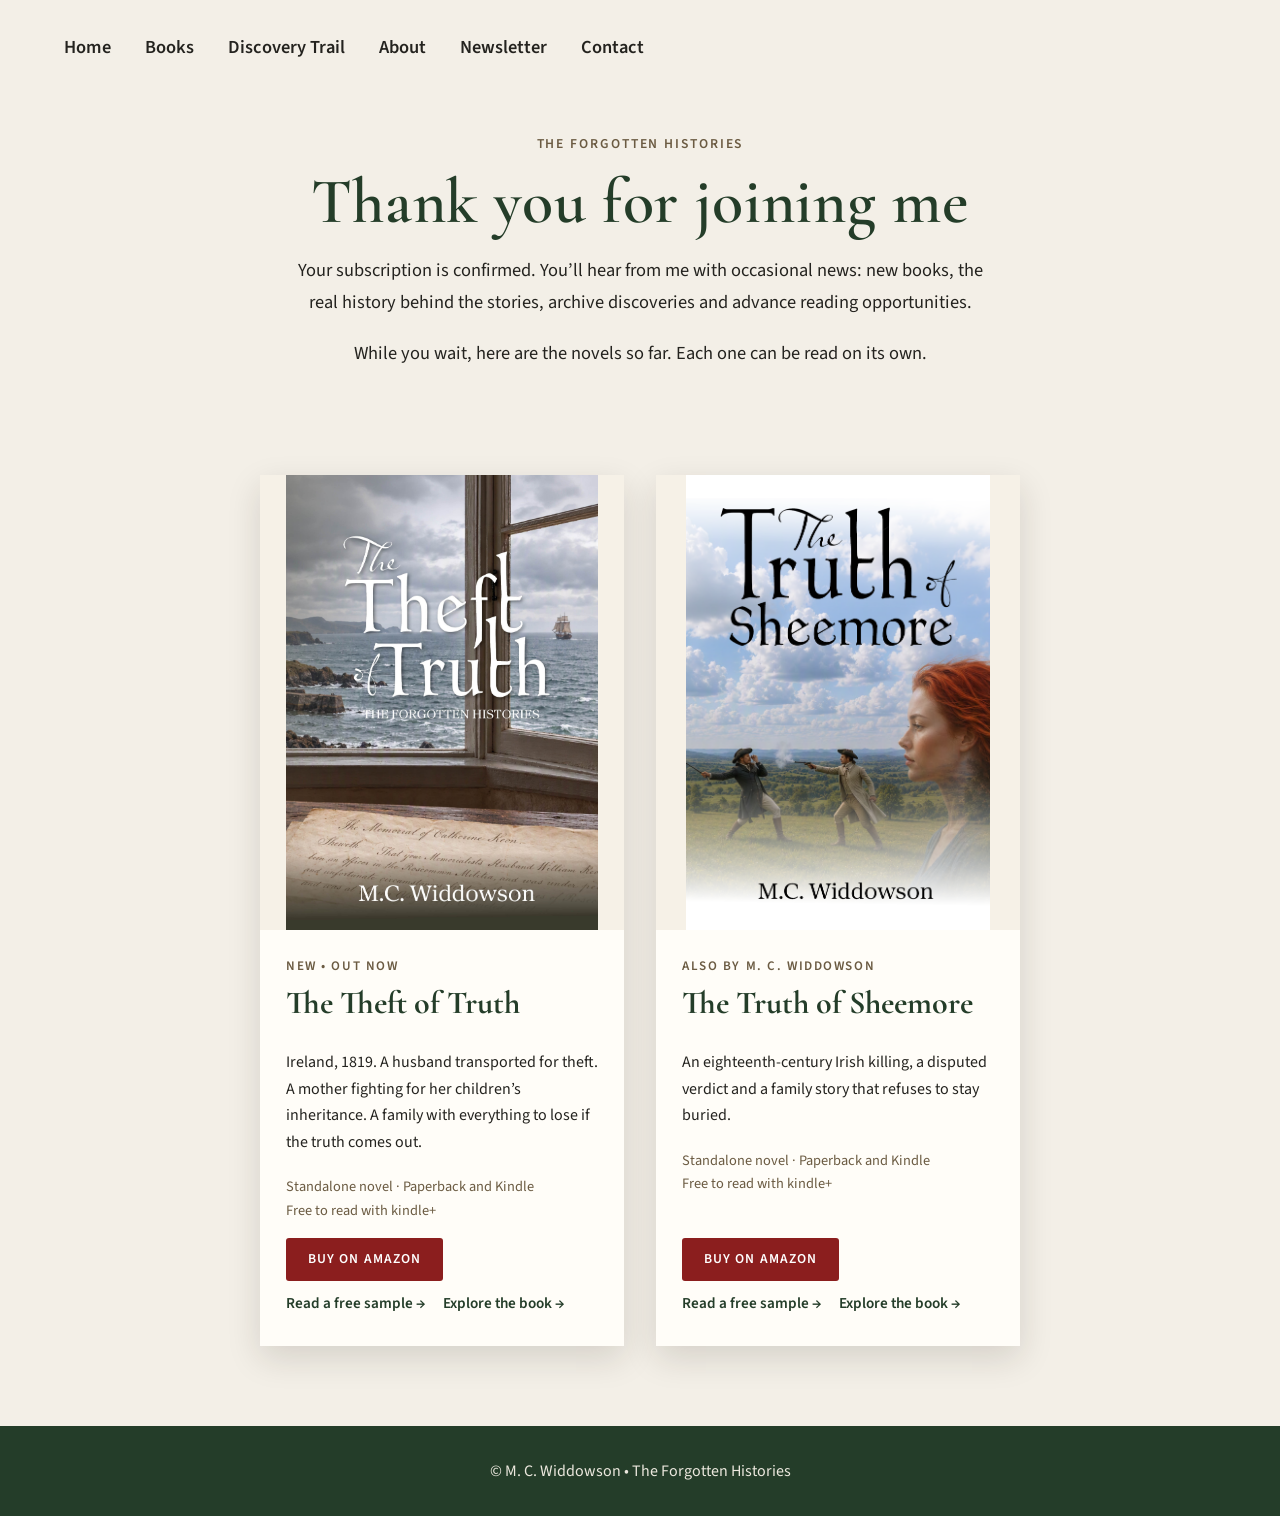
<file: thank-you.html>
<!DOCTYPE html>
<html lang="en-GB">
<head>
  <meta charset="UTF-8">
  <meta name="viewport" content="width=device-width, initial-scale=1.0">
  <title>Thank you | M. C. Widdowson</title>
  <meta name="description" content="Thank you for joining the Forgotten Histories newsletter from M. C. Widdowson.">
  <meta name="robots" content="noindex">
  <link rel="preconnect" href="https://fonts.googleapis.com">
  <link rel="preconnect" href="https://fonts.gstatic.com" crossorigin>
  <link href="https://fonts.googleapis.com/css2?family=Cormorant+Garamond:wght@400;600;700&family=Source+Sans+3:wght@300;400;600&display=swap" rel="stylesheet">
  <link rel="stylesheet" href="style.css">
  <style>
    .thanks {
      max-width: 760px;
      margin: 0 auto;
      padding: 70px 24px 10px;
      text-align: center;
    }
    .thanks h1 {
      color: #243d29;
      text-shadow: none;
      max-width: none;
      margin-bottom: 18px;
    }
    .thanks p {
      font-size: 1.15rem;
      line-height: 1.75;
    }
    .thanks .eyebrow {
      color: #6b5b42;
      font-size: .85rem;
      font-weight: 600;
      letter-spacing: .14em;
      text-transform: uppercase;
    }
    .thanks-books {
      padding: 30px 24px 80px;
    }
    .thanks-books .series-grid {
      grid-template-columns: repeat(2, 1fr);
      width: min(760px, 100%);
    }
    @media (max-width: 700px) {
      .thanks { padding-top: 44px; }
      .thanks-books .series-grid { grid-template-columns: 1fr; }
    }
  </style>
</head>
<body>
  <nav aria-label="Main navigation">
    <ul>
      <li><a href="index.html">Home</a></li>
      <li><a href="index.html#books">Books</a></li>
      <li><a href="index.html#discovery">Discovery Trail</a></li>
      <li><a href="index.html#about">About</a></li>
      <li><a href="index.html#newsletter">Newsletter</a></li>
      <li><a href="index.html#contact">Contact</a></li>
    </ul>
  </nav>

<main>
  <section class="thanks">
    <p class="eyebrow">The Forgotten Histories</p>
    <h1>Thank you for joining me</h1>
    <p>Your subscription is confirmed. You’ll hear from me with occasional news: new books, the real history behind the stories, archive discoveries and advance reading opportunities.</p>
    <p>While you wait, here are the novels so far. Each one can be read on its own.</p>
  </section>

  <section class="thanks-books" aria-label="Books by M. C. Widdowson">
    <div class="series-grid">
      <article class="book-card">
        <a class="book-image-link" href="theft-of-truth.html">
          <img src="theft-cover.jpg" alt="Cover of The Theft of Truth by M. C. Widdowson">
        </a>
        <div class="book-copy">
          <p class="book-number">New • Out now</p>
          <h3>The Theft of Truth</h3>
          <p>Ireland, 1819. A husband transported for theft. A mother fighting for her children’s inheritance. A family with everything to lose if the truth comes out.</p>
          <p class="book-formats">Standalone novel · Paperback and Kindle<br>Free to read with kindle+</p>
          <div class="buy-row">
            <a class="book-button" href="https://www.amazon.co.uk/dp/B0HP265FR1" target="_blank" rel="noopener">Buy on Amazon</a>
            <a class="explore-link" href="https://read.amazon.co.uk/kp/embed?asin=B0HHRXZYHZ&amp;preview=newtab" target="_blank" rel="noopener">Read a free sample <span aria-hidden="true">→</span></a>
            <a class="explore-link" href="theft-of-truth.html">Explore the book <span aria-hidden="true">→</span></a>
          </div>
        </div>
      </article>

      <article class="book-card">
        <a class="book-image-link" href="sheemore.html">
          <img src="truth-of-sheemore-cover.png" alt="Cover of The Truth of Sheemore by M. C. Widdowson">
        </a>
        <div class="book-copy">
          <p class="book-number">Also by M. C. Widdowson</p>
          <h3>The Truth of Sheemore</h3>
          <p>An eighteenth-century Irish killing, a disputed verdict and a family story that refuses to stay buried.</p>
          <p class="book-formats">Standalone novel · Paperback and Kindle<br>Free to read with kindle+</p>
          <div class="buy-row">
            <a class="book-button" href="https://www.amazon.co.uk/dp/B0HDQBMN4W" target="_blank" rel="noopener">Buy on Amazon</a>
            <a class="explore-link" href="https://read.amazon.co.uk/kp/embed?asin=B0HDQBMN4W&amp;preview=newtab" target="_blank" rel="noopener">Read a free sample <span aria-hidden="true">→</span></a>
            <a class="explore-link" href="sheemore.html">Explore the book <span aria-hidden="true">→</span></a>
          </div>
        </div>
      </article>
    </div>
  </section>
</main>

<footer>
  <p>© M. C. Widdowson • The Forgotten Histories</p>
</footer>

<script data-goatcounter="https://mcwiddowson.goatcounter.com/count"
        async src="//gc.zgo.at/count.js"></script>
</body>
</html>
</file>
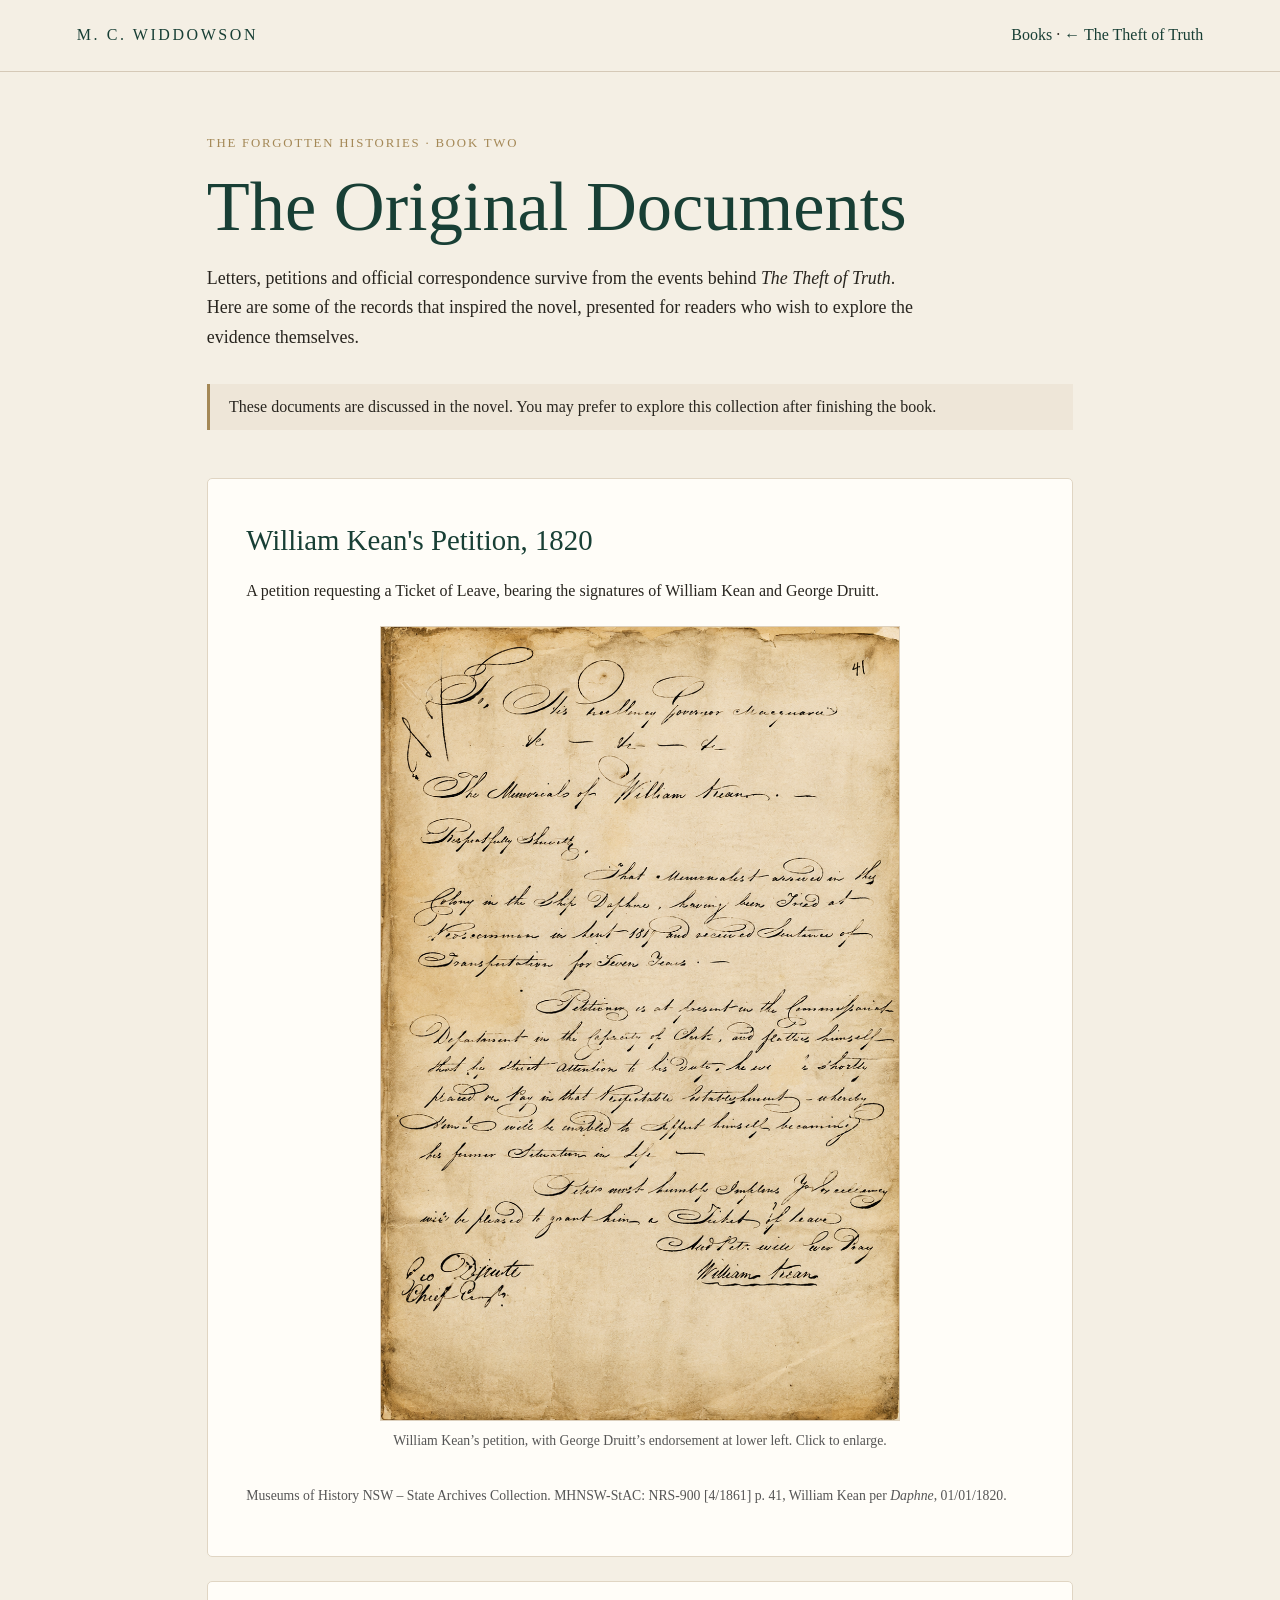
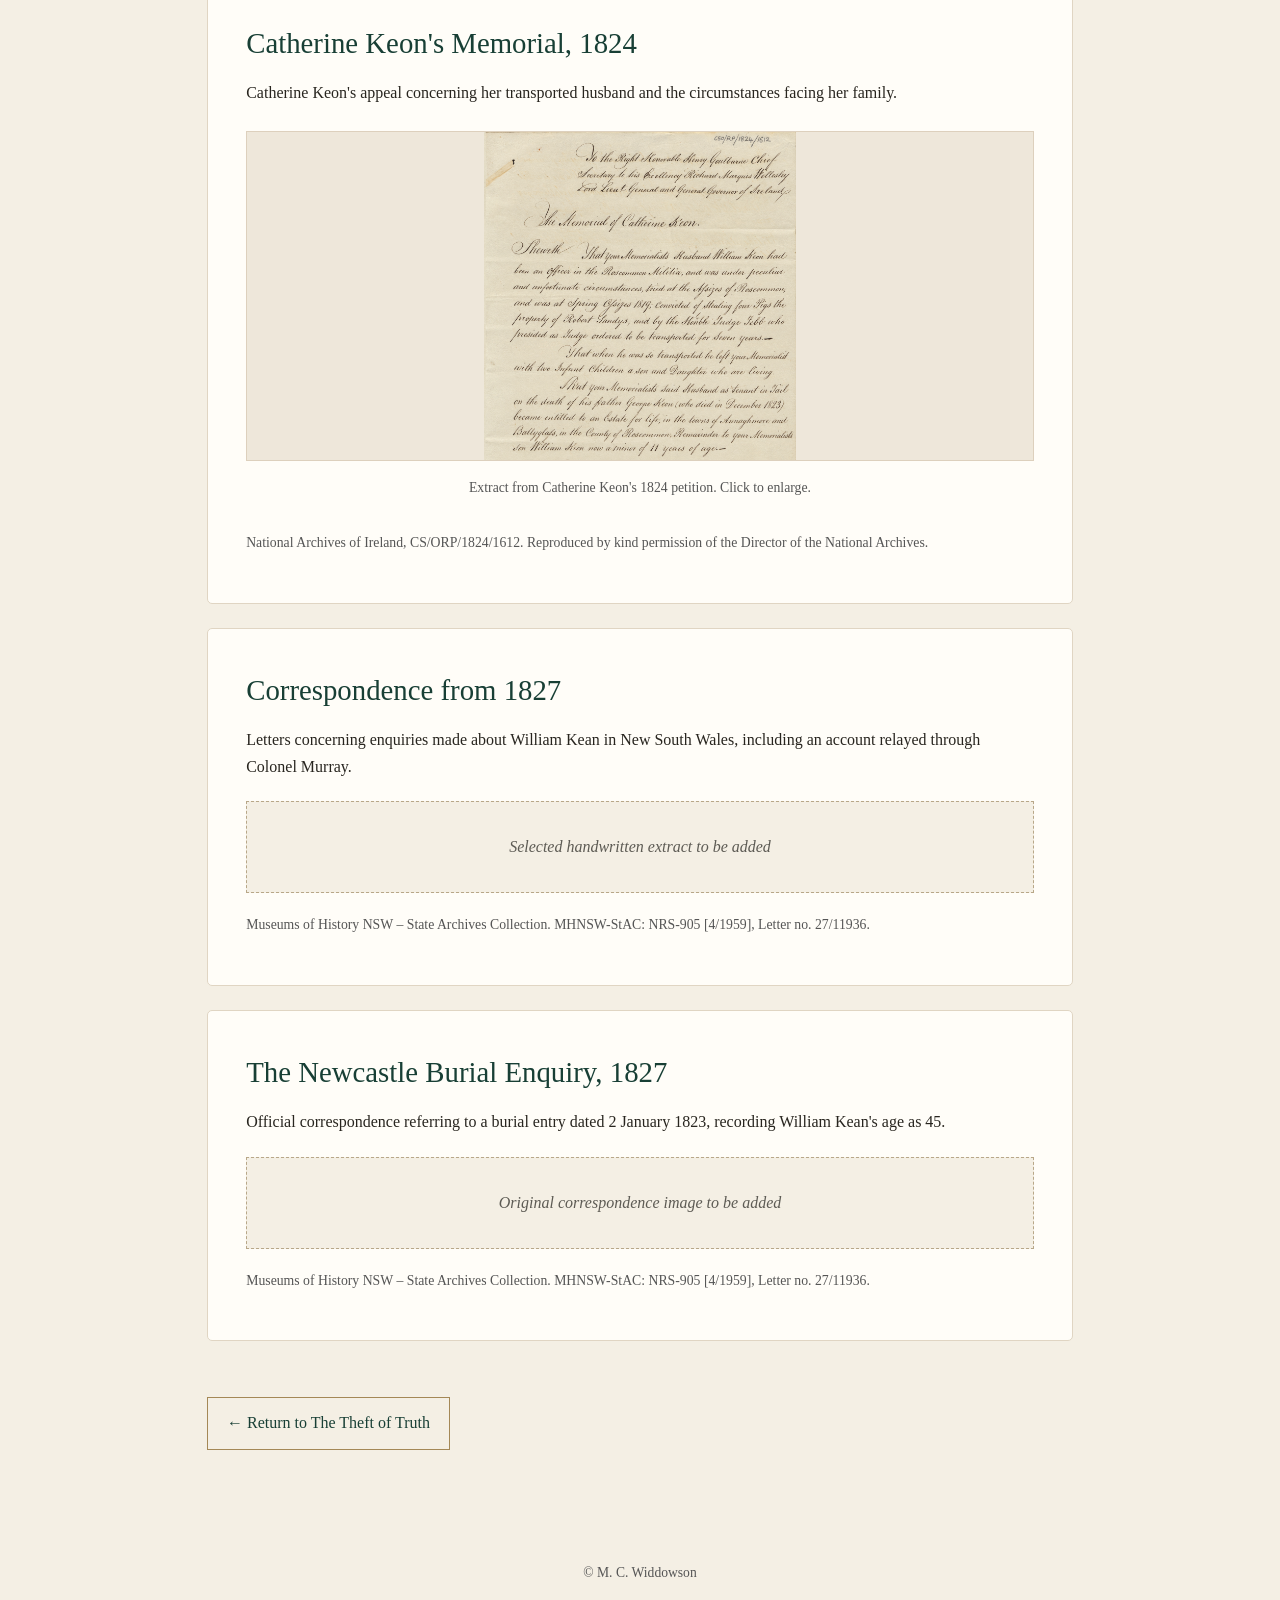
<file: theft-documents.html>
<!DOCTYPE html>
<html lang="en-GB">
<head>
<meta charset="utf-8">
<meta name="viewport" content="width=device-width, initial-scale=1">
<meta name="description" content="Original historical documents behind The Theft of Truth by M. C. Widdowson.">
<title>The Original Documents | The Theft of Truth</title>
<style>
:root{--cream:#f4efe4;--green:#183f35;--gold:#a48856;--ink:#28251f;--white:#fffdf8}
*{box-sizing:border-box}body{margin:0;background:var(--cream);color:var(--ink);font-family:Georgia,'Times New Roman',serif;line-height:1.65}
a{color:var(--green)}header{padding:1.4rem 6vw;border-bottom:1px solid #d5c9b7;display:flex;justify-content:space-between;gap:1rem;flex-wrap:wrap}header a{text-decoration:none}
.brand{letter-spacing:.16em;text-transform:uppercase}main{max-width:1020px;margin:auto;padding:3rem 6vw 5rem}h1,h2{color:var(--green);font-weight:400}h1{font-size:clamp(2.6rem,6vw,4.4rem);line-height:1.12;margin:.2rem 0 1rem}h2{font-size:1.8rem;margin:0 0 .8rem}.intro{max-width:720px;font-size:1.12rem}.notice{border-left:3px solid var(--gold);padding:.6rem 1.2rem;margin:2rem 0 3rem;background:#eee6d8}.document{background:var(--white);padding:clamp(1.3rem,3vw,2.4rem);margin:1.5rem 0;border:1px solid #e0d5c3;border-radius:5px}.document p{margin:.6rem 0}.source{font-size:.86rem;color:#555;margin-top:1.2rem!important}.pending{border:1px dashed #b8a788;background:#f4efe4;color:#5d5b54;padding:2rem;text-align:center;margin:1.3rem 0;font-style:italic}.back{display:inline-block;margin-top:2rem;padding:.75rem 1.2rem;border:1px solid var(--gold);text-decoration:none}footer{text-align:center;font-size:.85rem;padding:2rem;color:#555}
.memorial-gallery{display:grid;grid-template-columns:repeat(auto-fit,minmax(200px,1fr));gap:1.2rem;margin:1.5rem 0}.memorial-gallery figure{margin:0}.memorial-gallery img{width:100%;height:330px;object-fit:contain;background:#eee7da;border:1px solid #ddd0bd}.memorial-gallery figcaption{font-size:.86rem;color:#555;text-align:center;padding:.5rem}
.petition-figure{max-width:520px;margin:1.4rem auto}.petition-figure img{display:block;width:100%;height:auto;border:1px solid #ddd0bd}.petition-figure figcaption{text-align:center;font-size:.86rem;color:#555;padding:.6rem}
.document-image-link{display:block;cursor:zoom-in}.document-image-link:focus-visible{outline:3px solid var(--gold);outline-offset:4px}
.viewer{border:0;padding:0;background:transparent;color:white;max-width:none;max-height:none;width:100%;height:100%;width:100vw;height:100vh;overflow:auto}
.viewer::backdrop{background:rgba(12,18,16,.94)}.viewer[open]{display:flex;flex-direction:column;align-items:center;justify-content:flex-start;background:rgba(12,18,16,.94)}
.viewer-toolbar{position:sticky;top:0;z-index:2;display:flex;align-items:center;justify-content:space-between;gap:1rem;width:100%;padding:.7rem 1rem;background:#183f35;color:#fff;box-shadow:0 2px 10px #0005}
.viewer-title{font-size:.95rem;line-height:1.35}.viewer-close{font:inherit;background:#fffdf8;color:#183f35;border:2px solid #fffdf8;border-radius:4px;padding:.45rem .85rem;cursor:pointer;white-space:nowrap;min-height:44px}.viewer-close:focus-visible{outline:3px solid #f4cb7a;outline-offset:3px}
.viewer-image{display:block;width:auto;height:auto;max-width:calc(100% - 2rem);max-height:none;margin:1rem auto 2rem;object-fit:contain;cursor:zoom-in}
.viewer-image.fit{max-height:calc(100vh - 110px);cursor:zoom-in}.viewer-hint{color:#eee;font-size:.8rem;text-align:center;margin:0 1rem 1rem}
@media(max-width:500px){.viewer-toolbar{align-items:flex-start}.viewer-title{font-size:.85rem}}
</style>
</head>
<body>
<header><a class="brand" href="index.html">M. C. Widdowson</a><span class="header-links"><a href="index.html#books">Books</a> · <a href="theft-of-truth.html">← The Theft of Truth</a></span></header>
<main>
<p style="color:var(--gold);letter-spacing:.14em;text-transform:uppercase;font-size:.8rem">The Forgotten Histories · Book Two</p>
<h1>The Original Documents</h1>
<p class="intro">Letters, petitions and official correspondence survive from the events behind <em>The Theft of Truth</em>. Here are some of the records that inspired the novel, presented for readers who wish to explore the evidence themselves.</p>
<div class="notice">These documents are discussed in the novel. You may prefer to explore this collection after finishing the book.</div>
<section class="document"><h2>William Kean's Petition, 1820</h2><p>A petition requesting a Ticket of Leave, bearing the signatures of William Kean and George Druitt.</p><figure class="petition-figure"><a class="document-image-link" href="images/william-kean-petition-1820.png" data-viewer-title="William Kean's Petition, 1820"><img src="images/william-kean-petition-1820.png" alt="William Kean’s handwritten 1820 petition for a Ticket of Leave, including William Kean’s signature and George Druitt’s endorsement at lower left" loading="lazy"></a><figcaption>William Kean’s petition, with George Druitt’s endorsement at lower left. Click to enlarge.</figcaption></figure><p class="source">Museums of History NSW – State Archives Collection. MHNSW-StAC: NRS-900 [4/1861] p. 41, William Kean per <em>Daphne</em>, 01/01/1820.</p></section>
<section class="document"><h2>Catherine Keon's Memorial, 1824</h2><p>Catherine Keon's appeal concerning her transported husband and the circumstances facing her family.</p><div class="memorial-gallery">
<figure><a class="document-image-link" href="images/catherine-keon-letter-extract.png" data-viewer-title="Catherine Keon's Memorial, 1824 · Extract"><img src="images/catherine-keon-letter-extract.png" alt="Extract from Catherine Keon's 1824 memorial to Henry Goulburn" loading="lazy"></a><figcaption>Extract from Catherine Keon's 1824 petition. Click to enlarge.</figcaption></figure>
</div><p class="source">National Archives of Ireland, CS/ORP/1824/1612. Reproduced by kind permission of the Director of the National Archives.</p></section>
<section class="document"><h2>Correspondence from 1827</h2><p>Letters concerning enquiries made about William Kean in New South Wales, including an account relayed through Colonel Murray.</p><div class="pending">Selected handwritten extract to be added</div><p class="source">Museums of History NSW – State Archives Collection. MHNSW-StAC: NRS-905 [4/1959], Letter no. 27/11936.</p></section>
<section class="document"><h2>The Newcastle Burial Enquiry, 1827</h2><p>Official correspondence referring to a burial entry dated 2 January 1823, recording William Kean's age as 45.</p><div class="pending">Original correspondence image to be added</div><p class="source">Museums of History NSW – State Archives Collection. MHNSW-StAC: NRS-905 [4/1959], Letter no. 27/11936.</p></section>
<a class="back" href="theft-of-truth.html">← Return to The Theft of Truth</a>
</main><footer>© M. C. Widdowson</footer>
<dialog class="viewer" id="document-viewer" aria-label="Enlarged historical document"><div class="viewer-toolbar"><span class="viewer-title" id="viewer-title"></span><button class="viewer-close" type="button" id="viewer-close">× Close</button></div><img class="viewer-image fit" id="viewer-image" alt=""><p class="viewer-hint">Click the image to switch between fit-to-screen and full size. Press Esc or select Close to return.</p></dialog>
<script>
(()=>{
const dialog=document.getElementById('document-viewer');
const image=document.getElementById('viewer-image');
const title=document.getElementById('viewer-title');
const close=document.getElementById('viewer-close');
if(!dialog || typeof dialog.showModal!=='function')return;
document.querySelectorAll('a.document-image-link').forEach(link=>{
 link.addEventListener('click',event=>{
  event.preventDefault();
  image.src=link.getAttribute('href');
  image.alt=link.querySelector('img')?.alt||'Enlarged historical document';
  image.classList.add('fit');
  title.textContent=link.dataset.viewerTitle||'Original document';
  dialog.showModal();
  close.focus();
 });
});
close.addEventListener('click',()=>dialog.close());
image.addEventListener('click',()=>image.classList.toggle('fit'));
dialog.addEventListener('click',event=>{if(event.target===dialog)dialog.close()});
dialog.addEventListener('close',()=>{image.removeAttribute('src')});
})();
</script>
<script data-goatcounter="https://mcwiddowson.goatcounter.com/count" async src="//gc.zgo.at/count.js"></script>
</body></html>
</file>
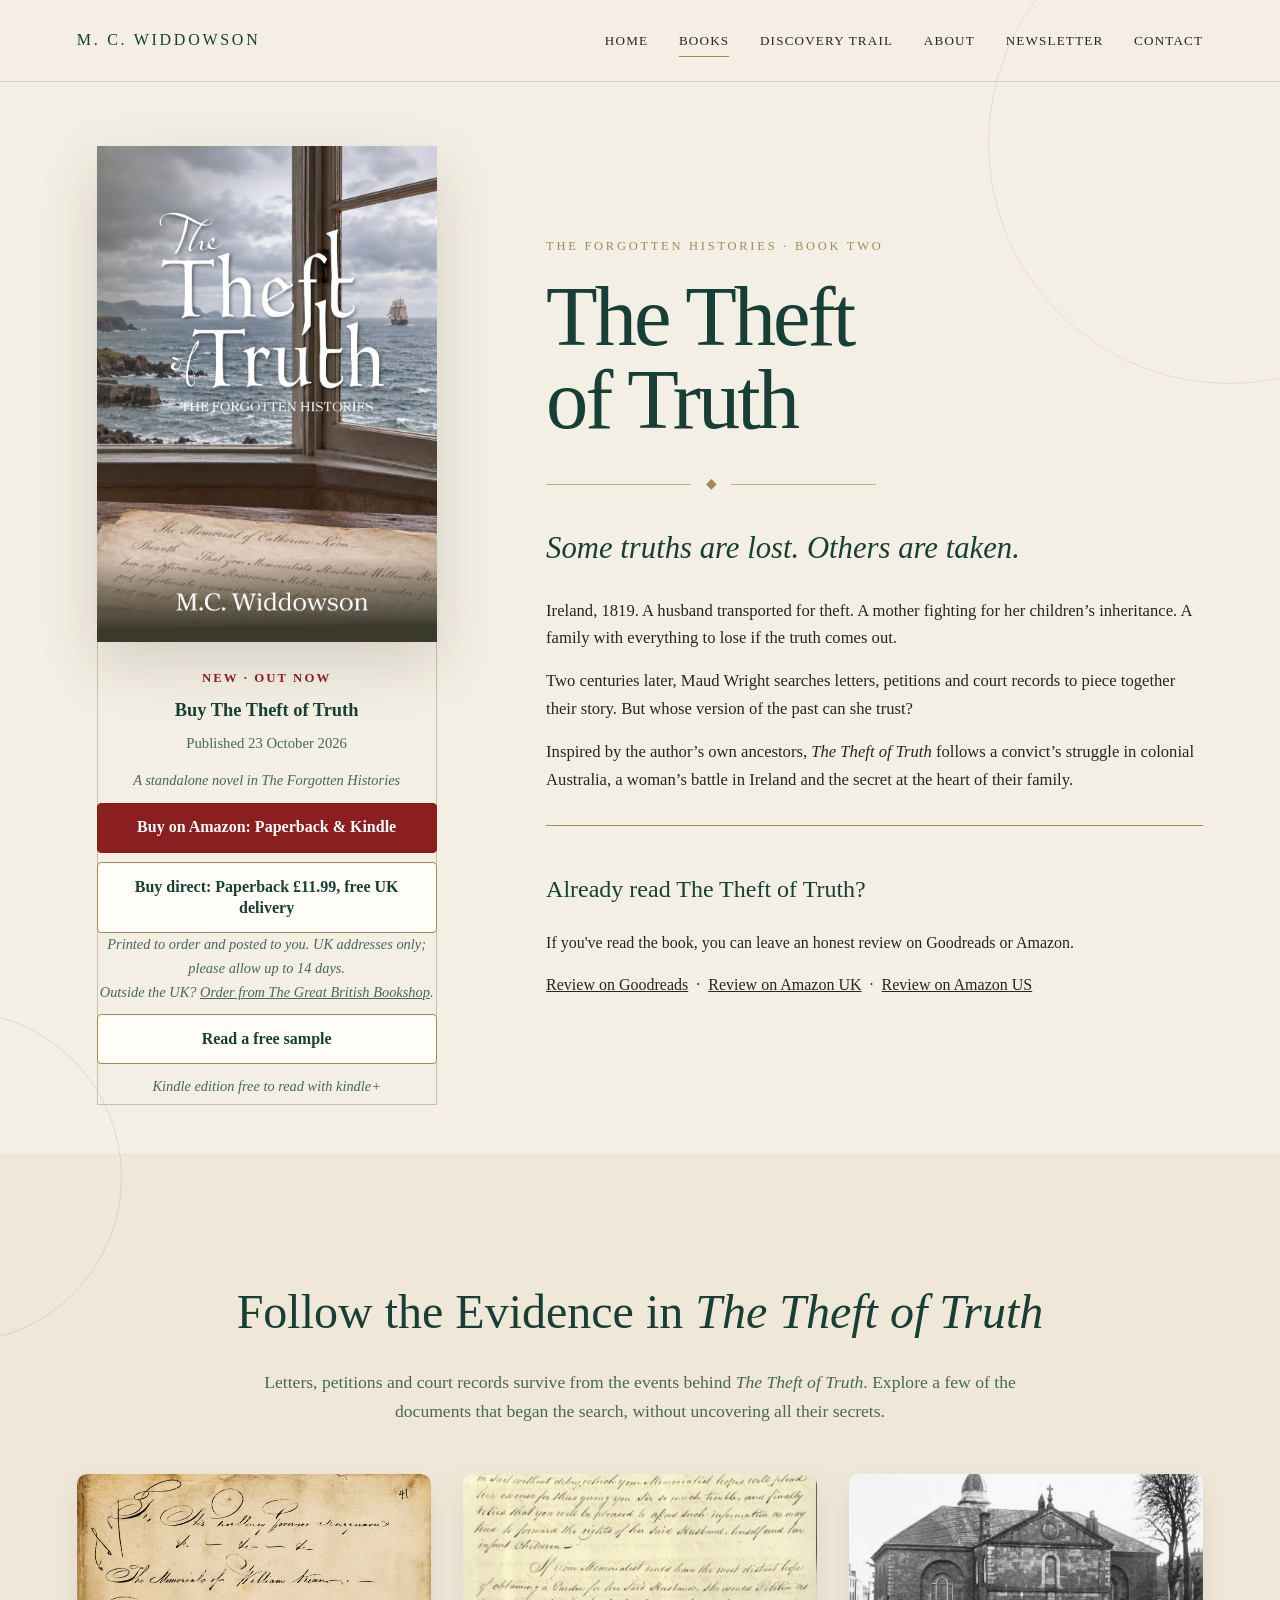
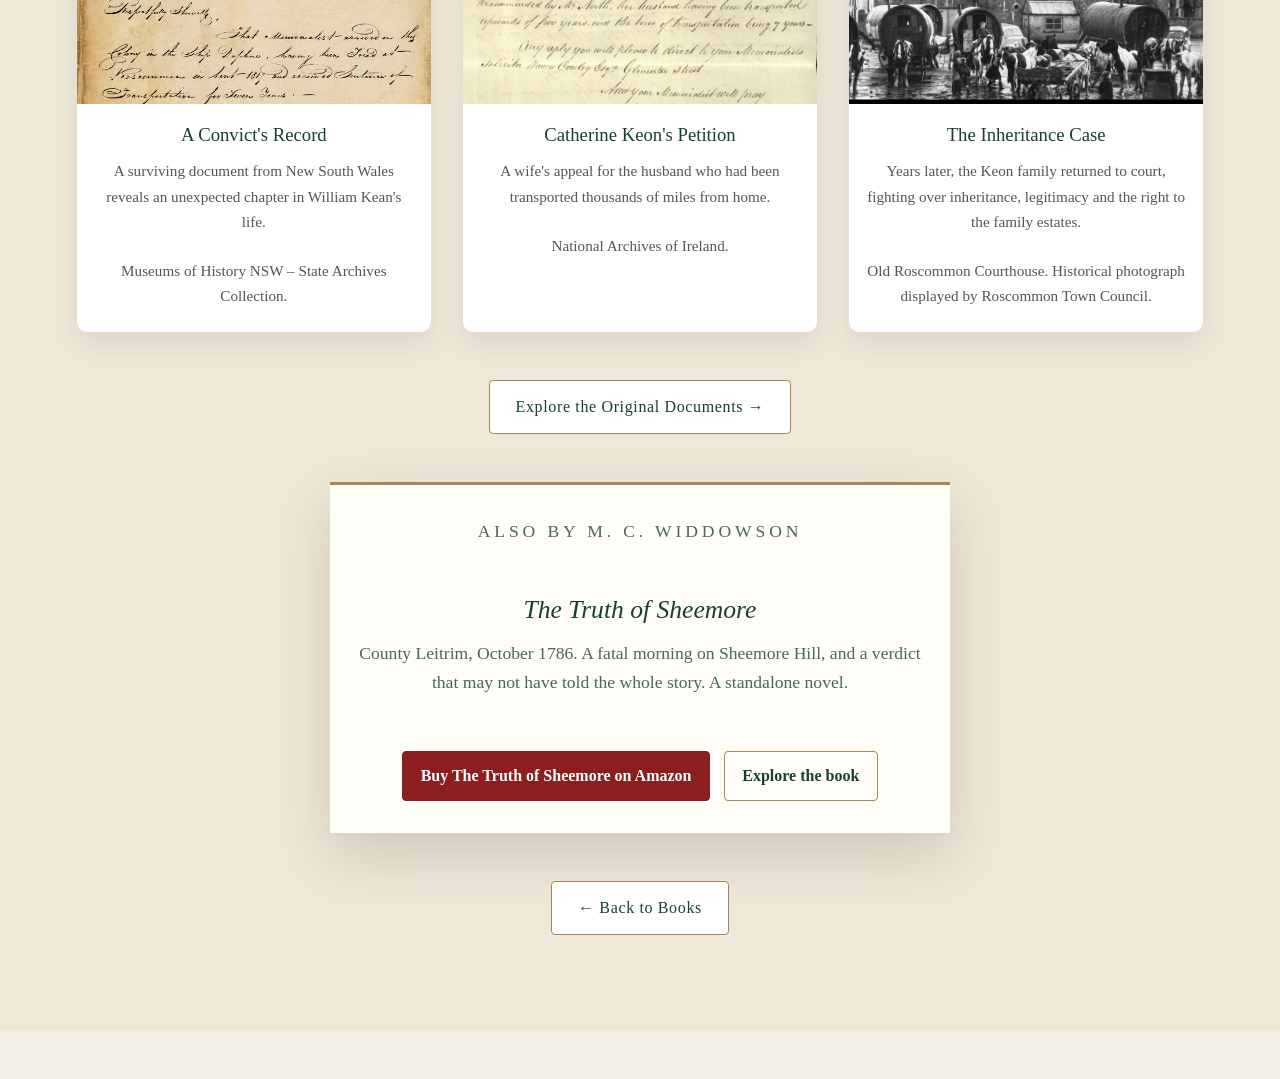
<file: theft-of-truth.html>
<!DOCTYPE html>
<html lang="en-GB">
<head>
  <meta charset="utf-8">
  <meta name="viewport" content="width=device-width, initial-scale=1">
  <title>The Theft of Truth | M. C. Widdowson</title>
<meta name="description" content="The Theft of Truth by M. C. Widdowson. An Irish historical novel of stolen inheritance, convict transportation to Australia and one woman's fight for justice.">
  <script type="application/ld+json">
{
  "@context": "https://schema.org",
  "@type": "Book",
  "name": "The Theft of Truth",
  "author": {
    "@type": "Person",
    "name": "M. C. Widdowson"
  },
  "isbn": "9781066834334",
  "datePublished": "2026-10-23",
  "inLanguage": "en",
  "genre": "Historical fiction",
  "description": "An Irish historical novel inspired by true events. A husband is transported to Australia, while his wife fights to protect her children's inheritance against powerful interests.",
  "url": "https://madeleinewiddowson.com/theft-of-truth.html",
  "isPartOf": {
    "@type": "BookSeries",
    "name": "The Forgotten Histories"
  }
}
</script>
  
  <style>
    :root {
      --cream: #f4efe4;
      --cream-deep: #e8dfcf;
      --ink: #28251f;
      --green: #183f35;
      --green-soft: #49665d;
      --gold: #a48856;
      --white: #fffdf8;
      --shadow: 0 22px 55px rgba(41, 35, 25, 0.16);
      --serif: Georgia, "Times New Roman", serif;
    }

    * {
      box-sizing: border-box;
    }

    html {
      scroll-behavior: smooth;
    }

    body {
      margin: 0;
      background: var(--cream);
      color: var(--ink);
      font-family: var(--serif);
      line-height: 1.65;
    }

    a {
      color: inherit;
    }

    img {
      display: block;
      max-width: 100%;
    }

    .site-header {
      min-height: 82px;
      padding: 0 6vw;
      display: flex;
      align-items: center;
      justify-content: space-between;
      gap: 2rem;
      border-bottom: 1px solid rgba(24, 63, 53, 0.16);
      background: rgba(244, 239, 228, 0.96);
    }

    .brand {
      text-decoration: none;
      color: var(--green);
      font-size: 1rem;
      letter-spacing: 0.17em;
      text-transform: uppercase;
      white-space: nowrap;
    }

    .site-nav {
      display: flex;
      align-items: center;
      gap: clamp(1rem, 2.4vw, 2.4rem);
      font-size: 0.82rem;
      letter-spacing: 0.09em;
      text-transform: uppercase;
    }

    .site-nav a {
      position: relative;
      text-decoration: none;
      padding: 0.55rem 0;
    }

    .site-nav a::after {
      content: "";
      position: absolute;
      left: 0;
      right: 100%;
      bottom: 0.22rem;
      height: 1px;
      background: var(--gold);
      transition: right 180ms ease;
    }

    .site-nav a:hover::after,
    .site-nav a:focus-visible::after,
    .site-nav a[aria-current="page"]::after {
      right: 0;
    }

    .menu-button {
      display: none;
      border: 1px solid rgba(24, 63, 53, 0.4);
      background: transparent;
      color: var(--green);
      padding: 0.55rem 0.8rem;
      font: inherit;
    }

    .book-intro {
      min-height: auto;
      display: grid;
      align-items: center;
      padding: 3rem 6vw 2rem;
      position: relative;
      overflow: visible;
    }

    .book-intro::before {
      content: "";
      position: absolute;
      width: 480px;
      height: 480px;
      right: -190px;
      top: -180px;
      border: 1px solid rgba(164, 136, 86, 0.18);
      border-radius: 50%;
    }

    .book-intro::after {
      content: "";
      position: absolute;
      width: 330px;
      height: 330px;
      left: -210px;
      bottom: -190px;
      border: 1px solid rgba(24, 63, 53, 0.12);
      border-radius: 50%;
    }

    .book-grid {
      width: min(1160px, 100%);
      margin: 0 auto;
      display: grid;
      grid-template-columns: minmax(260px, 0.78fr) minmax(420px, 1.35fr);
      gap: clamp(3rem, 7vw, 7.5rem);
      align-items: center;
      position: relative;
      z-index: 1;
    }

  .cover-wrap {
    width: 340px;
    max-width: 100%;
    height: auto;
    justify-self: center;
    position: relative;
}

.cover-wrap::before {
  content: "";
  position: absolute;
  inset: 0px -0px -0px 0px;
  border: 1px solid rgba(164, 136, 86, 0.45);
  z-index: -1;
}

.book-cover {
  width: 100%;
  height: auto;
object-fit: contain;
  display: block;
  background: var(--cream-deep);
  box-shadow: var(--shadow);
}

    .book-copy {
      max-width: 690px;
    }

    .eyebrow {
      margin: 0 0 1.2rem;
      color: var(--gold);
      font-size: 0.78rem;
      letter-spacing: 0.22em;
      text-transform: uppercase;
    }

    h1 {
      margin: 0;
      color: var(--green);
      font-size: clamp(2rem, 6.6vw, 6.2rem);
      font-weight: 400;
      line-height: 0.98;
      letter-spacing: -0.035em;
    }

    .ornament {
      display: flex;
      align-items: center;
      gap: 0.9rem;
      width: min(330px, 75%);
      margin: 2rem 0;
      color: var(--gold);
    }

    .ornament::before,
    .ornament::after {
      content: "";
      height: 1px;
      background: currentColor;
      flex: 1;
      opacity: 0.65;
    }

    .ornament span {
      font-size: 0.85rem;
    }

    .strapline {
      max-width: 640px;
      margin: 0 0 1.7rem;
      color: var(--green);
      font-size: clamp(1.45rem, 2.4vw, 2.05rem);
      line-height: 1.35;
      font-style: italic;
    }

    .description {
      max-width: 650px;
      margin: 0;
      font-size: clamp(1.02rem, 1.3vw, 1.18rem);
    }

    .description + .description {
      margin-top: 1rem;
    }

    .availability {
      margin: 2.1rem 0 0;
      padding-top: 1.25rem;
      border-top: 1px solid rgba(24, 63, 53, 0.2);
      color: var(--green-soft);
      font-size: 0.96rem;
      font-style: italic;
    }

    .continue-link {
      display: inline-flex;
      align-items: center;
      gap: 0.8rem;
      margin-top: 2.4rem;
      color: var(--green);
      text-decoration: none;
      font-size: 0.83rem;
      letter-spacing: 0.14em;
      text-transform: uppercase;
    }

    .continue-link span {
      display: inline-grid;
      place-items: center;
      width: 2rem;
      height: 2rem;
      border: 1px solid rgba(24, 63, 53, 0.45);
      border-radius: 50%;
      transition: transform 180ms ease, background 180ms ease, color 180ms ease;
    }

    .continue-link:hover span,
    .continue-link:focus-visible span {
      transform: translateY(4px);
      background: var(--green);
      color: var(--white);
    }

    .page-note {
      padding: 1.25rem 6vw 1.8rem;
      text-align: center;
      color: rgba(40, 37, 31, 0.62);
      font-size: 0.78rem;
      letter-spacing: 0.07em;
    }

    @media (max-width: 850px) {
      .site-header {
        min-height: 72px;
        flex-wrap: wrap;
        padding-top: 1rem;
        padding-bottom: 1rem;
      }

      .menu-button {
        display: block;
      }

      .site-nav {
        display: none;
        width: 100%;
        flex-direction: column;
        align-items: flex-start;
        gap: 0.25rem;
        padding: 0.8rem 0 0.2rem;
      }

      .site-nav.is-open {
        display: flex;
      }

      .book-intro {
        min-height: auto;
      }

      .book-grid {
        grid-template-columns: 1fr;
        gap: 3.5rem;
      }

      .cover-wrap {
        width: min(72vw, 340px);
      }

      .book-copy {
        text-align: center;
        margin: 0 auto;
      }

      .ornament {
        margin-left: auto;
        margin-right: auto;
      }

      .strapline,
      .description {
        margin-left: auto;
        margin-right: auto;
      }

      .availability {
        max-width: 560px;
        margin-left: auto;
        margin-right: auto;
      }
    }
/* ===========================
   DISCOVER SECTION
=========================== */

.discover {
  padding: 5rem 6vw 6rem;
  background: #efe7d8;
}

.discover-inner {
  max-width: 1200px;
  margin: auto;
  text-align: center;
}

.discover h2 {
  color: var(--green);
  font-size: clamp(2rem,4vw,3rem);
  margin-bottom: 1rem;
  font-weight: 400;
}

.discover p {
  max-width: 760px;
  margin: auto auto 3rem;
  font-size: 1.1rem;
  color: var(--green-soft);
}

.archive-grid{
  display:grid;
  grid-template-columns:repeat(auto-fit,minmax(220px,1fr));
  gap:2rem;
}

.archive-card{
  display:block;
  background:white;
  border-radius:10px;
  overflow:hidden;
  text-decoration:none;
  color:inherit;
  box-shadow:0 12px 30px rgba(0,0,0,.08);
  transition:transform .25s ease,
             box-shadow .25s ease;
}

.archive-card:hover{
  transform:translateY(-8px);
  box-shadow:0 22px 45px rgba(0,0,0,.15);
}

.archive-card img{
  width:100%;
  height:230px;
  object-fit:cover;
}
.archive-card img[alt="Robert Keon"] {
  object-fit: contain;
  object-position: center top;
  background: white;
}

.archive-card img[alt="Code Duello"] {
    object-position: top;
}


.archive-card h3{
  margin:1rem 1rem .5rem;
  color:var(--green);
  font-weight:400;
}

.archive-card p{
  margin:0 1rem 1.5rem;
  font-size:.95rem;
  color:#555;
}
.back-to-books-wrap {
  text-align: center;
  margin-top: 3rem;
}

.back-to-books {
  display: inline-block;
  padding: 0.8rem 1.6rem;
  border: 1px solid var(--gold);
  border-radius: 4px;
  color: var(--green);
  text-decoration: none;
  font-size: 1rem;
  letter-spacing: 0.04em;
  background: white;
}

.amazon-button {
  display: inline-block;
  margin-top: 0.8rem;
  padding: 0.8rem 1.6rem;
  border: 1px solid var(--gold);
  border-radius: 4px;
  color: var(--green);
  text-decoration: none;
  font-size: 1rem;
  letter-spacing: 0.04em;
  background: white;
}

.amazon-button:hover {
  background: var(--green);
  color: white;
}

.back-to-books:hover {
  background: var(--green);
  color: white;
}

    @media (max-width: 480px) {
      .brand {
        font-size: 0.82rem;
        letter-spacing: 0.12em;
      }

      .book-intro {
        padding-left: 1.35rem;
        padding-right: 1.35rem;
      }

      h1 {
       font-size: clamp(1.8rem, 8vw, 2.5rem);
      }

      .cover-wrap::before {
        inset: 11px -11px -11px 11px;
      }
    }
    .archive-card-marker {
      min-height: 390px;
   display: flex;
  flex-direction: column;
  justify-content: flex-end;
  align-items: center;
  text-align: center;
  padding: 2rem 1.5rem 2.25 rem;
}

  

.archive-card-marker span {
  font-size: 0.8rem;
  letter-spacing: 0.18em;
  text-transform: uppercase;
  color: var(--green);
}

.archive-card-marker small {
  margin-top: 0.8rem;
  font-size: 0.9rem;
  font-style: italic;
  color: var(--green-soft);
}

.card-ornament {
  margin: 0.8rem 0;
  color: var(--gold);
}
.review-section {
 padding: 1.5rem 2rem 2rem;
  text-align: center;
  background: var(--cream);
}

.review-inner {
  max-width: 700px;
  margin: 0 auto;
}

.review-section .eyebrow {
margin: 0 0 0.6rem;
  color: var(--gold);
  font-size: 0.8rem;
  letter-spacing: 0.18em;
}

.review-section h2 {
  margin: 0 0 1rem;
  color: var(--green);
  font-family: var(--serif);
  font-size: 2rem;
  font-weight: normal;
}

.review-section p {
  margin: 0 auto 1.6rem;
  line-height: 1.7;
}

.review-section .back-to-books {
  display: inline-block;
  padding: 0.9rem 1.5rem;
  border: 1px solid var(--gold);
  border-radius: 4px;
  text-decoration: none;
  color: var(--green);
  background: var(--white);
}

.review-section .back-to-books:hover {
  background: var(--green);
  color: var(--white);
}

    /* ===== Buying buttons (website repairs, Nov 2026) ===== */
    .buy-panel {
      margin: 1.6rem auto 0;
      max-width: 340px;
      text-align: center;
    }
    .buy-panel p { margin: 0 0 0.35rem; }
    .buy-new {
      color: #8b1e1e;
      font-size: 0.8rem;
      letter-spacing: 0.16em;
      text-transform: uppercase;
      font-weight: bold;
    }
    .buy-title { font-size: 1.15rem; color: var(--green); }
    .buy-kindleplus { margin-top: 0.7rem !important; }
    .buy-standalone { font-size: 0.9rem; font-style: italic; color: var(--green-soft); }
    .buy-date { font-size: 0.92rem; color: var(--green-soft); margin-bottom: 0.9rem !important; }
    .buy-btn {
      display: block;
      margin: 0.6rem auto 0;
      padding: 0.85rem 1.1rem;
      border-radius: 4px;
      text-align: center;
      text-decoration: none;
      font-weight: bold;
      line-height: 1.3;
    }
    .buy-btn-main { background: #8b1e1e; color: #fff; border: 1px solid #8b1e1e; }
    .buy-btn-main:hover, .buy-btn-main:focus { background: #6f1818; }
    .buy-btn-alt { background: var(--white); color: var(--green); border: 1px solid var(--gold); }
    .buy-btn-alt:hover, .buy-btn-alt:focus { background: var(--cream-deep); }
    .next-book {
      max-width: 620px;
      margin: 3rem auto 1rem;
      padding: 2rem 1.5rem;
      text-align: center;
      background: var(--white);
      border-top: 3px solid var(--gold);
      box-shadow: var(--shadow);
    }
    .next-book h3 { margin: 0.3rem 0 0.8rem; color: var(--green); font-weight: normal; font-size: 1.6rem; line-height: 1.25; }
    .next-book .buy-btn { display: inline-block; margin: 0.4rem 0.3rem 0; }
    .newsletter-signup { max-width: 700px; margin: 2rem auto 3rem; padding: 0 1.5rem; }
    html, body { overflow-x: clip; }
    .book-intro { overflow-x: clip; }
  </style>
</head>

<body>
  <header class="site-header">
    <a class="brand" href="index.html">M. C. Widdowson</a>

    <button class="menu-button" type="button" aria-expanded="false" aria-controls="site-nav">
      Menu
    </button>

    <nav class="site-nav" id="site-nav" aria-label="Main navigation">
      <a href="index.html">Home</a>
      <a href="index.html#books" aria-current="page">Books</a>
      <a href="index.html#discovery">Discovery Trail</a>
      <a href="index.html#about">About</a>
      <a href="index.html#newsletter">Newsletter</a>
      <a href="index.html#contact">Contact</a>
    </nav>
  </header>
  <main>
  <section class="book-intro" aria-labelledby="book-title">
      <div class="book-grid">

        <figure class="cover-wrap">
          <!--
            Rename your cover image to:
            truth-of-sheemore-cover.jpg

            Put it in the same folder as this HTML file.
            If you keep images in an "images" folder, change the line below to:
            src="images/truth-cover.png"
          -->
          <img
            class="book-cover"
            src="theft-cover.jpg"
            alt="The Theft of Truth by M. C. Widdowson">
            
<div class="buy-panel">
  <p class="buy-new">New · Out now</p>
  <p class="buy-title"><strong>Buy The Theft of Truth</strong></p>
  <p class="buy-date">Published 23 October 2026</p>
  <p class="buy-standalone">A standalone novel in The Forgotten Histories</p>

  <a class="buy-btn buy-btn-main"
     href="https://www.amazon.co.uk/dp/B0HP265FR1"
     target="_blank" rel="noopener">Buy on Amazon: Paperback &amp; Kindle</a>

  <a class="buy-btn buy-btn-alt"
     href="https://buy.stripe.com/00weVfbpf2nqaHXcKiffy01"
     target="_blank" rel="noopener">Buy direct: Paperback £11.99, free UK delivery</a>
  <p class="buy-standalone">Printed to order and posted to you. UK addresses only; please allow up to 14 days.<br>
  Outside the UK? <a href="https://www.thegreatbritishbookshop.co.uk/products/the-theft-of-truth" target="_blank" rel="noopener">Order from The Great British Bookshop</a>.</p>

  <a class="buy-btn buy-btn-alt"
     href="https://read.amazon.co.uk/kp/embed?asin=B0HHRXZYHZ&amp;preview=newtab"
     target="_blank" rel="noopener">Read a free sample</a>
  <p class="buy-standalone buy-kindleplus">Kindle edition free to read with kindle+</p>
</div>
        </figure>

        <div class="book-copy">
          <p class="eyebrow">The Forgotten Histories · Book Two</p>

          <h1 id="book-title">The Theft<br>of Truth</h1>

          <div class="ornament" aria-hidden="true">
            <span>◆</span>
          </div>

          <p class="strapline">
  Some truths are lost. Others are taken.
</p>

          <p class="description">
  Ireland, 1819. A husband transported for theft. A mother fighting for her children’s inheritance. A family with everything to lose if the truth comes out.
</p>

<p class="description">
  Two centuries later, Maud Wright searches letters, petitions and court records to piece together their story. But whose version of the past can she trust?
</p>

<p class="description">
  Inspired by the author’s own ancestors, <em>The Theft of Truth</em> follows a convict’s struggle in colonial Australia, a woman’s battle in Ireland and the secret at the heart of their family.
</p>

 <div style="margin-top:2rem; padding-top:1.5rem; border-top:1px solid #a48856;">

  <h2 style="color:#183f35; font-weight:normal; font-size:1.5rem;">
    Already read The Theft of Truth?
  </h2>

  <p>
    If you've read the book, you can leave an honest review
    on Goodreads or Amazon.
  </p>

  <p>
  <a href="https://www.goodreads.com/book/show/262357452-the-theft-of-truth"
     target="_blank" rel="noopener">Review on Goodreads</a>
  &nbsp;·&nbsp;
  <a href="https://www.amazon.co.uk/review/create-review?asin=B0HP265FR1"
     target="_blank" rel="noopener">Review on Amazon UK</a>
  &nbsp;·&nbsp;
  <a href="https://www.amazon.com/review/create-review?asin=B0HP265FR1"
     target="_blank" rel="noopener">Review on Amazon US</a>
</p>

</div>         
          
        </div>

      </div>
    </section>



<section class="discover" aria-labelledby="discover-title">

  <div class="discover-inner">

    <h2 id="discover-title">Follow the Evidence in <em>The Theft of Truth</em></h2>

    <p>
  Letters, petitions and court records survive from the events behind <em>The Theft of Truth</em>.
  Explore a few of the documents that began the search, without uncovering all their secrets.
</p>

    <div class="archive-grid">
      <div class="archive-card">
        <img src="images/ticket-of-leave-card.png" alt="William Kean's petition for a Ticket of Leave">
        <h3>A Convict's Record</h3>
        <p>A surviving document from New South Wales reveals an unexpected chapter in William Kean's life.</p>
        <p class="image-credit">Museums of History NSW – State Archives Collection.</p>
      </div>
      <div class="archive-card">
        <img src="images/catherine-letter.jpg" alt="Catherine Keon's memorial">
        <h3>Catherine Keon's Petition</h3>
        <p>A wife's appeal for the husband who had been transported thousands of miles from home.</p>
        <p class="image-credit">National Archives of Ireland.</p>
      </div>
      <div class="archive-card">
        <img src="roscommon-courthouse.PNG" alt="Old Roscommon Courthouse">
        <h3>The Inheritance Case</h3>
        <p>Years later, the Keon family returned to court, fighting over inheritance, legitimacy and the right to the family estates.</p>
        <p class="image-credit">Old Roscommon Courthouse. Historical photograph displayed by Roscommon Town Council.</p>
      </div>
    </div>
    <div class="back-to-books-wrap">
      <a href="theft-documents.html" class="back-to-books">Explore the Original Documents →</a>
    </div>
<div class="next-book">
  <p class="eyebrow">Also by M. C. Widdowson</p>
  <h3><em>The Truth of Sheemore</em></h3>
  <p>County Leitrim, October 1786. A fatal morning on Sheemore Hill, and a verdict that may not have told the whole story. A standalone novel.</p>
  <a class="buy-btn buy-btn-main" href="https://www.amazon.co.uk/dp/B0HDQBMN4W" target="_blank" rel="noopener">Buy The Truth of Sheemore on Amazon</a>
  <a class="buy-btn buy-btn-alt" href="sheemore.html">Explore the book</a>
</div>
<div class="back-to-books-wrap">
  <a href="index.html#books" class="back-to-books">← Back to Books</a>
</div>
  </div>

</section>

<section class="newsletter-signup" id="newsletter" aria-label="Newsletter sign-up">
  <script async data-uid="835c51f459"
          src="https://m-c-widdowson.kit.com/835c51f459/index.js"></script>
</section>


  </main>
  <script>
    const menuButton = document.querySelector(".menu-button");
    const navigation = document.querySelector(".site-nav");

    menuButton.addEventListener("click", () => {
      const isOpen = navigation.classList.toggle("is-open");
      menuButton.setAttribute("aria-expanded", String(isOpen));
    });
  </script>

  <script data-goatcounter="https://mcwiddowson.goatcounter.com/count"
        async src="//gc.zgo.at/count.js"></script>
</body>
</html>
</file>
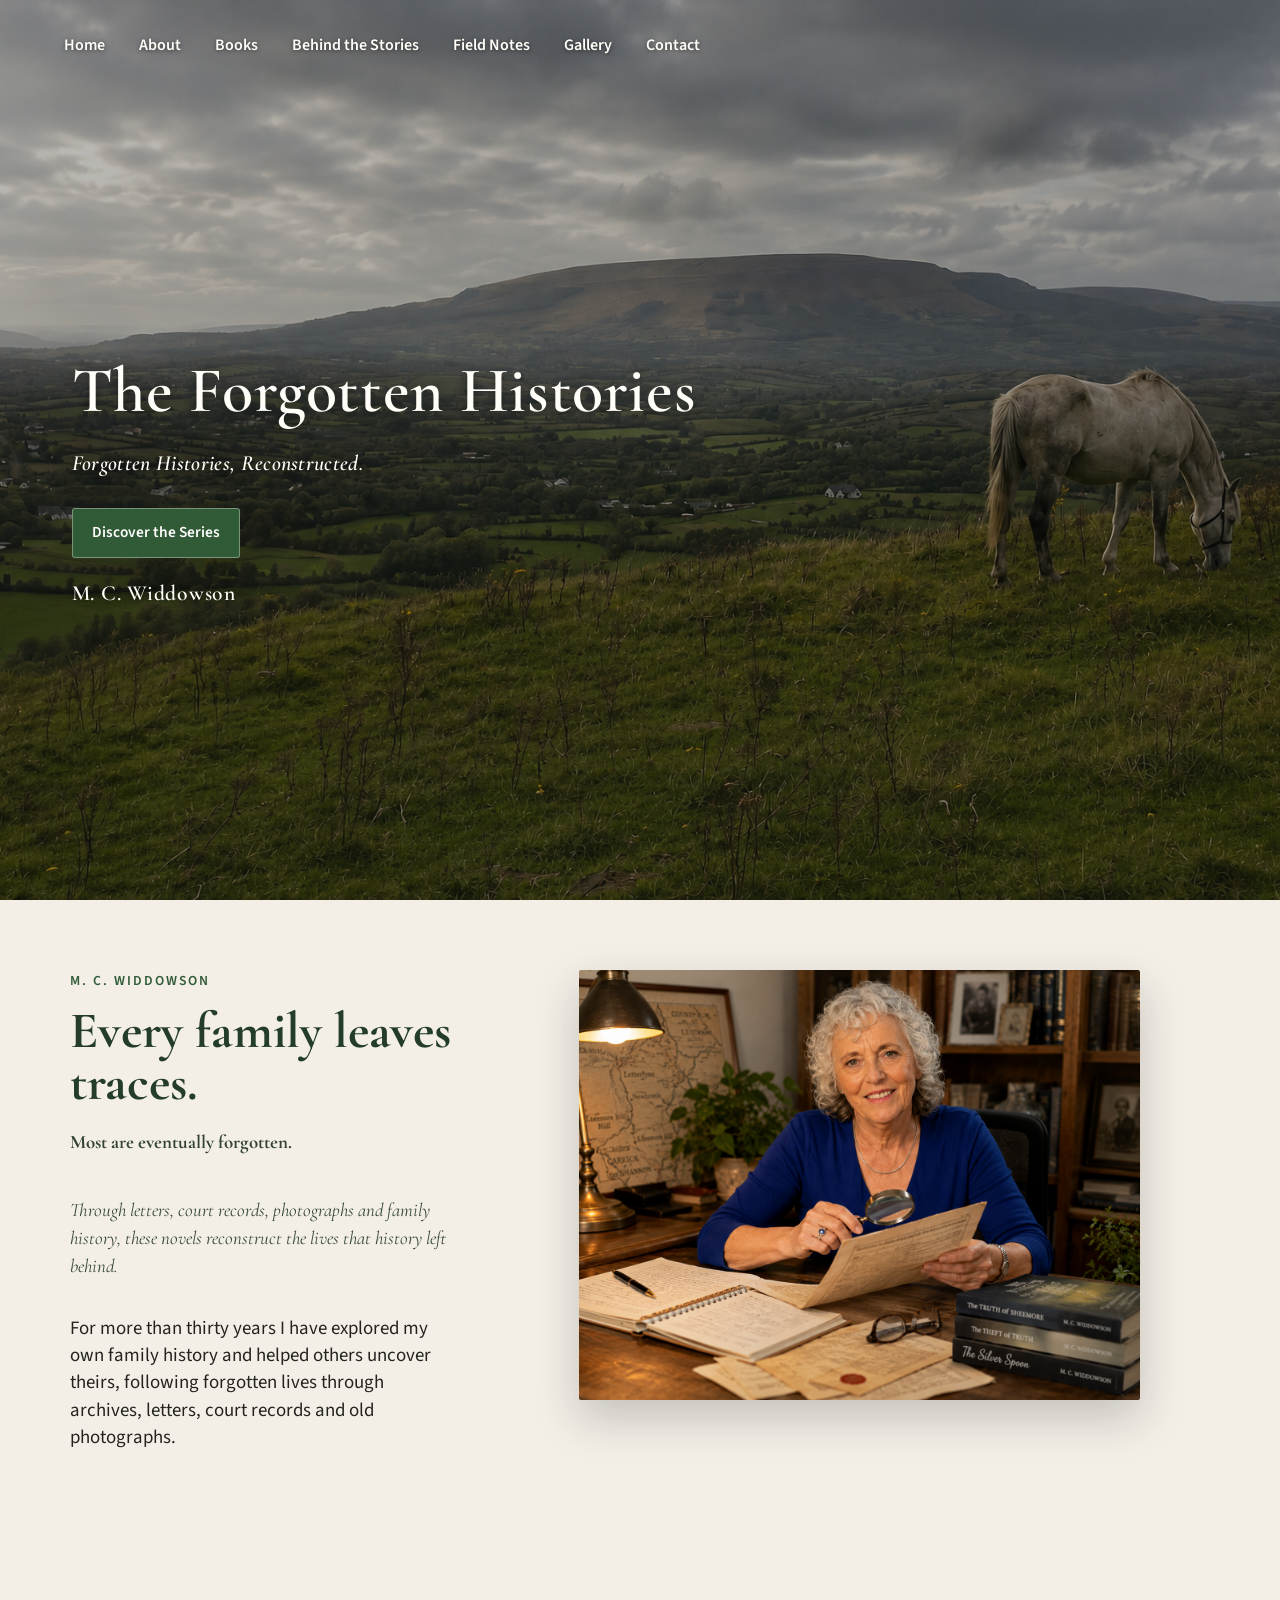
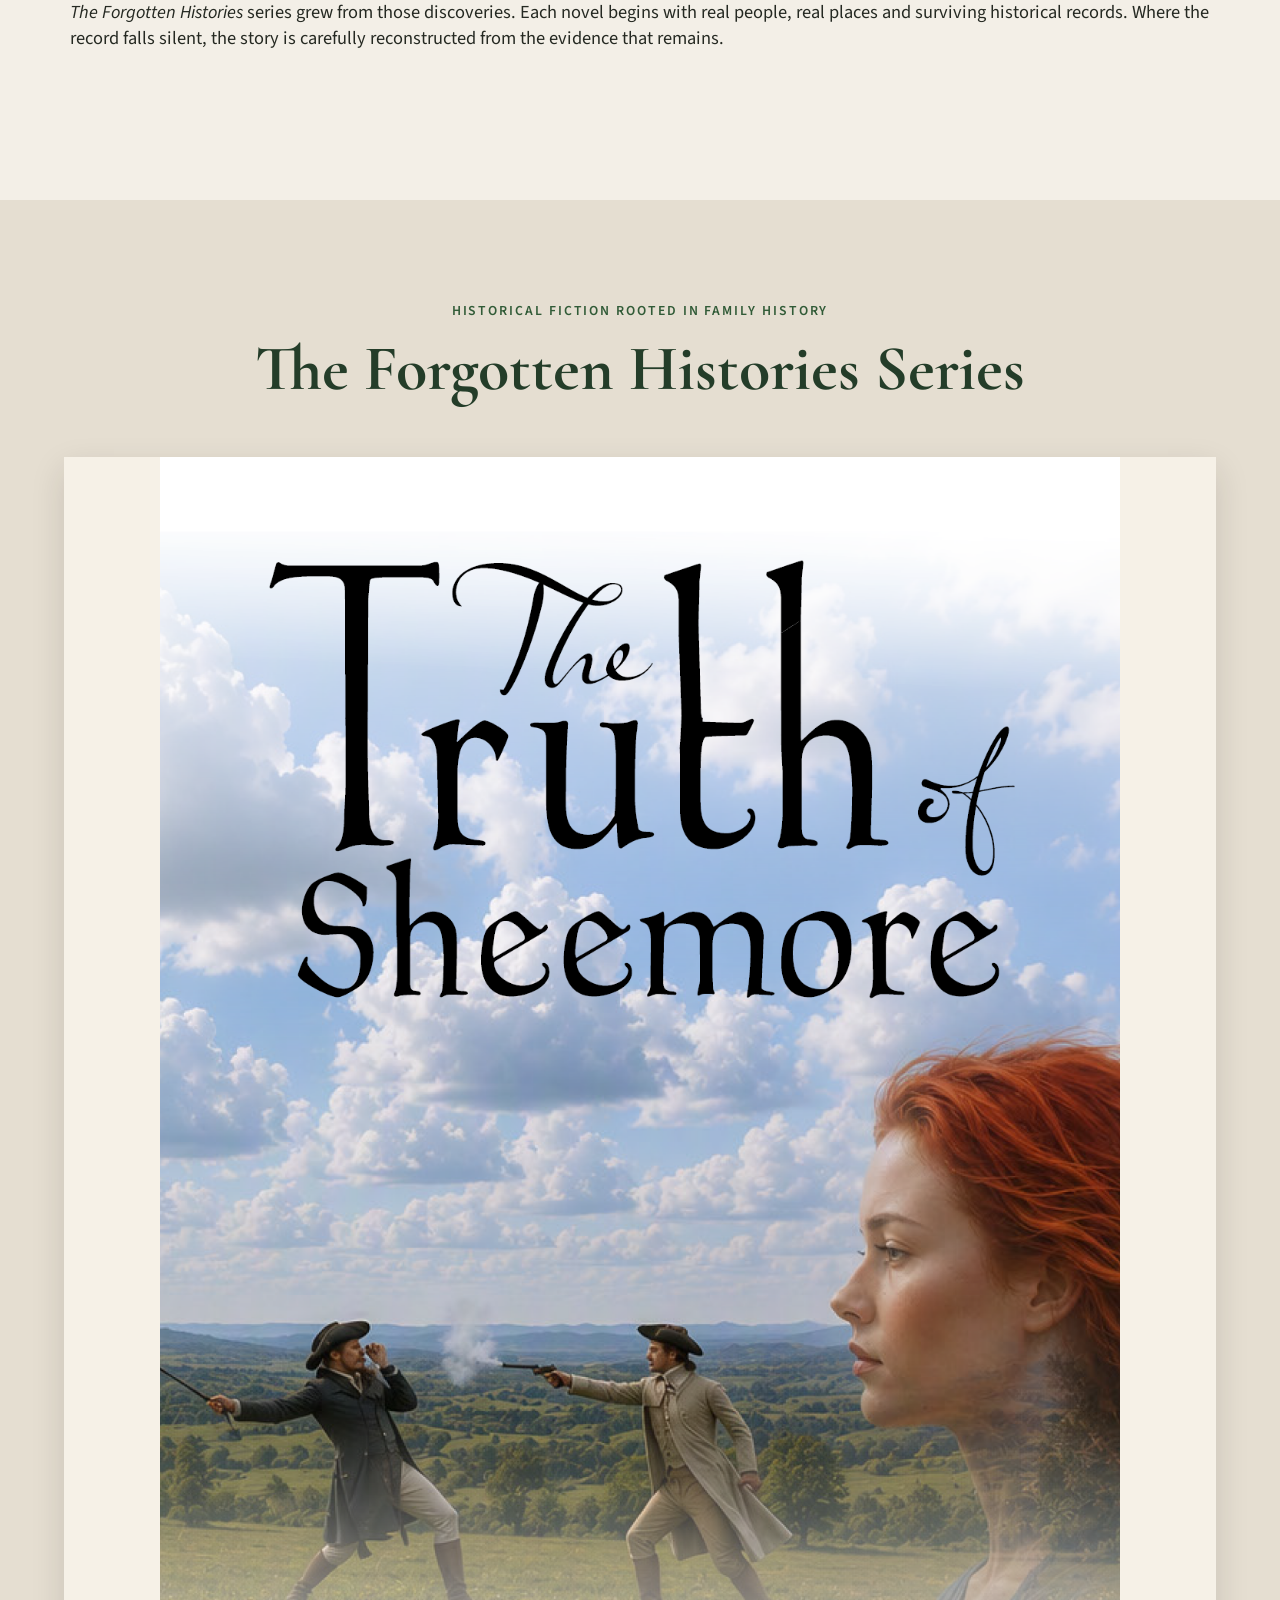
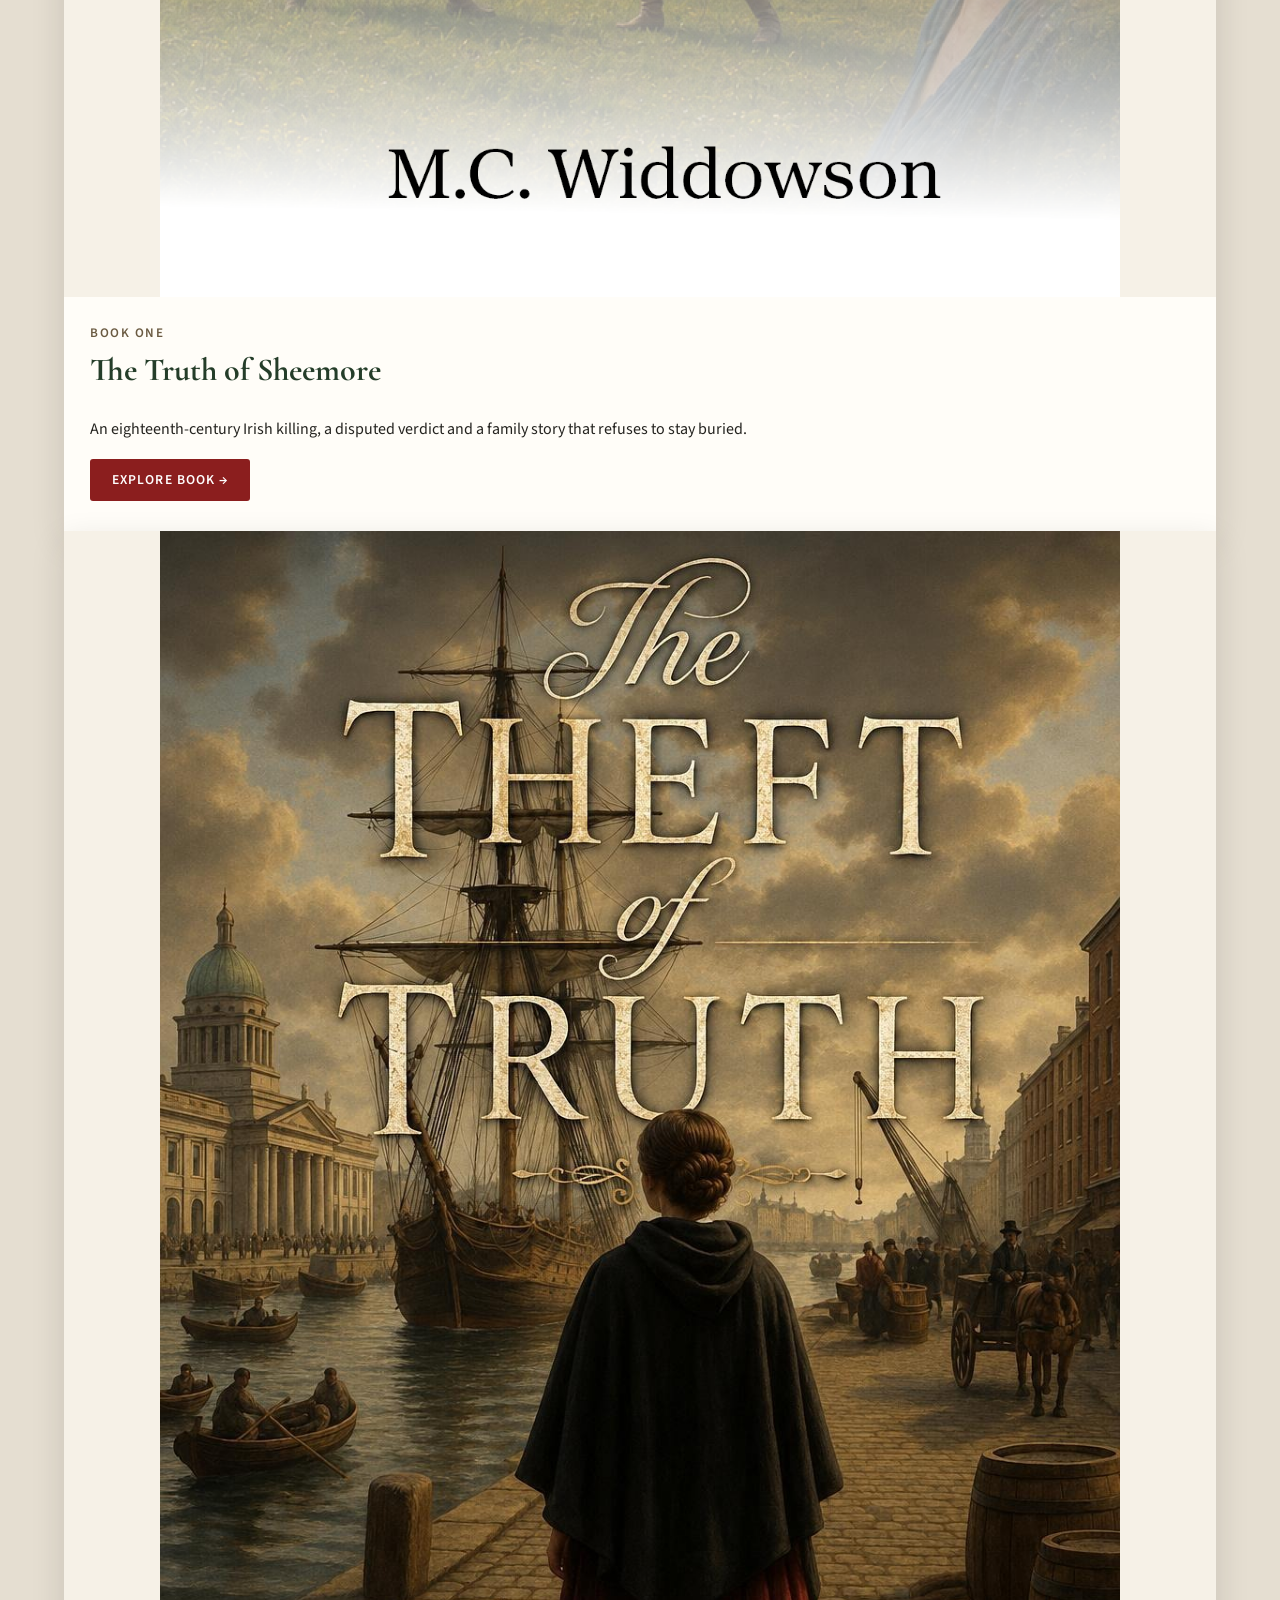
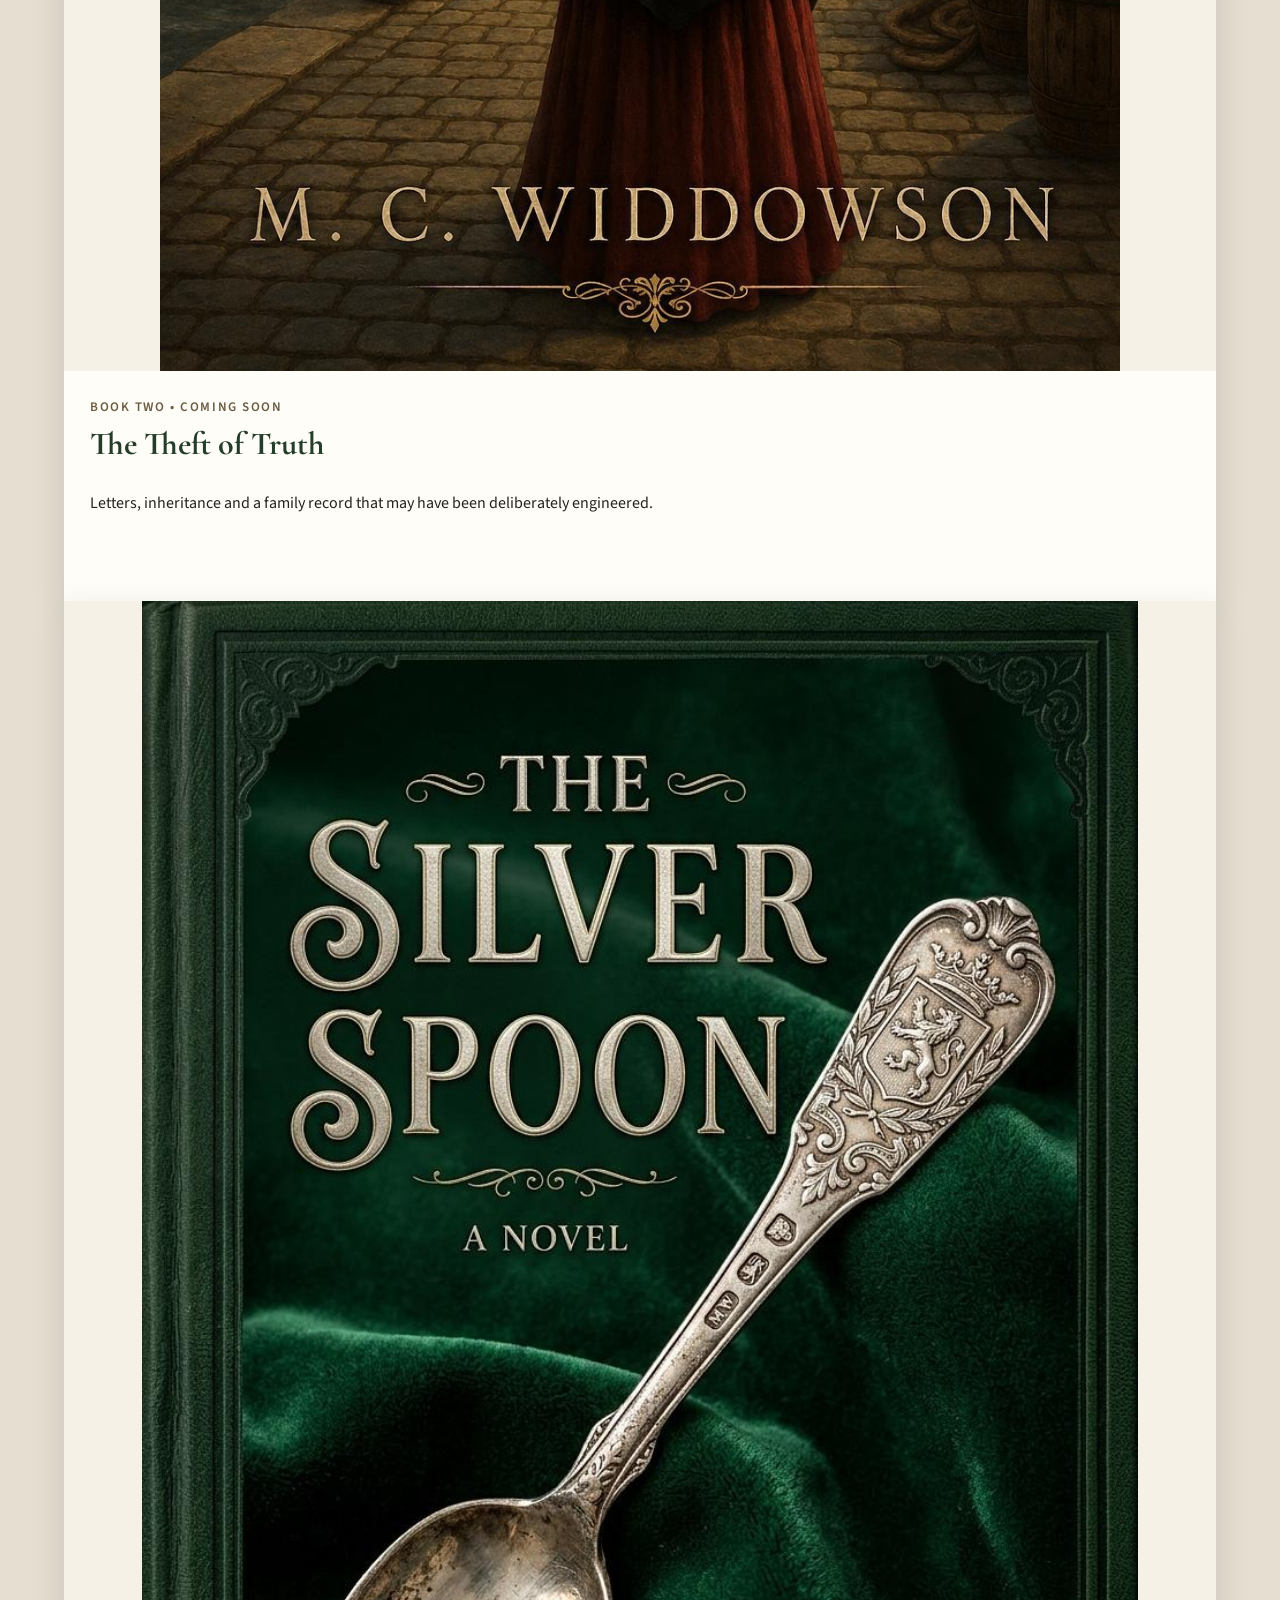
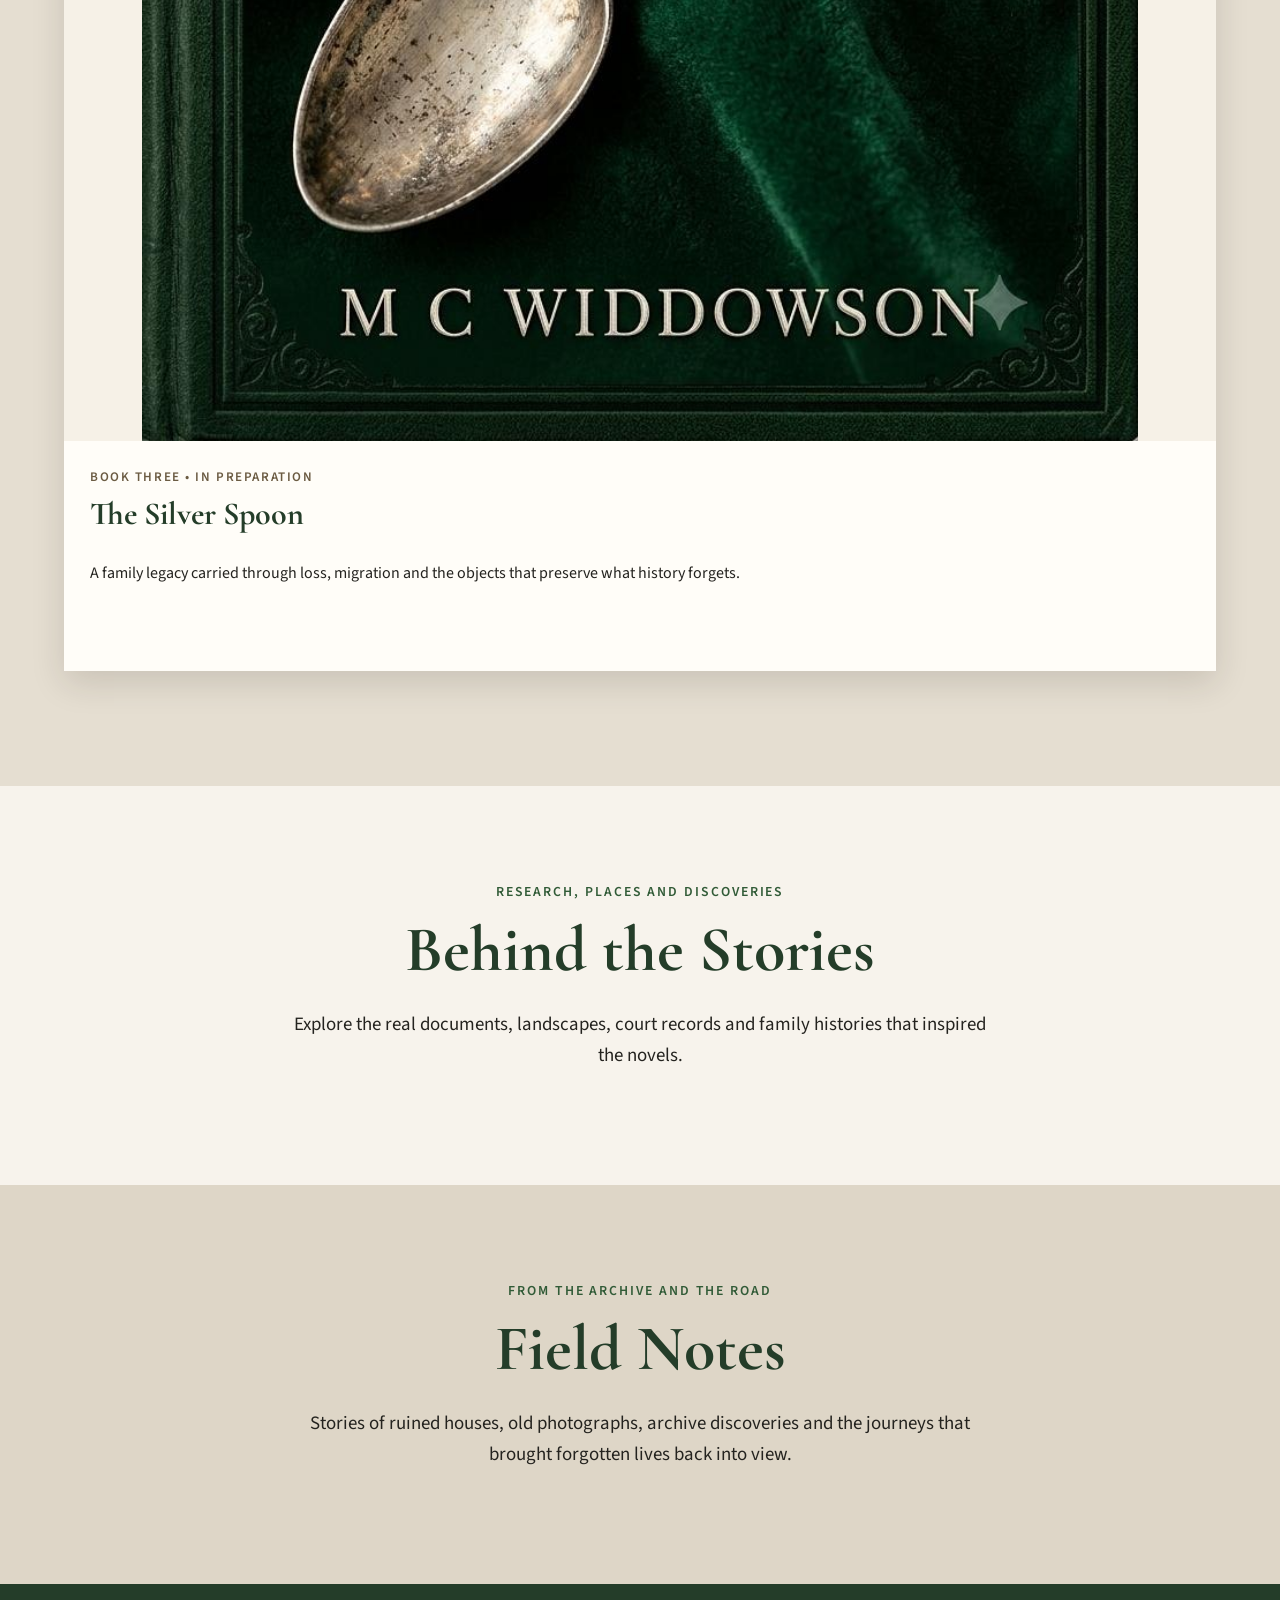
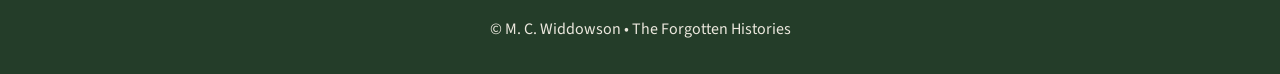
<file: The-Forgotten-Histories-main/index-backup.html>
<!DOCTYPE html>
<html lang="en">
<head>
  <meta charset="UTF-8">
  <meta name="viewport" content="width=device-width, initial-scale=1.0">
  <title>The Forgotten Histories | M. C. Widdowson</title>
  <link rel="preconnect" href="https://fonts.googleapis.com">
  <link rel="preconnect" href="https://fonts.gstatic.com" crossorigin>
  <link href="https://fonts.googleapis.com/css2?family=Cormorant+Garamond:wght@400;600;700&family=Source+Sans+3:wght@300;400;600&display=swap" rel="stylesheet">
  <link rel="stylesheet" href="style.css">
</head>
<body>

<header class="hero">
  <nav aria-label="Main navigation">
    <ul>
      <li><a href="#">Home</a></li>
      <li><a href="#about">About</a></li>
      <li><a href="#books">Books</a></li>
      <li><a href="#stories">Behind the Stories</a></li>
      <li><a href="#notes">Field Notes</a></li>
      <li><a href="#gallery">Gallery</a></li>
      <li><a href="#contact">Contact</a></li>
    </ul>
  </nav>

  <div class="hero-content">
    <h1>The Forgotten Histories</h1>
    <p class="hero-tagline">Forgotten Histories, Reconstructed.</p>
    <a class="button" href="#books">Discover the Series</a>
    <div class="authorline">M. C. Widdowson</div>
  </div>
</header>

<main>
  <section id="about" class="welcome">
    <div class="welcome-text">
      <p class="eyebrow">M. C. Widdowson</p>
      <h2>Every family leaves traces.</h2>

      <p class="about-lead"><strong>Most are eventually forgotten.</strong></p>

      <p class="about-mission"><em>Through letters, court records, photographs and family history,
      these novels reconstruct the lives that history left behind.</em></p>

      <p class="about-history">For more than thirty years I have explored my own family history and helped others uncover theirs, following forgotten lives through archives, letters, court records and old photographs.</p>
    </div>

    <div class="author-photo">
      <img src="author.png" alt="M. C. Widdowson examining a historical document at her desk">
    </div>

    <p class="about-closing"><em>The Forgotten Histories</em> series grew from those discoveries. Each novel begins with real people, real places and surviving historical records. Where the record falls silent, the story is carefully reconstructed from the evidence that remains.</p>
  </section>

  <section id="books" class="books">
    <p class="eyebrow">Historical fiction rooted in family history</p>
    <h2>The Forgotten Histories Series</h2>

    <article class="book-card">
  <a class="book-image-link" href="sheemore.html">
    <img
      class="book-card-image"
      src="truth-cover.png"
      alt="The Truth of Sheemore by M. C. Widdowson">
  </a>

  <div class="book-card-content">
    <p class="book-number">Book One</p>

    <h3>The Truth of Sheemore</h3>

    <p class="book-summary">
      An eighteenth-century Irish killing, a disputed verdict and a
      family story that refuses to stay buried.
    </p>

    <a class="book-button" href="sheemore.html">
      Explore Book
      <span aria-hidden="true">→</span>
    </a>
  </div>
</article>

      <article class="book-card">
    <img src="theft-cover.jpg" alt="Temporary cover of The Theft of Truth">
    <div class="book-copy">
          <p class="book-number">Book Two • Coming Soon</p>
          <h3>The Theft of Truth</h3>
          <p>Letters, inheritance and a family record that may have been deliberately engineered.</p>
        </div>
      </article>

      <article class="book-card">
        <img src="silver-spoon-cover.jpg" alt="Temporary cover of The Silver Spoon">
        <div class="book-copy">
          <p class="book-number">Book Three • In Preparation</p>
          <h3>The Silver Spoon</h3>
          <p>A family legacy carried through loss, migration and the objects that preserve what history forgets.</p>
        </div>
      </article>
    </div>
  </section>

  <section id="stories" class="teaser">
    <p class="eyebrow">Research, places and discoveries</p>
    <h2>Behind the Stories</h2>
    <p>Explore the real documents, landscapes, court records and family histories that inspired the novels.</p>
  </section>

  <section id="notes" class="teaser alternate">
    <p class="eyebrow">From the archive and the road</p>
    <h2>Field Notes</h2>
    <p>Stories of ruined houses, old photographs, archive discoveries and the journeys that brought forgotten lives back into view.</p>
  </section>
</main>

<footer id="contact">
  <p>© M. C. Widdowson • The Forgotten Histories</p>
</footer>

</body>
</html>
</file>
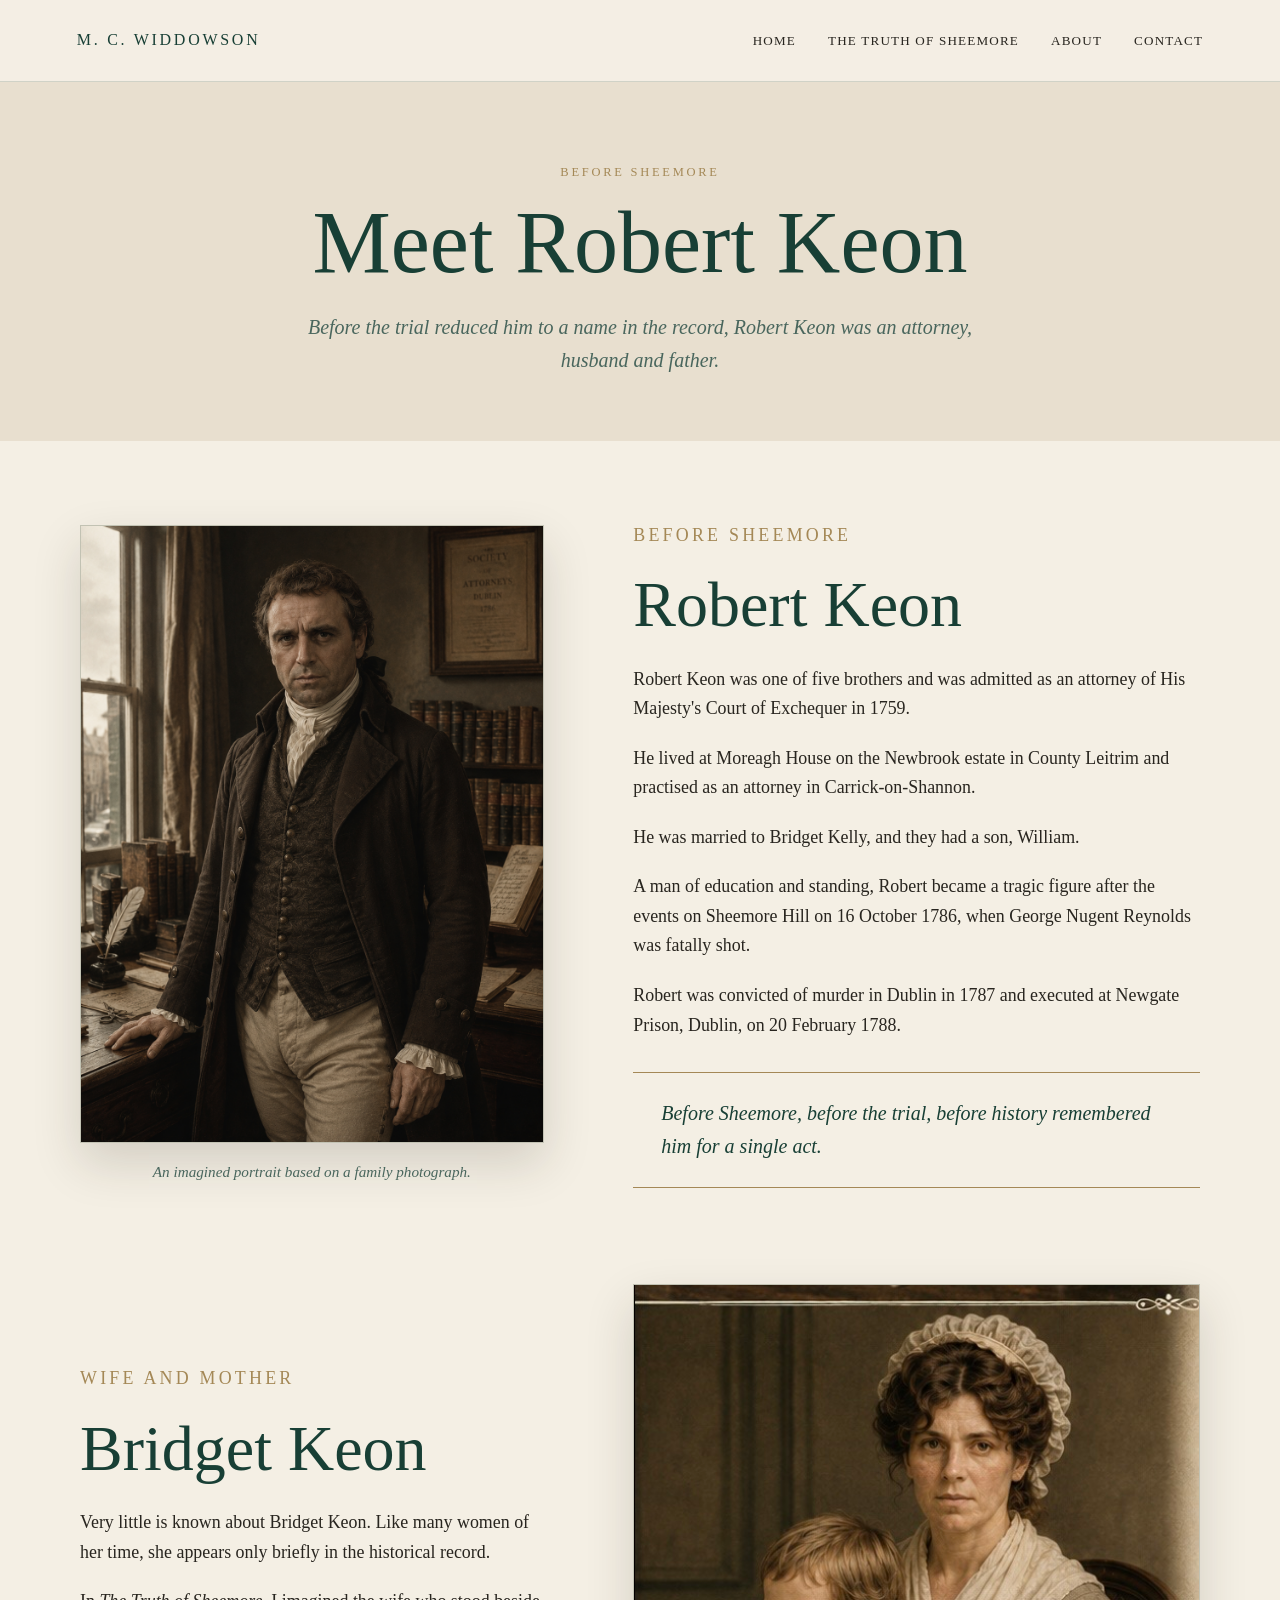
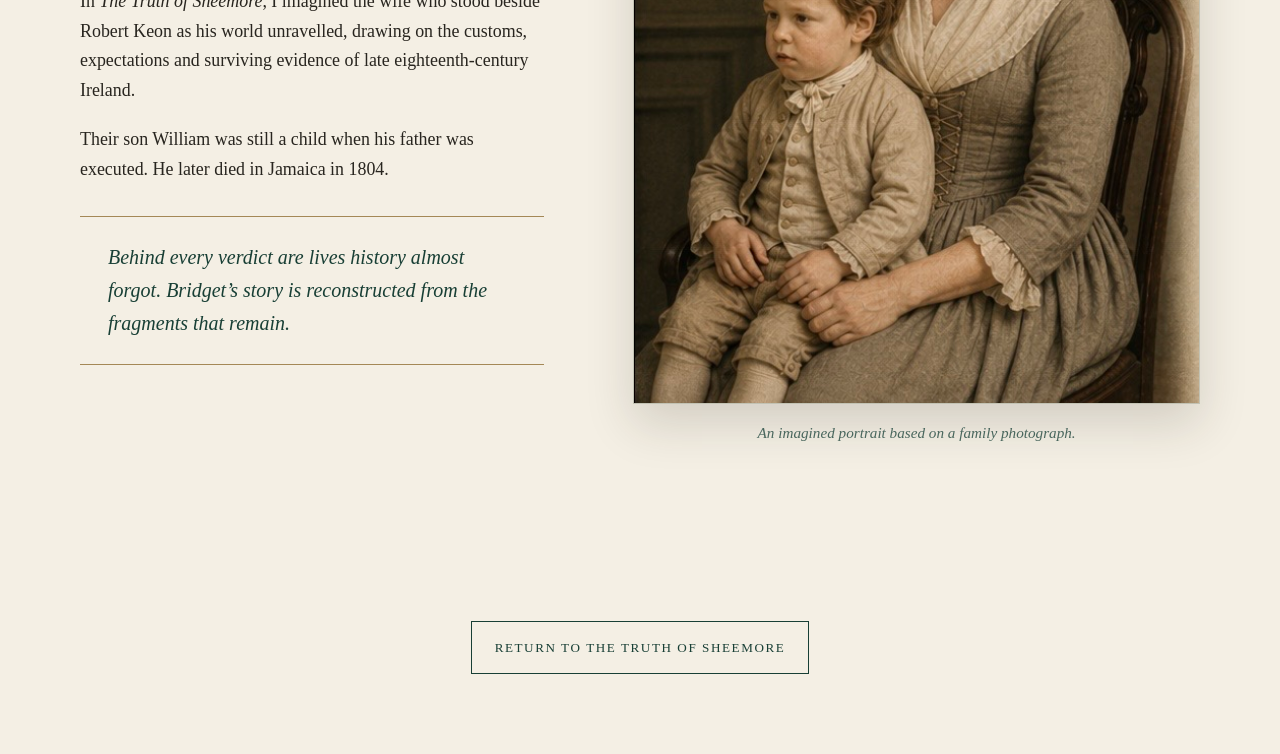
<file: The-Forgotten-Histories-main/robert-keon.html>
<!DOCTYPE html>
<html lang="en-GB">
<head>
  <meta charset="utf-8">
  <meta name="viewport" content="width=device-width, initial-scale=1">

  <meta
    name="description"
    content="Meet Robert Keon, the eighteenth-century Irish attorney whose life inspired The Truth of Sheemore by M. C. Widdowson."
  >

  <title>Meet Robert Keon | M. C. Widdowson</title>

  <style>
    :root {
      --cream: #f4efe4;
      --cream-deep: #e8dfcf;
      --ink: #28251f;
      --green: #183f35;
      --green-soft: #49665d;
      --gold: #a48856;
      --white: #fffdf8;
      --shadow: 0 20px 45px rgba(41, 35, 25, 0.16);
      --serif: Georgia, "Times New Roman", serif;
    }

    * {
      box-sizing: border-box;
    }

    html {
      scroll-behavior: smooth;
    }

    body {
      margin: 0;
      background: var(--cream);
      color: var(--ink);
      font-family: var(--serif);
      line-height: 1.65;
    }

    img {
      display: block;
      max-width: 100%;
    }

    a {
      color: inherit;
    }

    .site-header {
      min-height: 82px;
      padding: 0 6vw;
      display: flex;
      align-items: center;
      justify-content: space-between;
      gap: 2rem;
      border-bottom: 1px solid rgba(24, 63, 53, 0.16);
      background: rgba(244, 239, 228, 0.96);
    }

    .brand {
      color: var(--green);
      text-decoration: none;
      font-size: 1rem;
      letter-spacing: 0.17em;
      text-transform: uppercase;
    }

    .site-nav {
      display: flex;
      gap: 2rem;
      font-size: 0.82rem;
      letter-spacing: 0.09em;
      text-transform: uppercase;
    }

    .site-nav a {
      text-decoration: none;
    }

    .site-nav a:hover,
    .site-nav a:focus {
      color: var(--gold);
    }

    .page-heading {
      padding: 5rem 6vw 4rem;
      text-align: center;
      background: var(--cream-deep);
    }

    .eyebrow {
      margin: 0 0 1rem;
      color: var(--gold);
      font-size: 0.78rem;
      letter-spacing: 0.22em;
      text-transform: uppercase;
    }

    h1 {
      margin: 0;
      color: var(--green);
      font-size: clamp(3rem, 7vw, 5.5rem);
      font-weight: 400;
      line-height: 1;
    }

    .intro {
      max-width: 720px;
      margin: 1.5rem auto 0;
      color: var(--green-soft);
      font-size: 1.25rem;
      font-style: italic;
    }

    .profiles {
      padding: 5rem 6vw;
    }

    .profile {
      width: min(1120px, 100%);
      margin: 0 auto 6rem;
      display: grid;
      grid-template-columns: minmax(280px, 0.9fr) minmax(360px, 1.1fr);
      gap: clamp(3rem, 7vw, 6rem);
      align-items: center;
    }

    .profile.reverse .portrait {
      order: 2;
    }

    .profile.reverse .biography {
      order: 1;
    }

    .portrait img {
      width: 100%;
      max-height: 720px;
      object-fit: cover;
      object-position: top center;
      background: var(--cream-deep);
      border: 1px solid rgba(24, 63, 53, 0.18);
      box-shadow: var(--shadow);
    }

    .caption {
      margin: 1rem 0 0;
      color: var(--green-soft);
      font-size: 0.95rem;
      font-style: italic;
      text-align: center;
    }

    .profile-label {
      margin: 0 0 0.8rem;
      color: var(--gold);
      font-size: 0.78rem;
      letter-spacing: 0.18em;
      text-transform: uppercase;
    }

    h2 {
      margin: 0 0 1.5rem;
      color: var(--green);
      font-size: clamp(2.4rem, 5vw, 4rem);
      font-weight: 400;
      line-height: 1.1;
    }

    .biography p {
      margin: 0 0 1.25rem;
      font-size: 1.12rem;
    }

    blockquote {
      margin: 2rem 0 0;
      padding: 1.5rem 1.75rem;
      border-top: 1px solid var(--gold);
      border-bottom: 1px solid var(--gold);
      color: var(--green);
      font-size: 1.25rem;
      font-style: italic;
    }

    .return-link {
      padding: 0 6vw 5rem;
      text-align: center;
    }

    .return-link a {
      display: inline-block;
      padding: 0.9rem 1.4rem;
      border: 1px solid var(--green);
      color: var(--green);
      text-decoration: none;
      font-size: 0.82rem;
      letter-spacing: 0.12em;
      text-transform: uppercase;
    }

    .return-link a:hover,
    .return-link a:focus {
      background: var(--green);
      color: var(--white);
    }

    @media (max-width: 800px) {
      .site-header {
        flex-direction: column;
        padding-top: 1rem;
        padding-bottom: 1rem;
      }

      .site-nav {
        flex-wrap: wrap;
        justify-content: center;
        gap: 1rem;
      }

      .profile {
        grid-template-columns: 1fr;
        gap: 2rem;
      }

      .profile.reverse .portrait,
      .profile.reverse .biography {
        order: initial;
      }

      .portrait {
        max-width: 520px;
        margin: 0 auto;
      }
    }
  </style>
</head>

<body>

  <header class="site-header">
    <a class="brand" href="index.html">M. C. Widdowson</a>

    <nav class="site-nav" aria-label="Main navigation">
      <a href="index.html">Home</a>
      <a href="sheemore.html">The Truth of Sheemore</a>
      <a href="index.html#about">About</a>
      <a href="index.html#contact">Contact</a>
    </nav>
  </header>

  <main>

    <section class="page-heading">
      <p class="eyebrow">Before Sheemore</p>

      <h1>Meet Robert Keon</h1>

      <p class="intro">
        Before the trial reduced him to a name in the record,
        Robert Keon was an attorney, husband and father.
      </p>
    </section>

    <section class="profiles">

      <article class="profile">

        <div class="portrait">
          <img
            src="images/robert-keon.png"
            alt="An imagined portrait of Robert Keon standing in his office"
          >

          <p class="caption">
            An imagined portrait based on a family photograph.
          </p>
        </div>

        <div class="biography">
          <p class="profile-label">Before Sheemore</p>

          <h2>Robert Keon</h2>

          <p>
            Robert Keon was one of five brothers and was admitted
            as an attorney of His Majesty's Court of Exchequer in 1759.
          </p>

          <p>
            He lived at Moreagh House on the Newbrook estate in
            County Leitrim and practised as an attorney in
            Carrick-on-Shannon.
          </p>

          <p>
            He was married to Bridget Kelly, and they had a son,
            William.
          </p>

          <p>
            A man of education and standing, Robert became a tragic
            figure after the events on Sheemore Hill on
            16 October 1786, when George Nugent Reynolds was fatally shot.
          </p>

          <p>
            Robert was convicted of murder in Dublin in 1787 and
            executed at Newgate Prison, Dublin, on 20 February 1788.
          </p>

          <blockquote>
            Before Sheemore, before the trial, before history remembered
            him for a single act.
          </blockquote>
        </div>

      </article>

      <article class="profile reverse">

        <div class="portrait">
          <img
            src="images/bridget-william.jpg"
            alt="An imagined portrait of Bridget Keon seated with her young son William"
          >

          <p class="caption">
            An imagined portrait based on a family photograph.
          </p>
        </div>

        <div class="biography">
          <p class="profile-label">Wife and mother</p>

          <h2>Bridget Keon</h2>

          <p>
            Very little is known about Bridget Keon. Like many women
            of her time, she appears only briefly in the historical
            record.
          </p>

          <p>
            In <em>The Truth of Sheemore</em>, I imagined the wife who
            stood beside Robert Keon as his world unravelled, drawing
            on the customs, expectations and surviving evidence of
            late eighteenth-century Ireland.
          </p>

          <p>
            Their son William was still a child when his father was
            executed. He later died in Jamaica in 1804.
          </p>

          <blockquote>
            Behind every verdict are lives history almost forgot.
            Bridget’s story is reconstructed from the fragments
            that remain.
          </blockquote>
        </div>

      </article>

    </section>

    <div class="return-link">
      <a href="sheemore.html">Return to The Truth of Sheemore</a>
    </div>

  </main>

</body>
</html>
</file>
<file: style.css>
* {
  box-sizing: border-box;
}

html {
  scroll-behavior: smooth;
}

body {
  margin: 0;
  color: #24231f;
  background: #f3efe7;
  font-family: "Source Sans 3", Arial, sans-serif;
  line-height: 1.65;
}

.hero {
  min-height: 100vh;
  position: relative;
  display: flex;
  flex-direction: column;
  color: #fffdf7;
  background:
    linear-gradient(rgba(22, 25, 20, .29), rgba(22, 25, 20, .36)),
    url("sheemore-hero.png") center 44% / cover no-repeat;
}

nav {
  padding: 32px 5vw 0;
}

nav ul {
  display: flex;
  justify-content: flex-start;
  flex-wrap: wrap;
  gap: 34px;
  margin: 0;
  padding: 0;
  list-style: none;
}

nav a {
  color: #fffdf7;
  text-decoration: none;
  font-size: 1.15rem;
  font-weight: 600;
  text-shadow: 0 1px 4px rgba(0, 0, 0, .5);
}

nav a:hover,
nav a:focus {
  text-decoration: underline;
  text-underline-offset: 5px;
}

.hero-content {
  width: min(700px, 82vw);
  margin: auto 0 auto 5.6vw;
  padding: 20px 0 120px;
  transform: translateY(55px);
}

h1, h2, h3 {
  font-family: "Cormorant Garamond", Georgia, serif;
  line-height: 1.05;
}

h1 {
  margin: 0 0 22px;
  max-width: 650px;
  font-size: clamp(2.7rem, 5vw, 4.6rem);
  font-weight: 600;
  letter-spacing: .01em;
  text-shadow: 0 2px 12px rgba(0, 0, 0, .45);
}

.hero-content > p {
  max-width: 620px;
  margin: 0 0 26px;
  font-size: clamp(1.15rem, 1.7vw, 1.45rem);
  text-shadow: 0 1px 6px rgba(0, 0, 0, .55);
}

.button {
  display: inline-block;
  padding: 11px 19px;
  color: #fff;
  background: #315b37;
  border: 1px solid rgba(255,255,255,.35);
  border-radius: 3px;
  text-decoration: none;
  font-size: .96rem;
  font-weight: 600;
}

.button:hover,
.button:focus {
  background: #24482a;
}

.authorline {
  margin-top: 18px;
  font-size: 1rem;
}

.welcome {
  width: min(1120px, 90vw);
  margin: 0 auto;
  padding: 100px 0;
  display: grid;
  grid-template-columns: 1.25fr .75fr;
  align-items: center;
  gap: 70px;
}

.eyebrow {
  margin: 0 0 12px;
  color: #315b37;
  font-size: .86rem;
  font-weight: 600;
  letter-spacing: .14em;
  text-transform: uppercase;
}

h2 {
  margin: 0 0 26px;
  font-size: clamp(2.7rem, 5vw, 4.4rem);
  color: #243d29;
}

.welcome-text p:not(.eyebrow),
.teaser p:not(.eyebrow) {
  font-size: 1.18rem;
}

.author-photo img {
  width: 92%;
  margin: 0 auto;
  display: block;
  border-radius: 2px;
  box-shadow: 0 18px 45px rgba(34, 32, 27, .22);
}

.books {
  padding: 100px 5vw 115px;
  text-align: center;
  background: #e5ded1;
}

.books > h2 {
  margin-bottom: 55px;
}

.book-grid {
  width: min(1080px, 100%);
  margin: 0 auto;
  display: grid;
  grid-template-columns: repeat(3, 1fr);
  gap: 34px;
  align-items: start;
}

.book-card {
  overflow: hidden;
  background: #fffdf8;
  box-shadow: 0 12px 32px rgba(32, 29, 23, .14);
  text-align: left;
  display: flex;
  flex-direction: column;
 }

.book-card img {
  width: 100%;
  aspect-ratio: 4 / 5;
  display: block;
  object-fit: contain;
  background: #f6f1e7;
}

.book-copy {
  padding: 26px 26px 30px;
  display: flex;
  flex-direction: column;
  flex:1;
}

.book-number {
  margin: 0 0 8px;
  color: #6b5b42;
  font-size: .82rem;
  font-weight: 600;
  letter-spacing: .12em;
  text-transform: uppercase;
}

.book-card h3 {
  margin: 0 0 14px;
  color: #243d29;
  font-size: 2rem;
}

.book-card p:last-child {
  margin-bottom: 0;
}

.teaser {
  padding: 95px max(7vw, 24px);
  text-align: center;
  background: #f7f3ec;
}

.teaser p {
  max-width: 720px;
  margin-left: auto;
  margin-right: auto;
}

.teaser.alternate {
  background: #ded6c7;
}

footer {
  padding: 32px 20px;
  color: #ece8de;
  background: #243d29;
  text-align: center;
}

footer p {
  margin: 0;
}

@media (max-width: 900px) {
  nav ul {
    justify-content: center;
    gap: 14px 20px;
  }

  .hero-content {
    margin-left: 7vw;
    transform: translateY(-20px);
  }

  .welcome,
  .book-grid {
    grid-template-columns: 1fr;
  }

  .welcome {
    gap: 38px;
  }

  .author-photo {
    max-width: 520px;
    margin: 0 auto;
  }

  .book-card {
    max-width: 520px;
    margin: 0 auto;
  }
}

@media (max-width: 560px) {
  nav {
    padding: 18px 18px 0;
  }

  nav ul {
    font-size: .9rem;
  }

  .hero-content {
    width: 86vw;
    margin-left: 7vw;
    padding-bottom: 80px;
  }

  h1 {
    font-size: 3.2rem;
  }

  .welcome,
  .books,
  .teaser {
    padding-top: 70px;
    padding-bottom: 70px;
  }
}


/* Wording and author-section refinement */
.hero-tagline {
  font-family: "Cormorant Garamond", Georgia, serif;
  font-style: italic;
  font-weight: 600;
  letter-spacing: .015em;
}

.authorline {
  font-family: "Cormorant Garamond", Georgia, serif;
  font-size: 1.35rem;
  font-weight: 600;
  letter-spacing: .035em;
  text-shadow: 0 1px 6px rgba(0, 0, 0, .55);
}

.welcome {
  min-height: 100vh;
  padding-top: 110px;
  padding-bottom: 110px;
}

.welcome-text {
  max-width: 690px;
}

.welcome .about-lead {
  margin-top: 0;
  margin-bottom: 28px;
  color: #324333;
  font-family: "Cormorant Garamond", Georgia, serif;
  font-size: clamp(1.45rem, 2.2vw, 2rem);
  line-height: 1.35;
}

.welcome-text h2 {
  margin-bottom: 22px;
}

@media (max-width: 900px) {
  .welcome {
    min-height: auto;
  }
}


/* Final author-section spacing and scale */
.welcome-text h2 {
  font-size: clamp(3rem, 5.2vw, 5.2rem);
  line-height: 1.02;
  margin-bottom: 34px;
}

.welcome .about-lead {
  margin-bottom: 40px;
}

.welcome-text > p:not(.eyebrow):not(.about-lead) {
  margin-top: 0;
  margin-bottom: 34px;
}

.welcome-text > p:last-child {
  margin-bottom: 0;
}

.author-photo img {
  width: 100%;
  height: auto;
  display: block;
  object-fit: cover;
}

@media (max-width: 900px) {
  .welcome-text h2 {
    font-size: clamp(2.7rem, 10vw, 4.2rem);
  }
}


/* Final typography refinement */

.welcome-text h2{
    font-size:clamp(2.7rem,4.5vw,4.4rem);
}

.about-lead{
    margin-bottom:0.35rem;
    font-size:1.55rem;
    color:#2f4732;
}

.about-mission{
    margin-top:0;
    margin-bottom:2.5rem;
    font-family:"Cormorant Garamond", Georgia, serif;
    font-size:clamp(1.45rem,2vw,1.9rem);
    line-height:1.45;
    color:#3a4b39;
}


/* About-section layout: narrower opening text, larger portrait,
   and the closing paragraph across the full page width. */
.welcome {
  width: min(1380px, 89vw);
  grid-template-columns: minmax(350px, 0.78fr) minmax(560px, 1.42fr);
  grid-template-areas:
    "copy portrait"
    "closing closing";
  align-items: start;
  column-gap: clamp(52px, 6vw, 96px);
  row-gap: 54px;
}

.welcome-text {
  grid-area: copy;
  max-width: 500px;
}
.author-photo {
  grid-area: portrait;
  align-self: center;
  width: 92%;
  justify-self: center;
}

.author-photo img {
  width: 100%;
  max-height: 610px;
  object-fit: cover;
  object-position: center;
}

.about-history {
  max-width: 490px;
}

.about-closing {
  grid-area: closing;
  width: 100%;
  max-width: none;
  margin: 0;
  color: #252922;
  font-size: clamp(1.2rem, 1.45vw, 1.48rem);
  line-height: 1.55;
}

@media (max-width: 1040px) {
  .welcome {
    width: min(920px, 88vw);
    grid-template-columns: 1fr;
    grid-template-areas:
      "copy"
      "portrait"
      "closing";
    row-gap: 42px;
  }

  .welcome-text,
  .about-history {
    max-width: 720px;
  }

  .author-photo {
    width: 100%;
    max-width: 760px;
  }

  .author-photo img {
    max-height: none;
  }
}


/* Fit the whole About section onto a typical desktop screen */
.welcome{
    padding-top:70px;
    padding-bottom:55px;
    row-gap:34px;
    column-gap:54px;
}

.welcome-text h2{
    font-size:clamp(2.5rem,4vw,3.9rem);
    margin-bottom:20px;
    line-height:1.03;
}

.about-lead{
    margin-bottom:0.2rem;
    font-size:1.35rem;
}

.about-mission{
    margin-bottom:1.7rem;
    max-width:420px;
    line-height:1.5;
}

.about-history{
    margin-bottom:0;
    max-width:430px;
    line-height:1.45;
}

.author-photo{
    align-self:start;
}

.author-photo img{
    max-height:520px;
}

.about-closing{
    margin-top:-8px;
    font-size:1.15rem;
    line-height:1.45;
}

@media (max-width:1040px){
    .welcome{
        padding-top:70px;
        padding-bottom:70px;
    }
    .author-photo img{
        max-height:none;
    }
}


/* FINAL BALANCE
   Reduce portrait by ~20% so the page breathes and the
   closing paragraph fits comfortably on a desktop screen.
*/

.author-photo{
    display:flex;
    justify-content:center;
    align-items:flex-start;
}

.author-photo img{
    width:80%;
    max-width:640px;
    max-height:430px;
    height:auto;
    object-fit:cover;
}

.welcome{
    row-gap:24px;
}

.about-closing{
    margin-top:-4px;
    padding-top:0;
}

@media (max-width:1040px){
    .author-photo img{
        width:100%;
        max-height:none;
    }
}
.book-button {
    display: inline-block;
    margin-top: 18px;
    padding: 10px 22px;
    background: #8b1e1e;
    color: #fff;
    text-decoration: none;
    border-radius: 3px;
    font-size: 0.85rem;
    font-weight: 600;
    letter-spacing: .08em;
    text-transform: uppercase;
}

.book-button:hover {
    background: #6f1818;
}
.book-grid {
  align-items: stretch;
}

.book-card {
  height: auto;
  display: flex;
  flex-direction: column;
}

.book-copy,
.book-card-content {
  display: flex;
  flex-direction: column;
  flex: 1;
  min-height: 230px;
  padding: 26px 26px 30px;
}

.book-button {
  margin-top: auto;
  align-self: flex-start;
}

/* Discovery Trail */

#discovery {
  max-width: 900px;
  margin: 5rem auto;
  padding: 3rem;
  background: rgba(255,248,238,0.75);
  border-left: 6px solid #8b6a42;
  border-radius: 12px;
}

#discovery h2 {
  margin-bottom: 1rem;
}

#discovery p {
  margin-bottom: 1.4rem;
  line-height: 1.8;
}

.button-row {
  display: flex;
  flex-wrap: wrap;
  gap: 1rem;
  margin-top: 2rem;
}

.button-row .button {
  display: inline-block;
  padding: 0.8rem 1.5rem;
  background: #5d4327;
  color: white;
  text-decoration: none;
  border-radius: 6px;
}

.button-row .button:hover {
  background: #7a5b39;
}
.page-header {
    text-align: center;
    margin: 60px 0 30px;
}

.subtitle {
    font-size: 0.85rem;
    letter-spacing: 3px;
    color: #7a2e2e;
    text-transform: uppercase;
    margin-bottom: 12px;
}
.album-cover {
    display: block;
    width: 350px;
    max-width: 90%;
    margin: 30px auto;
    border-radius: 8px;
}

.document {
    display: block;
    width: 700px;
    max-width: 100%;
    margin: 40px auto;
}

.evidence {
    max-width: 900px;
    margin: 10px auto 40px;
    padding: 0 20px;
}

.intro {
    max-width: 800px;
    margin: auto;
    padding: 20px;
    line-height: 1.8;
}

blockquote {
    font-size: 1.5rem;
    text-align: center;
    color: #7a2e2e;
    margin: 15px 0;
}

.caption {
    text-align: center;
    font-style: italic;
    color: #666;
}

.next-page {
    text-align: center;
    margin: 80px 0;
}

.next-page a {
    font-size: 1.2rem;
    text-decoration: none;
}marriage
.page-header h1 {
    font-size: 3rem;
    line-height: 1.1;
    margin: 0;
}
.page-header {
    display: flex;
    flex-direction: column;
    align-items: center;
}

.page-header h1 {
    text-align: center;
}

.page-header .subtitle {
    margin-top: 8px;
}
.page-header {
    margin: 35px 0 15px;
}

.album-cover {
    margin: 20px auto 30px;
}
.album-cover {
    display: block;
    width: 350px;
    max-width: 90%;
    height: auto;
    margin: 20px auto 30px;
    border-radius: 8px;
}
.intro {
    padding-bottom: 0;
}

.intro p:last-of-type {
    margin-bottom: 10px;
}

.evidence {
    margin-top: 0;
}

/* Final layout for the marriage discovery section */

.marriage-discovery {
    width: 100%;
    margin: 40px 0 70px;
    padding: 0;
    display: block;
}

.marriage-text {
    width: 100%;
}

.discovery-full-page {
    display: block;
    width: min(92vw, 1100px);
    height: auto;
    margin: 30px auto 70px;
}
.story {
    max-width: 900px;
    margin: 30px auto;
    padding: 0 20px;
    line-height: 1.8;
    font-size: 1.18rem;
}
.social-links {
  font-size: 1.1rem;
  color: #333;
  margin-top: 1.2rem;
}

.social-links a {
  color: var(--green);
  font-weight: 600;
  text-decoration: none;
}

.social-links a:hover {
  text-decoration: underline;
}

/* Newsletter signup */
.newsletter-signup {
  max-width: 700px;
  margin: 3rem auto;
  padding: 0 1.5rem;
}

 .book-intro {
      min-height: auto;
      display: grid;
      align-items: center;
      padding: 0 6vw 3rem;
      position: relative;
      overflow: hidden;
    }

    .book-intro::before {
      content: "";
      position: absolute;
      width: 480px;
      height: 480px;
      right: -190px;
      top: -180px;
      border: 1px solid rgba(164, 136, 86, 0.18);
      border-radius: 50%;
    }

    .book-intro::after {
      content: "";
      position: absolute;
      width: 330px;
      height: 330px;
      left: -210px;
      bottom: -190px;
      border: 1px solid rgba(24, 63, 53, 0.12);
      border-radius: 50%;
    }

    .book-grid {
      width: min(1160px, 100%);
      margin: 0 auto;
      display: grid;
      grid-template-columns: minmax(260px, 0.78fr) minmax(420px, 1.35fr);
      gap: clamp(3rem, 7vw, 7.5rem);
      align-items: start;
      position: relative;
      z-index: 1;
    }

    .cover-wrap {
  width: 340px;
  height: 510px;
  justify-self: center;
  position: relative;
}

.cover-wrap::before {
  content: "";
  position: absolute;
  inset: 0px -0px -0px 0px;
  border: 1px solid rgba(164, 136, 86, 0.45);
  z-index: -1;
}

.book-cover {
  width: 100%;
  height: 100%;
  object-fit: contain;
  display: block;
  background: var(--cream-deep);
  box-shadow: var(--shadow);
}

    .book-copy {
      max-width: 690px;
    }
   .book-intro {
  border-top: 2px solid rgba(24, 63, 53, 0.45);
  border-bottom: 2px solid rgba(24, 63, 53, 0.45);
}
.amazon-button {
  display: inline-block;
  margin-top: 0.8rem;
  padding: 0.8rem 1.6rem;
  border: 1px solid var(--gold);
  border-radius: 4px;
  color: var(--green);
  text-decoration: none;
  font-size: 1rem;
  letter-spacing: 0.04em;
  background: white;
}
body > nav a {
  color: var(--green);
  text-shadow: none;
}
.series-grid {
  width: min(1100px, 100%);
  margin: 3rem auto 0;
  display: grid;
  grid-template-columns: repeat(3, 1fr);
  gap: 2rem;
  align-items: start;
}
.series-grid .book-card {
  height: 100%;
}
@media (max-width: 900px) {
  .book-grid, .series-grid {
    grid-template-columns: 1fr;
  }

  .book-intro .book-copy {
    width: 100%;
    max-width: 100%;
    min-width: 0;
    padding: 0;
  }
}
.continue-link {
  text-align: right;
  margin-top: 1.5rem;
  padding: 0 1rem 1rem;
}

.continue-link a {
  font-weight: 700;
  font-size: 1.1rem;
  color: #315c4a;
  text-decoration: none;
}

.continue-link a:hover {
  text-decoration: underline;
}

.continue-link span {
  margin-left: 0.35rem;
}
.buy-direct-button {
  display: inline-block;
  background-color: #315c4a;
  color: #ffffff;
  padding: 0.85rem 1.4rem;
  border-radius: 4px;
  text-decoration: none;
  font-weight: 700;
}

.buy-direct-button:hover {
  background-color: #244638;
  color: #ffffff;
}
.hero-book-links {
  margin-top: 8px;
  font-size: 0.95rem;
  line-height: 1.6;
}

.hero-book-links div {
  color: #f5efe3;
  font-weight: 600;
  margin-bottom: 8px;
}

.hero-book-links a {
  display: block;
  color: #f5efe3;
  text-decoration: none;
}

.hero-book-links a:hover {
  text-decoration: underline;
}
/* ===== Buying buttons and shared navigation (website repairs, Nov 2026) ===== */
.hero-new {
  margin: 0 0 12px;
  font-size: 1.05rem;
  font-weight: 600;
  letter-spacing: .02em;
}
.hero-direct {
  margin: 4px 0 14px;
  font-size: .98rem;
  line-height: 1.6;
}
.hero-direct a {
  color: #fff;
  font-weight: 600;
  text-decoration: underline;
  text-underline-offset: 3px;
  white-space: nowrap;
}
.hero-direct a:hover, .hero-direct a:focus { color: #f3e3b5; }
.hero-buttons {
  display: flex;
  flex-wrap: wrap;
  gap: 12px;
  margin-bottom: 26px;
}
.button-buy {
  background: #8b1e1e;
  font-size: 1.02rem;
  padding: 13px 22px;
}
.button-buy:hover,
.button-buy:focus {
  background: #6f1818;
}
.button-quiet {
  background: rgba(20, 30, 22, .45);
}
.book-formats {
  margin: 4px 0 0;
  color: #6b5b42;
  font-size: .9rem;
}
.buy-row {
  margin-top: auto;
  padding-top: 16px;
  display: flex;
  flex-wrap: wrap;
  align-items: center;
  gap: 10px 18px;
}
.buy-row .book-button {
  margin-top: 0;
}
.explore-link {
  color: #243d29;
  font-weight: 600;
  text-decoration: none;
}
.explore-link:hover,
.explore-link:focus {
  text-decoration: underline;
}
.hero-book-links span {
  display: block;
  color: #f5efe3;
}
/* Keep text inside the book cards padded on phones */
.series-grid .book-copy,
.series-grid .book-card-content {
  padding: 26px 26px 30px;
}
/* Shorter opening section on phones */
@media (max-width: 700px) {
  .hero {
    min-height: auto;
  }
  .hero-content {
    padding: 56px 0 48px;
    transform: none;
  }
  .hero-content h1 {
    font-size: 2.6rem;
  }
}
/* Second buy button in the opening section: same colour, slightly quieter */
.button-buy-second {
  background: rgba(139, 30, 30, .82);
  font-size: .96rem;
}
.hero-buttons + .hero-buttons {
  margin-top: -12px;
}
.buy-row .explore-link { font-size: .95rem; }
</file>
<file: The-Forgotten-Histories-main/style.css>
* {
  box-sizing: border-box;
}

html {
  scroll-behavior: smooth;
}

body {
  margin: 0;
  color: #24231f;
  background: #f3efe7;
  font-family: "Source Sans 3", Arial, sans-serif;
  line-height: 1.65;
}

.hero {
  min-height: 100vh;
  position: relative;
  display: flex;
  flex-direction: column;
  color: #fffdf7;
  background:
    linear-gradient(rgba(22, 25, 20, .29), rgba(22, 25, 20, .36)),
    url("sheemore-hero.png") center 44% / cover no-repeat;
}

nav {
  padding: 32px 5vw 0;
}

nav ul {
  display: flex;
  justify-content: flex-start;
  flex-wrap: wrap;
  gap: 34px;
  margin: 0;
  padding: 0;
  list-style: none;
}

nav a {
  color: #fffdf7;
  text-decoration: none;
  font-size: 1rem;
  font-weight: 600;
  text-shadow: 0 1px 4px rgba(0, 0, 0, .5);
}

nav a:hover,
nav a:focus {
  text-decoration: underline;
  text-underline-offset: 5px;
}

.hero-content {
  width: min(700px, 82vw);
  margin: auto 0 auto 5.6vw;
  padding: 20px 0 120px;
  transform: translateY(55px);
}

h1, h2, h3 {
  font-family: "Cormorant Garamond", Georgia, serif;
  line-height: 1.05;
}

h1 {
  margin: 0 0 22px;
  max-width: 650px;
  font-size: clamp(2.7rem, 5vw, 4.6rem);
  font-weight: 600;
  letter-spacing: .01em;
  text-shadow: 0 2px 12px rgba(0, 0, 0, .45);
}

.hero-content > p {
  max-width: 620px;
  margin: 0 0 26px;
  font-size: clamp(1.15rem, 1.7vw, 1.45rem);
  text-shadow: 0 1px 6px rgba(0, 0, 0, .55);
}

.button {
  display: inline-block;
  padding: 11px 19px;
  color: #fff;
  background: #315b37;
  border: 1px solid rgba(255,255,255,.35);
  border-radius: 3px;
  text-decoration: none;
  font-size: .96rem;
  font-weight: 600;
}

.button:hover,
.button:focus {
  background: #24482a;
}

.authorline {
  margin-top: 18px;
  font-size: 1rem;
}

.welcome {
  width: min(1120px, 90vw);
  margin: 0 auto;
  padding: 100px 0;
  display: grid;
  grid-template-columns: 1.25fr .75fr;
  align-items: center;
  gap: 70px;
}

.eyebrow {
  margin: 0 0 12px;
  color: #315b37;
  font-size: .86rem;
  font-weight: 600;
  letter-spacing: .14em;
  text-transform: uppercase;
}

h2 {
  margin: 0 0 26px;
  font-size: clamp(2.7rem, 5vw, 4.4rem);
  color: #243d29;
}

.welcome-text p:not(.eyebrow),
.teaser p:not(.eyebrow) {
  font-size: 1.18rem;
}

.author-photo img {
  width: 100%;
  display: block;
  border-radius: 2px;
  box-shadow: 0 18px 45px rgba(34, 32, 27, .22);
}

.books {
  padding: 100px 5vw 115px;
  text-align: center;
  background: #e5ded1;
}

.books > h2 {
  margin-bottom: 55px;
}

.book-grid {
  width: min(1080px, 100%);
  margin: 0 auto;
  display: grid;
  grid-template-columns: repeat(3, 1fr);
  gap: 34px;
  align-items: start;
}

.book-card {
  overflow: hidden;
  background: #fffdf8;
  box-shadow: 0 12px 32px rgba(32, 29, 23, .14);
  text-align: left;
  display: flex;
  flex-direction: column;
 }

.book-card img {
  width: 100%;
  aspect-ratio: 4 / 5;
  display: block;
  object-fit: contain;
  background: #f6f1e7;
}

.book-copy {
  padding: 26px 26px 30px;
  display: flex;
  flex-direction: column;
  flex:1;
}

.book-number {
  margin: 0 0 8px;
  color: #6b5b42;
  font-size: .82rem;
  font-weight: 600;
  letter-spacing: .12em;
  text-transform: uppercase;
}

.book-card h3 {
  margin: 0 0 14px;
  color: #243d29;
  font-size: 2rem;
}

.book-card p:last-child {
  margin-bottom: 0;
}

.teaser {
  padding: 95px max(7vw, 24px);
  text-align: center;
  background: #f7f3ec;
}

.teaser p {
  max-width: 720px;
  margin-left: auto;
  margin-right: auto;
}

.teaser.alternate {
  background: #ded6c7;
}

footer {
  padding: 32px 20px;
  color: #ece8de;
  background: #243d29;
  text-align: center;
}

footer p {
  margin: 0;
}

@media (max-width: 900px) {
  nav ul {
    justify-content: center;
    gap: 14px 20px;
  }

  .hero-content {
    margin-left: 7vw;
    transform: translateY(-20px);
  }

  .welcome,
  .book-grid {
    grid-template-columns: 1fr;
  }

  .welcome {
    gap: 38px;
  }

  .author-photo {
    max-width: 520px;
    margin: 0 auto;
  }

  .book-card {
    max-width: 520px;
    margin: 0 auto;
  }
}

@media (max-width: 560px) {
  nav {
    padding: 18px 18px 0;
  }

  nav ul {
    font-size: .9rem;
  }

  .hero-content {
    width: 86vw;
    margin-left: 7vw;
    padding-bottom: 80px;
  }

  h1 {
    font-size: 3.2rem;
  }

  .welcome,
  .books,
  .teaser {
    padding-top: 70px;
    padding-bottom: 70px;
  }
}


/* Wording and author-section refinement */
.hero-tagline {
  font-family: "Cormorant Garamond", Georgia, serif;
  font-style: italic;
  font-weight: 600;
  letter-spacing: .015em;
}

.authorline {
  font-family: "Cormorant Garamond", Georgia, serif;
  font-size: 1.35rem;
  font-weight: 600;
  letter-spacing: .035em;
  text-shadow: 0 1px 6px rgba(0, 0, 0, .55);
}

.welcome {
  min-height: 100vh;
  padding-top: 110px;
  padding-bottom: 110px;
}

.welcome-text {
  max-width: 690px;
}

.welcome .about-lead {
  margin-top: 0;
  margin-bottom: 28px;
  color: #324333;
  font-family: "Cormorant Garamond", Georgia, serif;
  font-size: clamp(1.45rem, 2.2vw, 2rem);
  line-height: 1.35;
}

.welcome-text h2 {
  margin-bottom: 22px;
}

@media (max-width: 900px) {
  .welcome {
    min-height: auto;
  }
}


/* Final author-section spacing and scale */
.welcome-text h2 {
  font-size: clamp(3rem, 5.2vw, 5.2rem);
  line-height: 1.02;
  margin-bottom: 34px;
}

.welcome .about-lead {
  margin-bottom: 40px;
}

.welcome-text > p:not(.eyebrow):not(.about-lead) {
  margin-top: 0;
  margin-bottom: 34px;
}

.welcome-text > p:last-child {
  margin-bottom: 0;
}

.author-photo img {
  width: 100%;
  height: auto;
  display: block;
  object-fit: cover;
}

@media (max-width: 900px) {
  .welcome-text h2 {
    font-size: clamp(2.7rem, 10vw, 4.2rem);
  }
}


/* Final typography refinement */

.welcome-text h2{
    font-size:clamp(2.7rem,4.5vw,4.4rem);
}

.about-lead{
    margin-bottom:0.35rem;
    font-size:1.55rem;
    color:#2f4732;
}

.about-mission{
    margin-top:0;
    margin-bottom:2.5rem;
    font-family:"Cormorant Garamond", Georgia, serif;
    font-size:clamp(1.45rem,2vw,1.9rem);
    line-height:1.45;
    color:#3a4b39;
}


/* About-section layout: narrower opening text, larger portrait,
   and the closing paragraph across the full page width. */
.welcome {
  width: min(1380px, 89vw);
  grid-template-columns: minmax(350px, 0.78fr) minmax(560px, 1.42fr);
  grid-template-areas:
    "copy portrait"
    "closing closing";
  align-items: start;
  column-gap: clamp(52px, 6vw, 96px);
  row-gap: 54px;
}

.welcome-text {
  grid-area: copy;
  max-width: 500px;
}

.author-photo {
  grid-area: portrait;
  align-self: center;
}

.author-photo img {
  width: 100%;
  max-height: 610px;
  object-fit: cover;
  object-position: center;
}

.about-history {
  max-width: 490px;
}

.about-closing {
  grid-area: closing;
  width: 100%;
  max-width: none;
  margin: 0;
  color: #252922;
  font-size: clamp(1.2rem, 1.45vw, 1.48rem);
  line-height: 1.55;
}

@media (max-width: 1040px) {
  .welcome {
    width: min(920px, 88vw);
    grid-template-columns: 1fr;
    grid-template-areas:
      "copy"
      "portrait"
      "closing";
    row-gap: 42px;
  }

  .welcome-text,
  .about-history {
    max-width: 720px;
  }

  .author-photo {
    width: 100%;
    max-width: 760px;
  }

  .author-photo img {
    max-height: none;
  }
}


/* Fit the whole About section onto a typical desktop screen */
.welcome{
    padding-top:70px;
    padding-bottom:55px;
    row-gap:34px;
    column-gap:54px;
}

.welcome-text h2{
    font-size:clamp(2.5rem,4vw,3.9rem);
    margin-bottom:20px;
    line-height:1.03;
}

.about-lead{
    margin-bottom:0.2rem;
    font-size:1.35rem;
}

.about-mission{
    margin-bottom:1.7rem;
    max-width:420px;
    line-height:1.5;
}

.about-history{
    margin-bottom:0;
    max-width:430px;
    line-height:1.45;
}

.author-photo{
    align-self:start;
}

.author-photo img{
    max-height:520px;
}

.about-closing{
    margin-top:-8px;
    font-size:1.15rem;
    line-height:1.45;
}

@media (max-width:1040px){
    .welcome{
        padding-top:70px;
        padding-bottom:70px;
    }
    .author-photo img{
        max-height:none;
    }
}


/* FINAL BALANCE
   Reduce portrait by ~20% so the page breathes and the
   closing paragraph fits comfortably on a desktop screen.
*/

.author-photo{
    display:flex;
    justify-content:center;
    align-items:flex-start;
}

.author-photo img{
    width:80%;
    max-width:640px;
    max-height:430px;
    height:auto;
    object-fit:cover;
}

.welcome{
    row-gap:24px;
}

.about-closing{
    margin-top:-4px;
    padding-top:0;
}

@media (max-width:1040px){
    .author-photo img{
        width:100%;
        max-height:none;
    }
}
.book-button {
    display: inline-block;
    margin-top: 18px;
    padding: 10px 22px;
    background: #8b1e1e;
    color: #fff;
    text-decoration: none;
    border-radius: 3px;
    font-size: 0.85rem;
    font-weight: 600;
    letter-spacing: .08em;
    text-transform: uppercase;
}

.book-button:hover {
    background: #6f1818;
}
.book-grid {
  align-items: stretch;
}

.book-card {
  height: auto;
  display: flex;
  flex-direction: column;
}

.book-copy,
.book-card-content {
  display: flex;
  flex-direction: column;
  flex: 1;
  min-height: 230px;
  padding: 26px 26px 30px;
}

.book-button {
  margin-top: auto;
  align-self: flex-start;
}

/* Discovery Trail */

#discovery {
  max-width: 900px;
  margin: 5rem auto;
  padding: 3rem;
  background: rgba(255,248,238,0.75);
  border-left: 6px solid #8b6a42;
  border-radius: 12px;
}

#discovery h2 {
  margin-bottom: 1rem;
}

#discovery p {
  margin-bottom: 1.4rem;
  line-height: 1.8;
}

.button-row {
  display: flex;
  flex-wrap: wrap;
  gap: 1rem;
  margin-top: 2rem;
}

.button-row .button {
  display: inline-block;
  padding: 0.8rem 1.5rem;
  background: #5d4327;
  color: white;
  text-decoration: none;
  border-radius: 6px;
}

.button-row .button:hover {
  background: #7a5b39;
}
</file>
